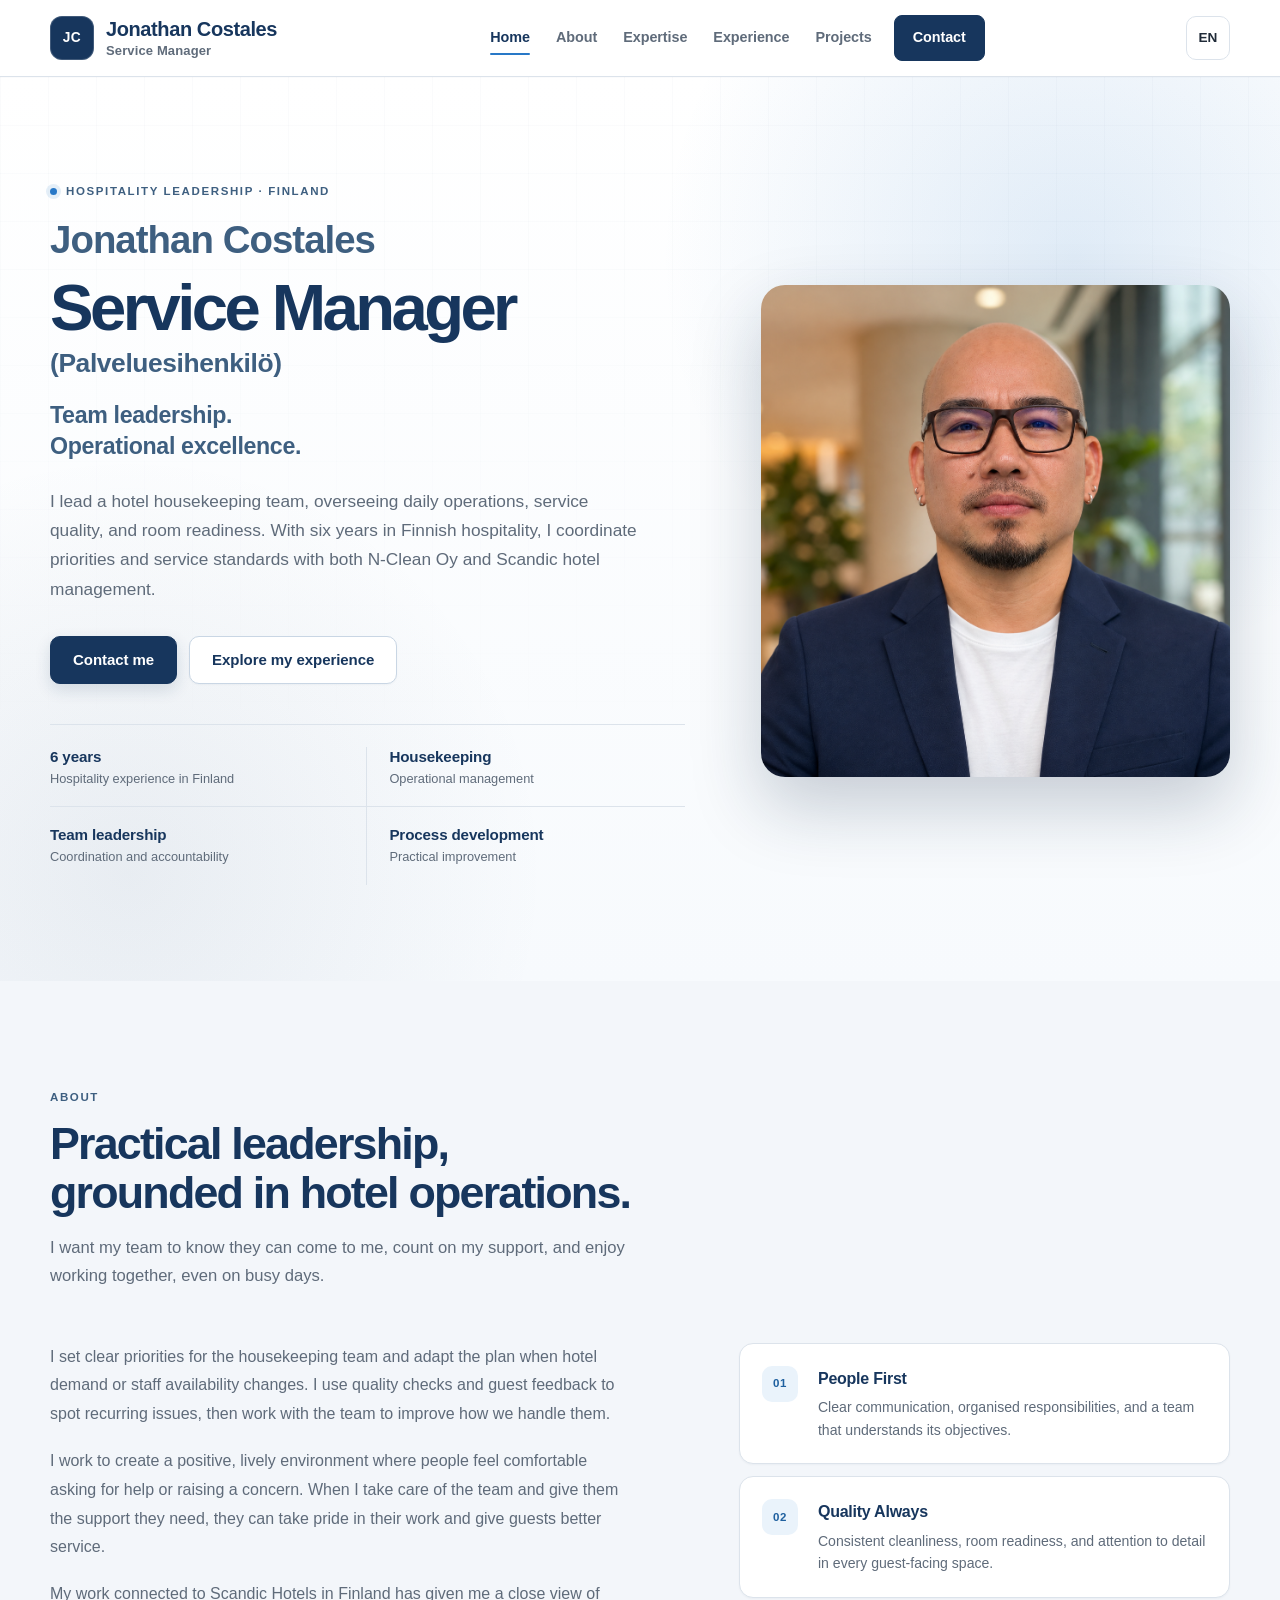
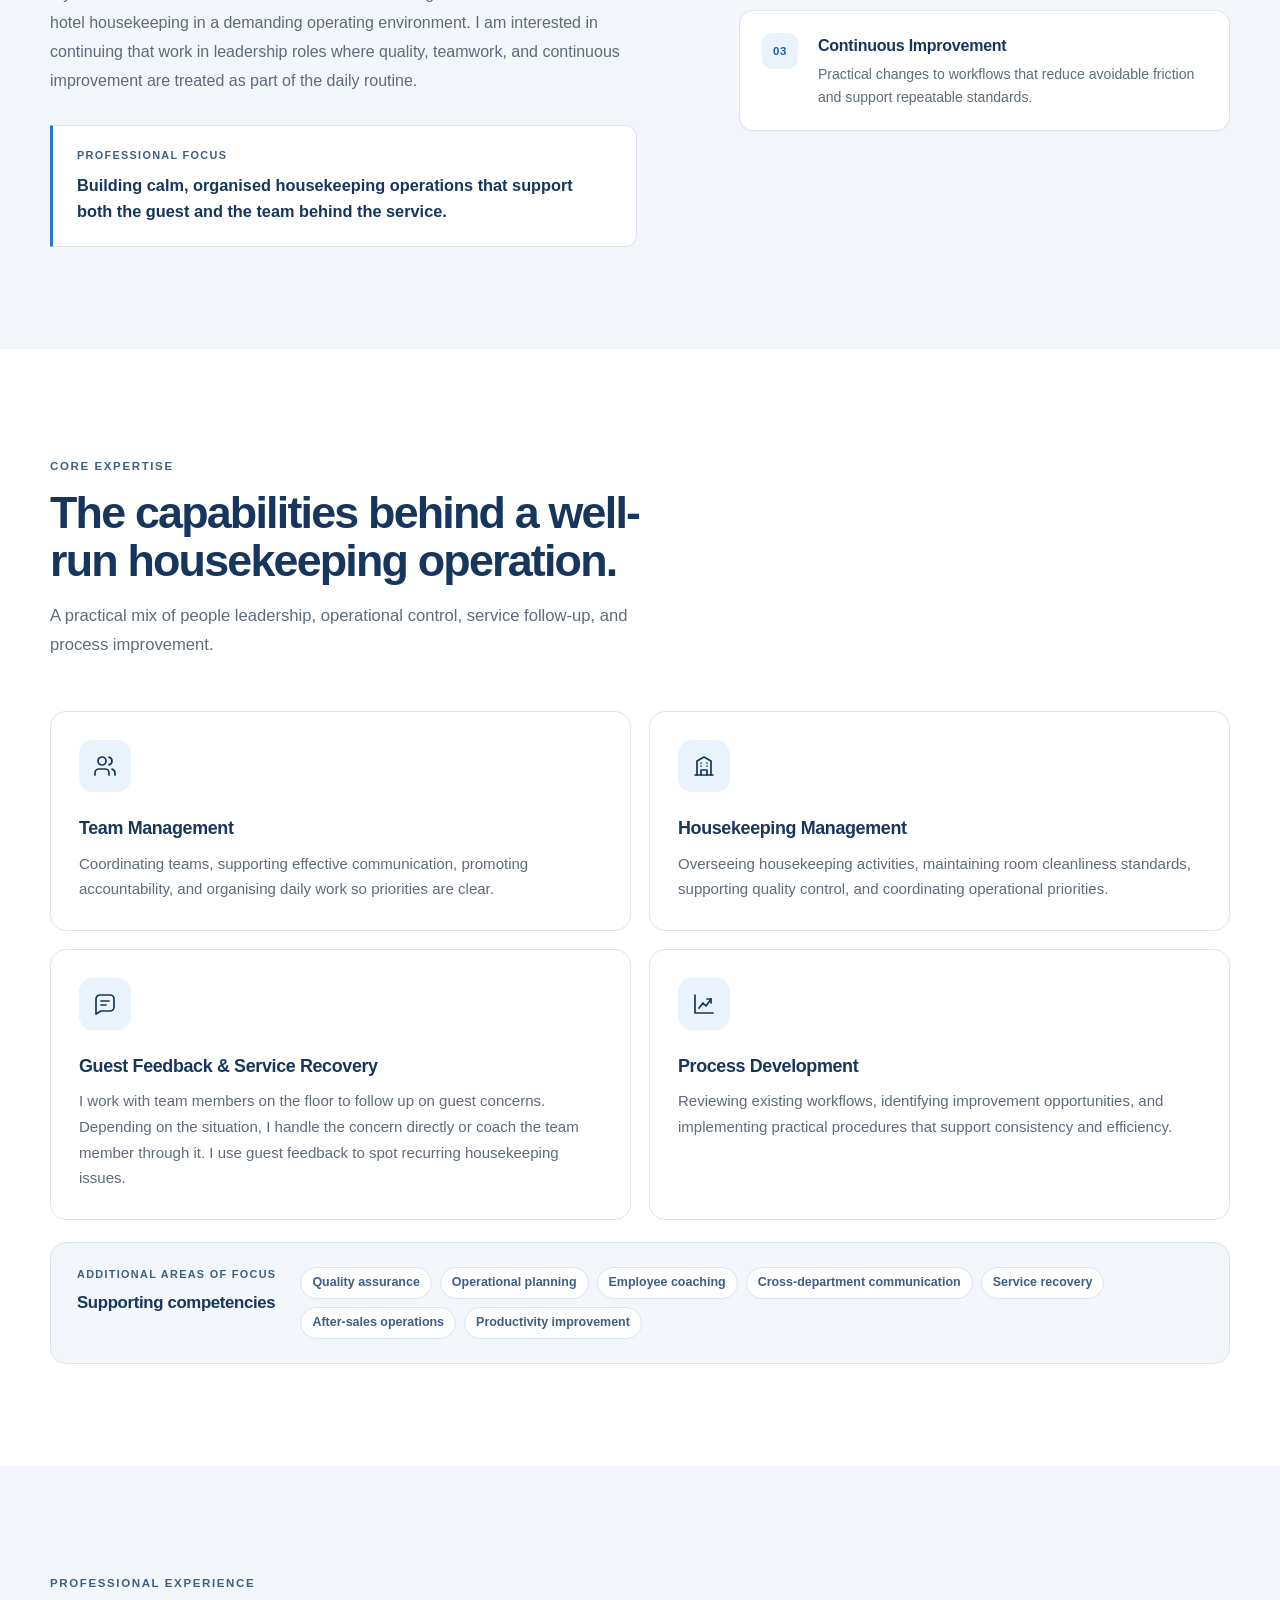
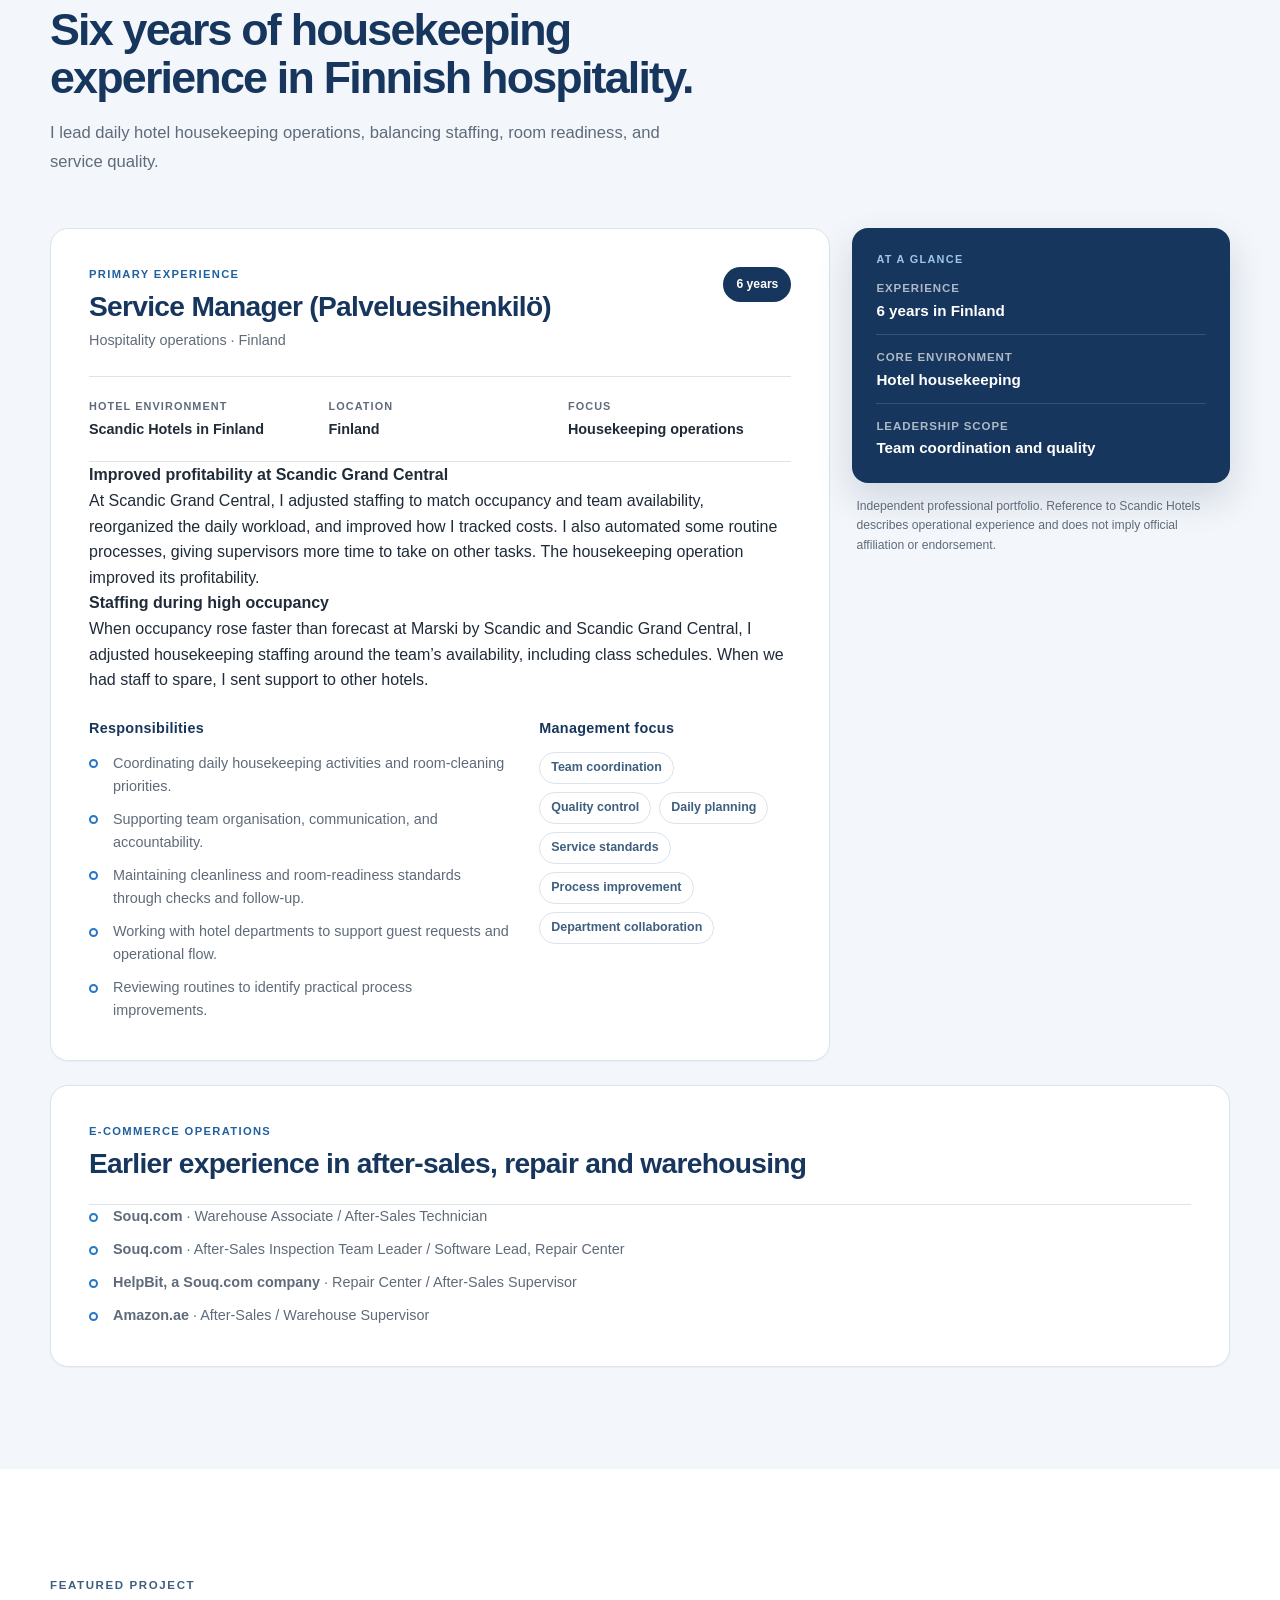
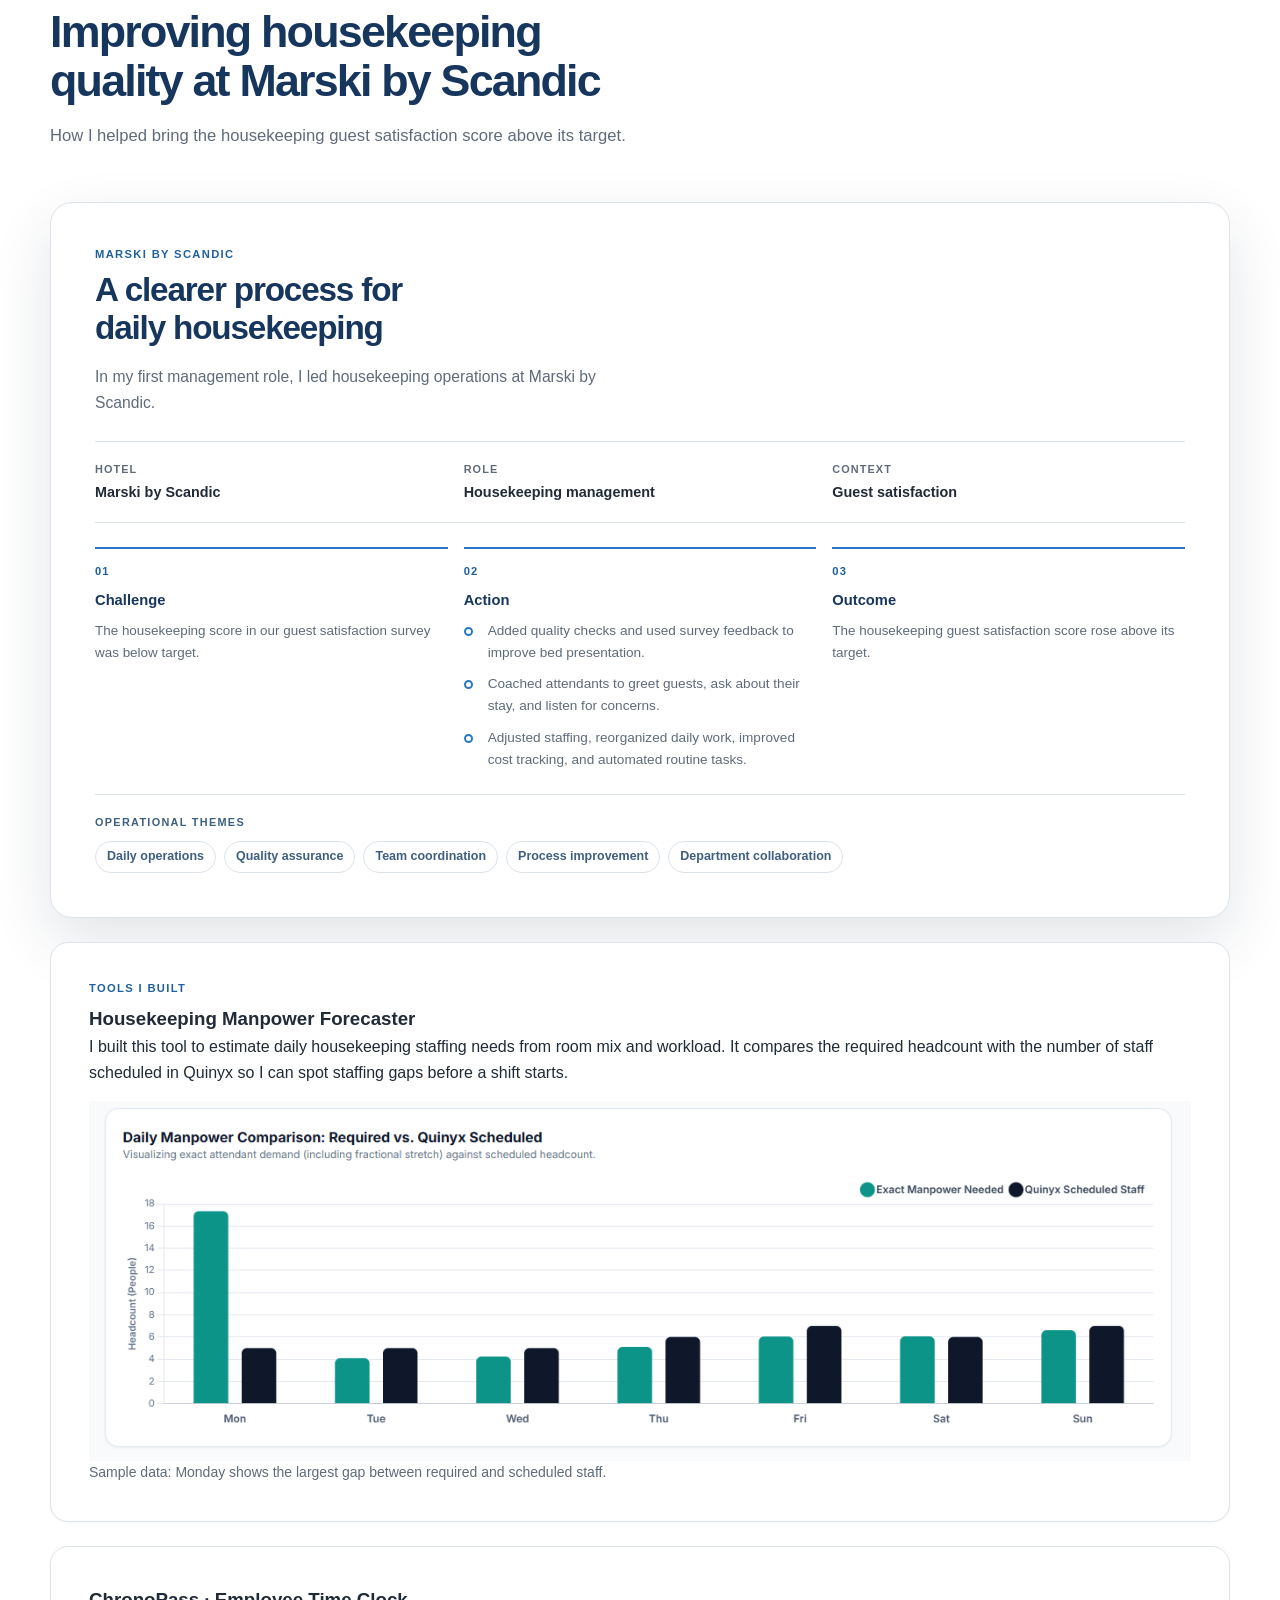
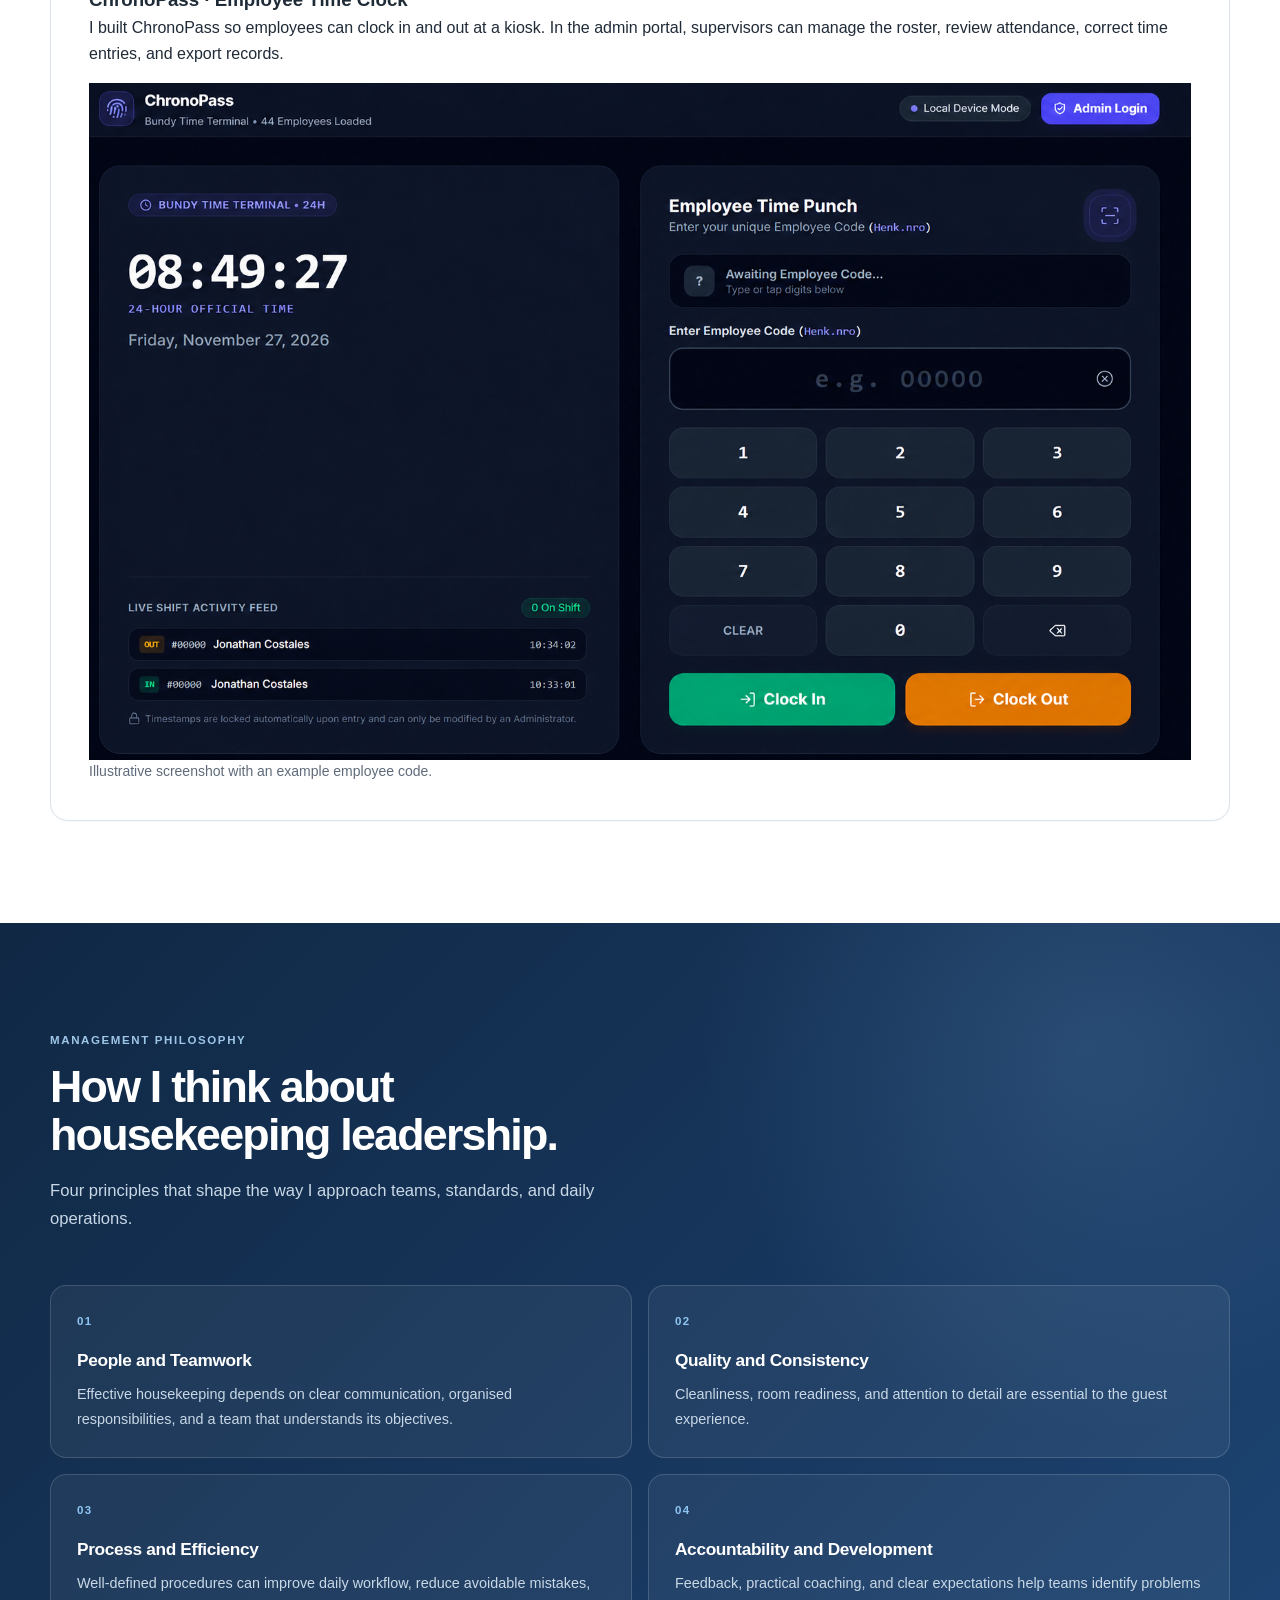
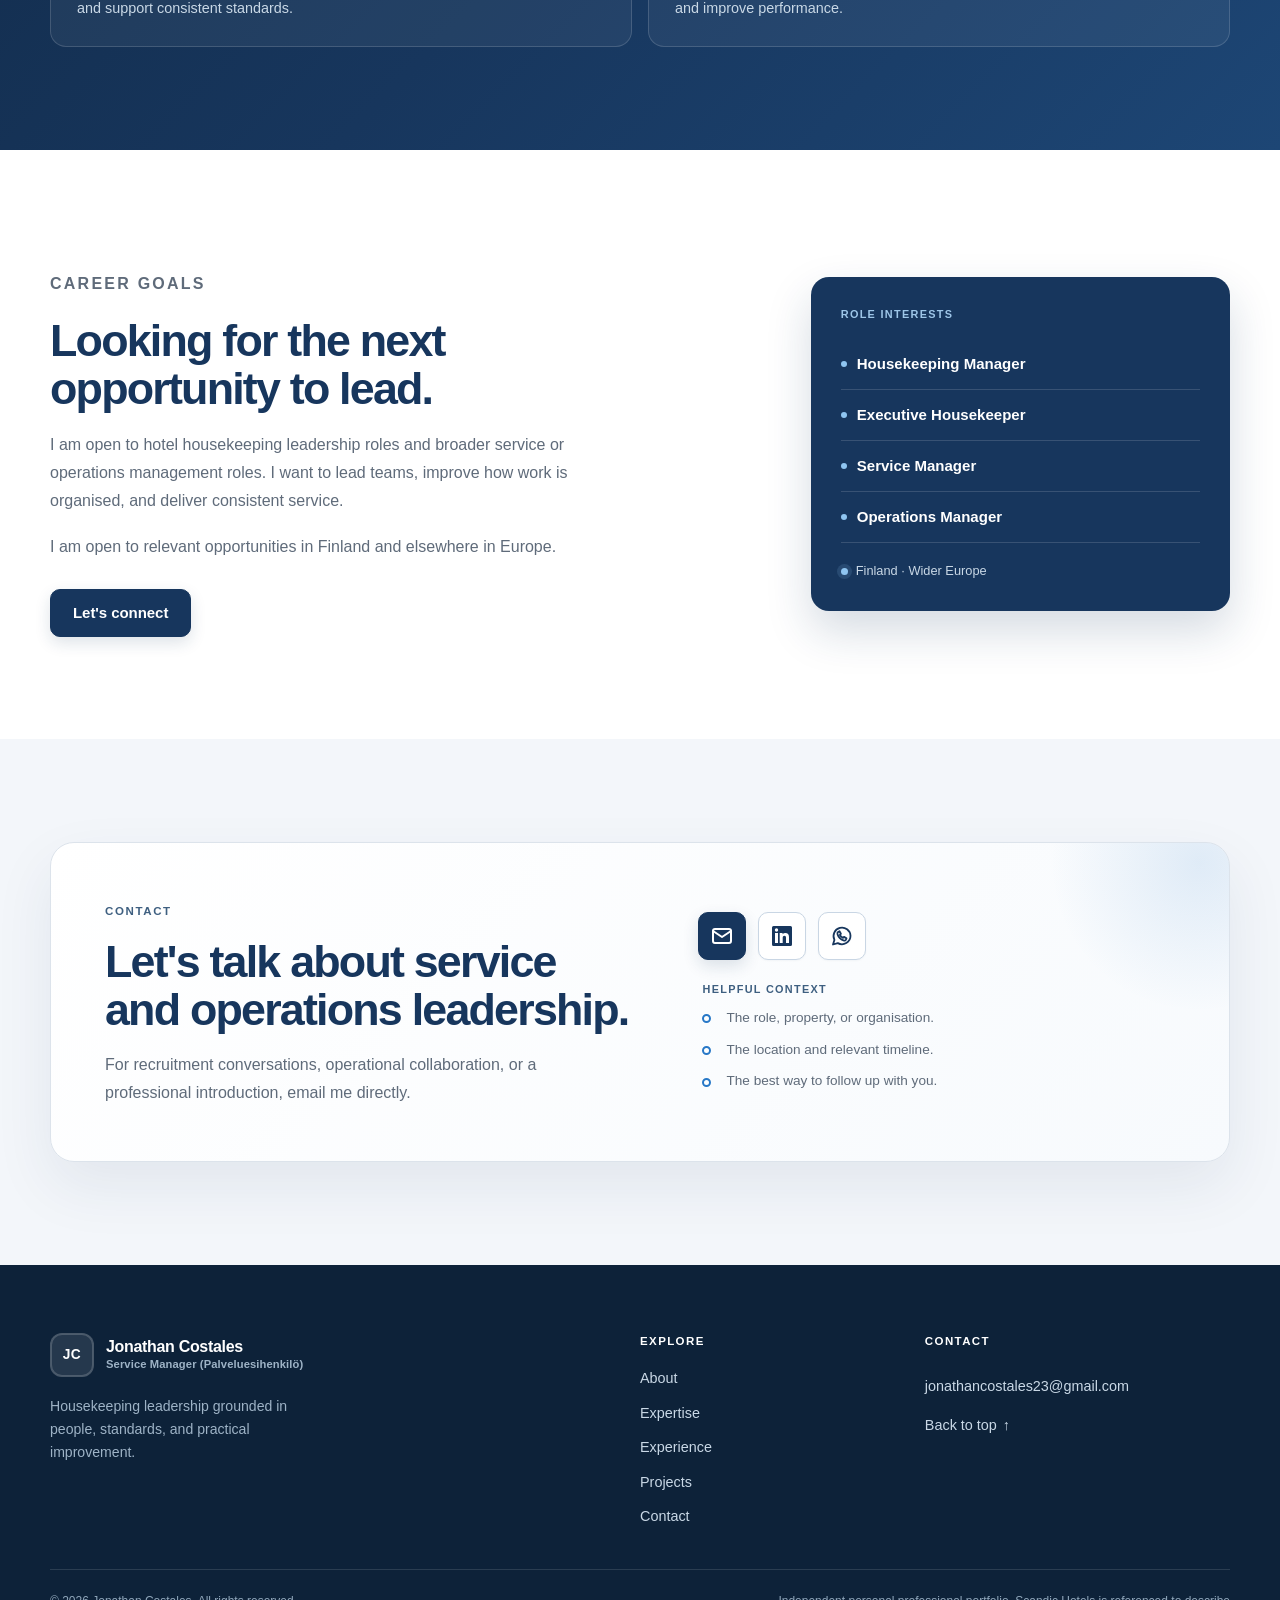
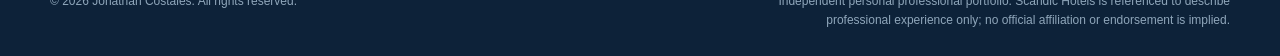
<file: index.html>
<!DOCTYPE html>
<html lang="en">
<head>
    <meta charset="UTF-8">
    <meta name="viewport" content="width=device-width, initial-scale=1.0">
    <meta name="theme-color" content="#17365D">
    <title>Jonathan Costales | Service Manager (Palveluesihenkilö)</title>
    <meta name="description" content="Jonathan Costales is a Service Manager with six years in Finnish hospitality, leading hotel housekeeping teams and improving daily operations, service quality, and team workflows.">
    <meta name="keywords" content="Service Manager (Palveluesihenkilö), Executive Housekeeper, Housekeeping Management, Hotel Operations, Hospitality Management, Team Leadership, Finland Hospitality, European Hospitality Careers">
    <meta name="author" content="Jonathan Costales">
    <meta name="robots" content="index, follow">

    <meta property="og:type" content="profile">
    <meta property="og:title" content="Jonathan Costales | Service Manager (Palveluesihenkilö)">
    <meta property="og:description" content="Jonathan Costales is a Service Manager with six years in Finnish hospitality, leading hotel housekeeping teams and improving daily operations, service quality, and team workflows.">
    <meta property="og:locale" content="en_GB">
    <meta name="twitter:card" content="summary">
    <meta name="twitter:title" content="Jonathan Costales | Service Manager (Palveluesihenkilö)">
    <meta name="twitter:description" content="Jonathan Costales is a Service Manager with six years in Finnish hospitality, leading hotel housekeeping teams and improving daily operations, service quality, and team workflows.">

    <link rel="icon" href="data:image/svg+xml,%3Csvg xmlns='http://www.w3.org/2000/svg' viewBox='0 0 64 64'%3E%3Crect width='64' height='64' rx='14' fill='%2317365D'/%3E%3Ctext x='32' y='42' text-anchor='middle' font-family='Arial,sans-serif' font-size='25' font-weight='700' fill='white'%3EJC%3C/text%3E%3C/svg%3E">
    <link rel="stylesheet" href="styles.css">
    <script src="script.js" defer></script>

    <script type="application/ld+json">
    {
        "@context": "https://schema.org",
        "@type": "Person",
        "name": "Jonathan Costales",
        "jobTitle": "Service Manager (Palveluesihenkilö)",
        "description": "Jonathan Costales is a Service Manager with six years in Finnish hospitality, leading hotel housekeeping teams and improving daily operations, service quality, and team workflows.",
        "email": "mailto:jonathancostales23@gmail.com",
        "address": {
            "@type": "PostalAddress",
            "addressCountry": "FI"
        },
        "knowsAbout": [
            "Housekeeping management",
            "Team management",
            "Process development",
            "Guest feedback and service recovery",
            "After-sales operations",
            "Hotel operations"
        ]
    }
    </script>
    <link rel="alternate" hreflang="en" href="https://jcportfolio.jonathancostales23.workers.dev/">
    <link rel="alternate" hreflang="fi" href="https://jcportfolio.jonathancostales23.workers.dev/index.fi.html">
    <link rel="alternate" hreflang="sv" href="https://jcportfolio.jonathancostales23.workers.dev/index.sv.html">
</head>
<body>
    <a class="skip-link" href="#main">Skip to main content</a>

    <header class="site-header" id="site-header">
        <div class="container header-inner">
            <a class="brand" href="#home">
                <span class="brand-mark" aria-hidden="true">JC</span>
                <span class="brand-copy">
                    <strong>Jonathan Costales</strong>
                    <span>Service Manager</span>
                </span>
            </a>

            <button class="nav-toggle" id="nav-toggle" data-close-label="Close navigation" type="button" aria-expanded="false" aria-controls="primary-navigation" aria-label="Open navigation">
                <span class="nav-toggle-bars" aria-hidden="true">
                    <span></span>
                    <span></span>
                    <span></span>
                </span>
            </button>

            <nav class="primary-nav" id="primary-navigation" aria-label="Primary navigation">
                <ul class="nav-list">
                    <li><a class="nav-link" href="#home" aria-current="location">Home</a></li>
                    <li><a class="nav-link" href="#about">About</a></li>
                    <li><a class="nav-link" href="#expertise">Expertise</a></li>
                    <li><a class="nav-link" href="#experience">Experience</a></li>
                    <li><a class="nav-link" href="#projects">Projects</a></li>
                    <li><a class="nav-link nav-contact" href="#contact">Contact</a></li>
                </ul>
            </nav>

            <details class="language-picker">
                <summary aria-label="Language: English">EN</summary>
                <div class="language-options">
                        <a href="index.html" hreflang="en" lang="en" aria-current="page">English</a>
                        <a href="index.fi.html" hreflang="fi" lang="fi">Suomi</a>
                        <a href="index.sv.html" hreflang="sv" lang="sv">Svenska</a>
                </div>
            </details>
        </div>
    </header>

    <main id="main">
        <section class="hero" id="home" aria-labelledby="hero-title">
            <div class="hero-backdrop" aria-hidden="true"></div>
            <div class="container hero-grid">
                <div class="hero-content">
                    <p class="eyebrow"><span class="status-dot" aria-hidden="true"></span> Hospitality leadership · Finland</p>
                    <h1 id="hero-title">
                        <span class="hero-name">Jonathan Costales</span>
                        <span class="hero-role">Service Manager <span class="hero-role-translation" lang="fi">(Palveluesihenkilö)</span></span>
                        <span class="hero-title-accent">Team leadership. Operational excellence.</span>
                    </h1>
                    <p class="hero-lead">I lead a hotel housekeeping team, overseeing daily operations, service quality, and room readiness. With six years in Finnish hospitality, I coordinate priorities and service standards with both N-Clean Oy and Scandic hotel management.</p>
                    <div class="hero-actions">
                        <a class="button button-primary" href="#contact">Contact me</a>
                        <a class="button button-secondary" href="#experience">Explore my experience</a>
                    </div>
                    <ul class="hero-facts" aria-label="Professional highlights">
                        <li>
                            <strong>6 years</strong>
                            <span>Hospitality experience in Finland</span>
                        </li>
                        <li>
                            <strong>Housekeeping</strong>
                            <span>Operational management</span>
                        </li>
                        <li>
                            <strong>Team leadership</strong>
                            <span>Coordination and accountability</span>
                        </li>
                        <li>
                            <strong>Process development</strong>
                            <span>Practical improvement</span>
                        </li>
                    </ul>
                </div>

                <img class="hero-portrait" src="portfolio-portrait.png" alt="Jonathan Costales wearing a navy blazer in a hotel lobby" width="1371" height="1148" fetchpriority="high">
            </div>
        </section>

        <section class="section section-soft" id="about" aria-labelledby="about-title">
            <div class="container">
                <header class="section-heading">
                    <p class="eyebrow">About</p>
                    <h2 id="about-title">Practical leadership, grounded in hotel operations.</h2>
                    <p class="section-lead">I want my team to know they can come to me, count on my support, and enjoy working together, even on busy days.</p>
                </header>

                <div class="about-grid">
                    <div class="about-copy">
                        <p>I set clear priorities for the housekeeping team and adapt the plan when hotel demand or staff availability changes. I use quality checks and guest feedback to spot recurring issues, then work with the team to improve how we handle them.</p>
                        <p>I work to create a positive, lively environment where people feel comfortable asking for help or raising a concern. When I take care of the team and give them the support they need, they can take pride in their work and give guests better service.</p>
                        <p>My work connected to Scandic Hotels in Finland has given me a close view of hotel housekeeping in a demanding operating environment. I am interested in continuing that work in leadership roles where quality, teamwork, and continuous improvement are treated as part of the daily routine.</p>

                        <div class="about-signature">
                            <span class="signature-label">Professional focus</span>
                            <p>Building calm, organised housekeeping operations that support both the guest and the team behind the service.</p>
                        </div>
                    </div>

                    <div class="principle-stack" aria-label="Professional principles">
                        <article class="principle-card">
                            <span class="principle-number" aria-hidden="true">01</span>
                            <div>
                                <h3>People First</h3>
                                <p>Clear communication, organised responsibilities, and a team that understands its objectives.</p>
                            </div>
                        </article>
                        <article class="principle-card">
                            <span class="principle-number" aria-hidden="true">02</span>
                            <div>
                                <h3>Quality Always</h3>
                                <p>Consistent cleanliness, room readiness, and attention to detail in every guest-facing space.</p>
                            </div>
                        </article>
                        <article class="principle-card">
                            <span class="principle-number" aria-hidden="true">03</span>
                            <div>
                                <h3>Continuous Improvement</h3>
                                <p>Practical changes to workflows that reduce avoidable friction and support repeatable standards.</p>
                            </div>
                        </article>
                    </div>
                </div>
            </div>
        </section>

        <section class="section" id="expertise" aria-labelledby="expertise-title">
            <div class="container">
                <header class="section-heading">
                    <p class="eyebrow">Core expertise</p>
                    <h2 id="expertise-title">The capabilities behind a well-run housekeeping operation.</h2>
                    <p class="section-lead">A practical mix of people leadership, operational control, service follow-up, and process improvement.</p>
                </header>

                <div class="expertise-grid">
                    <article class="expertise-card">
                        <div class="icon-box" aria-hidden="true">
                            <svg viewBox="0 0 24 24" width="24" height="24" fill="none" stroke="currentColor" stroke-width="1.7" stroke-linecap="round" stroke-linejoin="round">
                                <path d="M16 21v-2a4 4 0 0 0-4-4H6a4 4 0 0 0-4 4v2"></path>
                                <circle cx="9" cy="7" r="4"></circle>
                                <path d="M22 21v-2a4 4 0 0 0-3-3.87"></path>
                                <path d="M16 3.13a4 4 0 0 1 0 7.75"></path>
                            </svg>
                        </div>
                        <h3>Team Management</h3>
                        <p>Coordinating teams, supporting effective communication, promoting accountability, and organising daily work so priorities are clear.</p>
                    </article>

                    <article class="expertise-card">
                        <div class="icon-box" aria-hidden="true">
                            <svg viewBox="0 0 24 24" width="24" height="24" fill="none" stroke="currentColor" stroke-width="1.7" stroke-linecap="round" stroke-linejoin="round">
                                <path d="M3 21h18"></path>
                                <path d="M5 21V7l7-4 7 4v14"></path>
                                <path d="M9 21v-5h6v5"></path>
                                <path d="M9 9h.01M15 9h.01M9 12h.01M15 12h.01"></path>
                            </svg>
                        </div>
                        <h3>Housekeeping Management</h3>
                        <p>Overseeing housekeeping activities, maintaining room cleanliness standards, supporting quality control, and coordinating operational priorities.</p>
                    </article>

                    <article class="expertise-card">
                        <div class="icon-box" aria-hidden="true">
                            <svg viewBox="0 0 24 24" width="24" height="24" fill="none" stroke="currentColor" stroke-width="1.7" stroke-linecap="round" stroke-linejoin="round">
                                <path d="M21 15a4 4 0 0 1-4 4H8l-5 3V7a4 4 0 0 1 4-4h10a4 4 0 0 1 4 4z"></path>
                                <path d="M8 9h8M8 13h5"></path>
                            </svg>
                        </div>
                        <h3>Guest Feedback &amp; Service Recovery</h3>
                        <p>I work with team members on the floor to follow up on guest concerns. Depending on the situation, I handle the concern directly or coach the team member through it. I use guest feedback to spot recurring housekeeping issues.</p>
                    </article>

                    <article class="expertise-card">
                        <div class="icon-box" aria-hidden="true">
                            <svg viewBox="0 0 24 24" width="24" height="24" fill="none" stroke="currentColor" stroke-width="1.7" stroke-linecap="round" stroke-linejoin="round">
                                <path d="M3 3v18h18"></path>
                                <path d="M7 16l4-5 3 3 5-7"></path>
                                <path d="M15 7h4v4"></path>
                            </svg>
                        </div>
                        <h3>Process Development</h3>
                        <p>Reviewing existing workflows, identifying improvement opportunities, and implementing practical procedures that support consistency and efficiency.</p>
                    </article>
                </div>

                <div class="competency-strip">
                    <div>
                        <p class="aside-label">Additional areas of focus</p>
                        <h3>Supporting competencies</h3>
                    </div>
                    <ul class="tag-list" aria-label="Supporting competencies">
                        <li>Quality assurance</li>
                        <li>Operational planning</li>
                        <li>Employee coaching</li>
                        <li>Cross-department communication</li>
                        <li>Service recovery</li>
                            <li>After-sales operations</li>
                        <li>Productivity improvement</li>
                    </ul>
                </div>
            </div>
        </section>

        <section class="section section-soft" id="experience" aria-labelledby="experience-title">
            <div class="container">
                <header class="section-heading">
                    <p class="eyebrow">Professional experience</p>
                    <h2 id="experience-title">Six years of housekeeping experience in Finnish hospitality.</h2>
                    <p class="section-lead">I lead daily hotel housekeeping operations, balancing staffing, room readiness, and service quality.</p>
                </header>

                <div class="experience-layout">
                    <article class="experience-card">
                        <div class="experience-head">
                            <div>
                                <p class="card-kicker">Primary experience</p>
                                <h3>Service Manager (Palveluesihenkilö)</h3>
                                <p class="experience-organisation">Hospitality operations · Finland</p>
                            </div>
                            <span class="duration-badge">6 years</span>
                        </div>

                        <dl class="experience-meta">
                            <div>
                                <dt>Hotel environment</dt>
                                <dd>Scandic Hotels in Finland</dd>
                            </div>
                            <div>
                                <dt>Location</dt>
                                <dd>Finland</dd>
                            </div>
                            <div>
                                <dt>Focus</dt>
                                <dd>Housekeeping operations</dd>
                            </div>
                        </dl>

                        <div>
                            <h4>Improved profitability at Scandic Grand Central</h4>
                            <p>At Scandic Grand Central, I adjusted staffing to match occupancy and team availability, reorganized the daily workload, and improved how I tracked costs. I also automated some routine processes, giving supervisors more time to take on other tasks. The housekeeping operation improved its profitability.</p>
                            <h4>Staffing during high occupancy</h4>
                            <p>When occupancy rose faster than forecast at Marski by Scandic and Scandic Grand Central, I adjusted housekeeping staffing around the team’s availability, including class schedules. When we had staff to spare, I sent support to other hotels.</p>
                        </div>

                        <div class="experience-body">
                            <div>
                                <h4>Responsibilities</h4>
                                <ul class="check-list">
                                    <li>Coordinating daily housekeeping activities and room-cleaning priorities.</li>
                                    <li>Supporting team organisation, communication, and accountability.</li>
                                    <li>Maintaining cleanliness and room-readiness standards through checks and follow-up.</li>
                                    <li>Working with hotel departments to support guest requests and operational flow.</li>
                                    <li>Reviewing routines to identify practical process improvements.</li>
                                </ul>
                            </div>
                            <div>
                                <h4>Management focus</h4>
                                <ul class="tag-list" aria-label="Management focus areas">
                                    <li>Team coordination</li>
                                    <li>Quality control</li>
                                    <li>Daily planning</li>
                                    <li>Service standards</li>
                                    <li>Process improvement</li>
                                    <li>Department collaboration</li>
                                </ul>
                            </div>
                        </div>
                    </article>

                    <aside class="experience-aside" aria-label="Experience summary">
                        <div class="aside-card">
                            <p class="aside-label">At a glance</p>
                            <ul class="stat-list">
                                <li>
                                    <span>Experience</span>
                                    <strong>6 years in Finland</strong>
                                </li>
                                <li>
                                    <span>Core environment</span>
                                    <strong>Hotel housekeeping</strong>
                                </li>
                                <li>
                                    <span>Leadership scope</span>
                                    <strong>Team coordination and quality</strong>
                                </li>
                            </ul>
                        </div>
                        <p class="integrity-note">Independent professional portfolio. Reference to Scandic Hotels describes operational experience and does not imply official affiliation or endorsement.</p>
                    </aside>
                </div>

                <article class="experience-card" style="margin-top: 24px;">
                    <div class="experience-head">
                        <div>
                            <p class="card-kicker">E-commerce operations</p>
                            <h3>Earlier experience in after-sales, repair and warehousing</h3>
                        </div>
                    </div>
                    <ul class="check-list">
                        <li><strong>Souq.com</strong> · Warehouse Associate / After-Sales Technician</li>
                        <li><strong>Souq.com</strong> · After-Sales Inspection Team Leader / Software Lead, Repair Center</li>
                        <li><strong>HelpBit, a Souq.com company</strong> · Repair Center / After-Sales Supervisor</li>
                        <li><strong>Amazon.ae</strong> · After-Sales / Warehouse Supervisor</li>
                    </ul>
                </article>
            </div>
        </section>

        <section class="section" id="projects" aria-labelledby="projects-title">
            <div class="container">
                <header class="section-heading">
                    <p class="eyebrow">Featured project</p>
                    <h2 id="projects-title">Improving housekeeping quality at Marski by Scandic</h2>
                    <p class="section-lead">How I helped bring the housekeeping guest satisfaction score above its target.</p>
                </header>

                <article class="project-feature" style="grid-template-columns: minmax(0, 1fr);">
                    <div class="project-content">
                        <p class="card-kicker">Marski by Scandic</p>
                        <h3>A clearer process for daily housekeeping</h3>
                        <p class="project-summary">In my first management role, I led housekeeping operations at Marski by Scandic.</p>

                        <dl class="project-meta">
                            <div>
                                <dt>Hotel</dt>
                                <dd>Marski by Scandic</dd>
                            </div>
                            <div>
                                <dt>Role</dt>
                                <dd>Housekeeping management</dd>
                            </div>
                            <div>
                                <dt>Context</dt>
                                <dd>Guest satisfaction</dd>
                            </div>
                        </dl>

                        <div class="project-story">
                            <div class="story-step">
                                <span class="story-number" aria-hidden="true">01</span>
                                <h4>Challenge</h4>
                                <p>The housekeeping score in our guest satisfaction survey was below target.</p>
                            </div>
                            <div class="story-step">
                                <span class="story-number" aria-hidden="true">02</span>
                                <h4>Action</h4>
                                <ul class="check-list check-list-small">
                                    <li>Added quality checks and used survey feedback to improve bed presentation.</li>
                                    <li>Coached attendants to greet guests, ask about their stay, and listen for concerns.</li>
                                    <li>Adjusted staffing, reorganized daily work, improved cost tracking, and automated routine tasks.</li>
                                </ul>
                            </div>
                            <div class="story-step">
                                <span class="story-number" aria-hidden="true">03</span>
                                <h4>Outcome</h4>
                                <p>The housekeeping guest satisfaction score rose above its target.</p>
                            </div>
                        </div>

                        <div class="project-themes">
                            <p class="aside-label">Operational themes</p>
                            <ul class="tag-list" aria-label="Project operational themes">
                                <li>Daily operations</li>
                                <li>Quality assurance</li>
                                <li>Team coordination</li>
                                <li>Process improvement</li>
                                <li>Department collaboration</li>
                            </ul>
                        </div>
                    </div>
                </article>

                <article class="experience-card" style="margin-top: 24px;">
                    <p class="card-kicker">Tools I built</p>
                    <h3>Housekeeping Manpower Forecaster</h3>
                    <p>I built this tool to estimate daily housekeeping staffing needs from room mix and workload. It compares the required headcount with the number of staff scheduled in Quinyx so I can spot staffing gaps before a shift starts.</p>
                    <img src="forecaster-staffing-comparison.png" width="1256" height="410" loading="lazy" style="display: block; width: 100%; height: auto; margin-top: 16px;" alt="Weekly staffing chart comparing housekeeping headcount needed with staff scheduled in Quinyx. Monday shows the largest staffing gap.">
                    <p style="font-size: 0.875rem; color: var(--muted);">Sample data: Monday shows the largest gap between required and scheduled staff.</p>
                </article>

                <article class="experience-card" style="margin-top: 24px;">
                    <h3>ChronoPass · Employee Time Clock</h3>
                    <p>I built ChronoPass so employees can clock in and out at a kiosk. In the admin portal, supervisors can manage the roster, review attendance, correct time entries, and export records.</p>
                    <img src="chronopass-kiosk-demo.png" width="1600" height="983" loading="lazy" style="display: block; width: 100%; height: auto; margin-top: 16px;" alt="ChronoPass employee time clock kiosk showing a numeric keypad and Clock In and Clock Out controls.">
                    <p style="font-size: 0.875rem; color: var(--muted);">Illustrative screenshot with an example employee code.</p>
                </article>
            </div>
        </section>

        <section class="section section-dark" id="philosophy" aria-labelledby="philosophy-title">
            <div class="container">
                <header class="section-heading">
                    <p class="eyebrow">Management philosophy</p>
                    <h2 id="philosophy-title">How I think about housekeeping leadership.</h2>
                    <p class="section-lead">Four principles that shape the way I approach teams, standards, and daily operations.</p>
                </header>

                <div class="philosophy-grid">
                    <article class="philosophy-card">
                        <span class="philosophy-number" aria-hidden="true">01</span>
                        <h3>People and Teamwork</h3>
                        <p>Effective housekeeping depends on clear communication, organised responsibilities, and a team that understands its objectives.</p>
                    </article>
                    <article class="philosophy-card">
                        <span class="philosophy-number" aria-hidden="true">02</span>
                        <h3>Quality and Consistency</h3>
                        <p>Cleanliness, room readiness, and attention to detail are essential to the guest experience.</p>
                    </article>
                    <article class="philosophy-card">
                        <span class="philosophy-number" aria-hidden="true">03</span>
                        <h3>Process and Efficiency</h3>
                        <p>Well-defined procedures can improve daily workflow, reduce avoidable mistakes, and support consistent standards.</p>
                    </article>
                    <article class="philosophy-card">
                        <span class="philosophy-number" aria-hidden="true">04</span>
                        <h3>Accountability and Development</h3>
                        <p>Feedback, practical coaching, and clear expectations help teams identify problems and improve performance.</p>
                    </article>
                </div>
            </div>
        </section>

        <section class="section" id="goals" aria-labelledby="goals-title">
            <div class="container goals-grid">
                <div class="goals-copy">
                    <p class="eyebrow">Career goals</p>
                    <h2 id="goals-title">Looking for the next opportunity to lead.</h2>
                    <p>I am open to hotel housekeeping leadership roles and broader service or operations management roles. I want to lead teams, improve how work is organised, and deliver consistent service.</p>
                    <p>I am open to relevant opportunities in Finland and elsewhere in Europe.</p>
                    <a class="button button-primary" href="#contact">Let's connect</a>
                </div>

                <aside class="goals-card" aria-label="Role interests">
                    <p class="aside-label">Role interests</p>
                    <ul class="role-list">
                        <li>Housekeeping Manager</li>
                        <li>Executive Housekeeper</li>
                        <li>Service Manager</li>
                        <li>Operations Manager</li>
                    </ul>
                    <div class="goals-location">
                        <span class="status-dot status-dot-light" aria-hidden="true"></span>
                        Finland · Wider Europe
                    </div>
                </aside>
            </div>
        </section>

        <section class="section section-soft" id="contact" aria-labelledby="contact-title">
            <div class="container">
                <div class="contact-panel">
                    <div class="contact-intro">
                        <p class="eyebrow">Contact</p>
                        <h2 id="contact-title">Let's talk about service and operations leadership.</h2>
                        <p>For recruitment conversations, operational collaboration, or a professional introduction, email me directly.</p>
                    </div>

                    <div class="contact-actions">
                        <div class="contact-icon-links">
                            <a class="button button-primary contact-icon-link" href="mailto:jonathancostales23@gmail.com" aria-label="Email me" title="Email me">
                                <svg width="24" height="24" viewBox="0 0 24 24" fill="none" stroke="currentColor" stroke-width="2" stroke-linecap="round" stroke-linejoin="round" aria-hidden="true" focusable="false">
                                    <rect x="3" y="5" width="18" height="14" rx="2"></rect>
                                    <path d="m3 7 9 6 9-6"></path>
                                </svg>
                            </a>
                            <a class="button button-secondary contact-icon-link" href="https://www.linkedin.com/in/jonathan-costales-088277143/" target="_blank" rel="noopener noreferrer" aria-label="LinkedIn profile (opens in a new tab)" title="LinkedIn">
                                <svg width="24" height="24" viewBox="0 0 24 24" fill="currentColor" aria-hidden="true" focusable="false">
                                    <path d="M20.5 2h-17A1.5 1.5 0 0 0 2 3.5v17A1.5 1.5 0 0 0 3.5 22h17a1.5 1.5 0 0 0 1.5-1.5v-17A1.5 1.5 0 0 0 20.5 2ZM8 19H5V9h3v10ZM6.5 7.7a1.7 1.7 0 1 1 0-3.4 1.7 1.7 0 0 1 0 3.4ZM19 19h-3v-5.2c0-1.3-.5-2-1.5-2-1.2 0-1.8.8-1.8 2V19h-3V9h2.9v1.3A3.3 3.3 0 0 1 15.5 9c2.2 0 3.5 1.4 3.5 4v6Z"></path>
                                </svg>
                            </a>
                            <a class="button button-secondary contact-icon-link" href="https://wa.me/358456675100" target="_blank" rel="noopener noreferrer" aria-label="Message me on WhatsApp (opens in a new tab)" title="WhatsApp">
                                <svg width="24" height="24" viewBox="0 0 24 24" fill="none" stroke="currentColor" stroke-width="1.8" stroke-linecap="round" stroke-linejoin="round" aria-hidden="true" focusable="false">
                                    <path d="M20.5 11.7a8.5 8.5 0 0 1-12.7 7.4L3 20.5l1.4-4.6a8.5 8.5 0 1 1 16.1-4.2Z"></path>
                                    <path d="m8 8 1.5-.7 1.4 2.5-1 1c.6 1.4 1.7 2.5 3.1 3.1l1-1 2.5 1.4-.7 1.5c-.4.8-1.4.9-2.3.6-2.8-.9-5-3.1-5.9-5.9-.3-.9-.4-2 .4-2.5Z"></path>
                                </svg>
                            </a>
                        </div>

                        <div class="contact-guidance">
                            <p class="aside-label">Helpful context</p>
                            <ul class="check-list check-list-small">
                                <li>The role, property, or organisation.</li>
                                <li>The location and relevant timeline.</li>
                                <li>The best way to follow up with you.</li>
                            </ul>
                        </div>
                    </div>
                </div>
            </div>
        </section>
    </main>

    <footer class="site-footer">
        <div class="container">
            <div class="footer-grid">
                <div class="footer-brand">
                    <a class="brand brand-footer" href="#home">
                        <span class="brand-mark" aria-hidden="true">JC</span>
                        <span class="brand-copy">
                            <strong>Jonathan Costales</strong>
                            <span>Service Manager (Palveluesihenkilö)</span>
                        </span>
                    </a>
                    <p>Housekeeping leadership grounded in people, standards, and practical improvement.</p>
                </div>

                <nav class="footer-nav" aria-label="Footer navigation">
                    <h2 class="footer-heading">Explore</h2>
                    <ul>
                        <li><a href="#about">About</a></li>
                        <li><a href="#expertise">Expertise</a></li>
                        <li><a href="#experience">Experience</a></li>
                        <li><a href="#projects">Projects</a></li>
                        <li><a href="#contact">Contact</a></li>
                    </ul>
                </nav>

                <div class="footer-contact">
                    <h2 class="footer-heading">Contact</h2>
                    <a href="mailto:jonathancostales23@gmail.com">jonathancostales23@gmail.com</a>
                    <a class="footer-top-link" href="#home">Back to top <span aria-hidden="true">↑</span></a>
                </div>
            </div>

            <div class="footer-bottom">
                <p>&copy; <span id="year">2026</span> Jonathan Costales. All rights reserved.</p>
                <p>Independent personal professional portfolio. Scandic Hotels is referenced to describe professional experience only; no official affiliation or endorsement is implied.</p>
            </div>
        </div>
    </footer>

    <button class="back-to-top" id="back-to-top" type="button">
        <span class="visually-hidden">Back to top</span>
        <svg viewBox="0 0 24 24" width="20" height="20" fill="none" stroke="currentColor" stroke-width="2" stroke-linecap="round" stroke-linejoin="round" aria-hidden="true">
            <path d="M12 19V5"></path>
            <path d="m5 12 7-7 7 7"></path>
        </svg>
    </button>
</body>
</html>
</file>
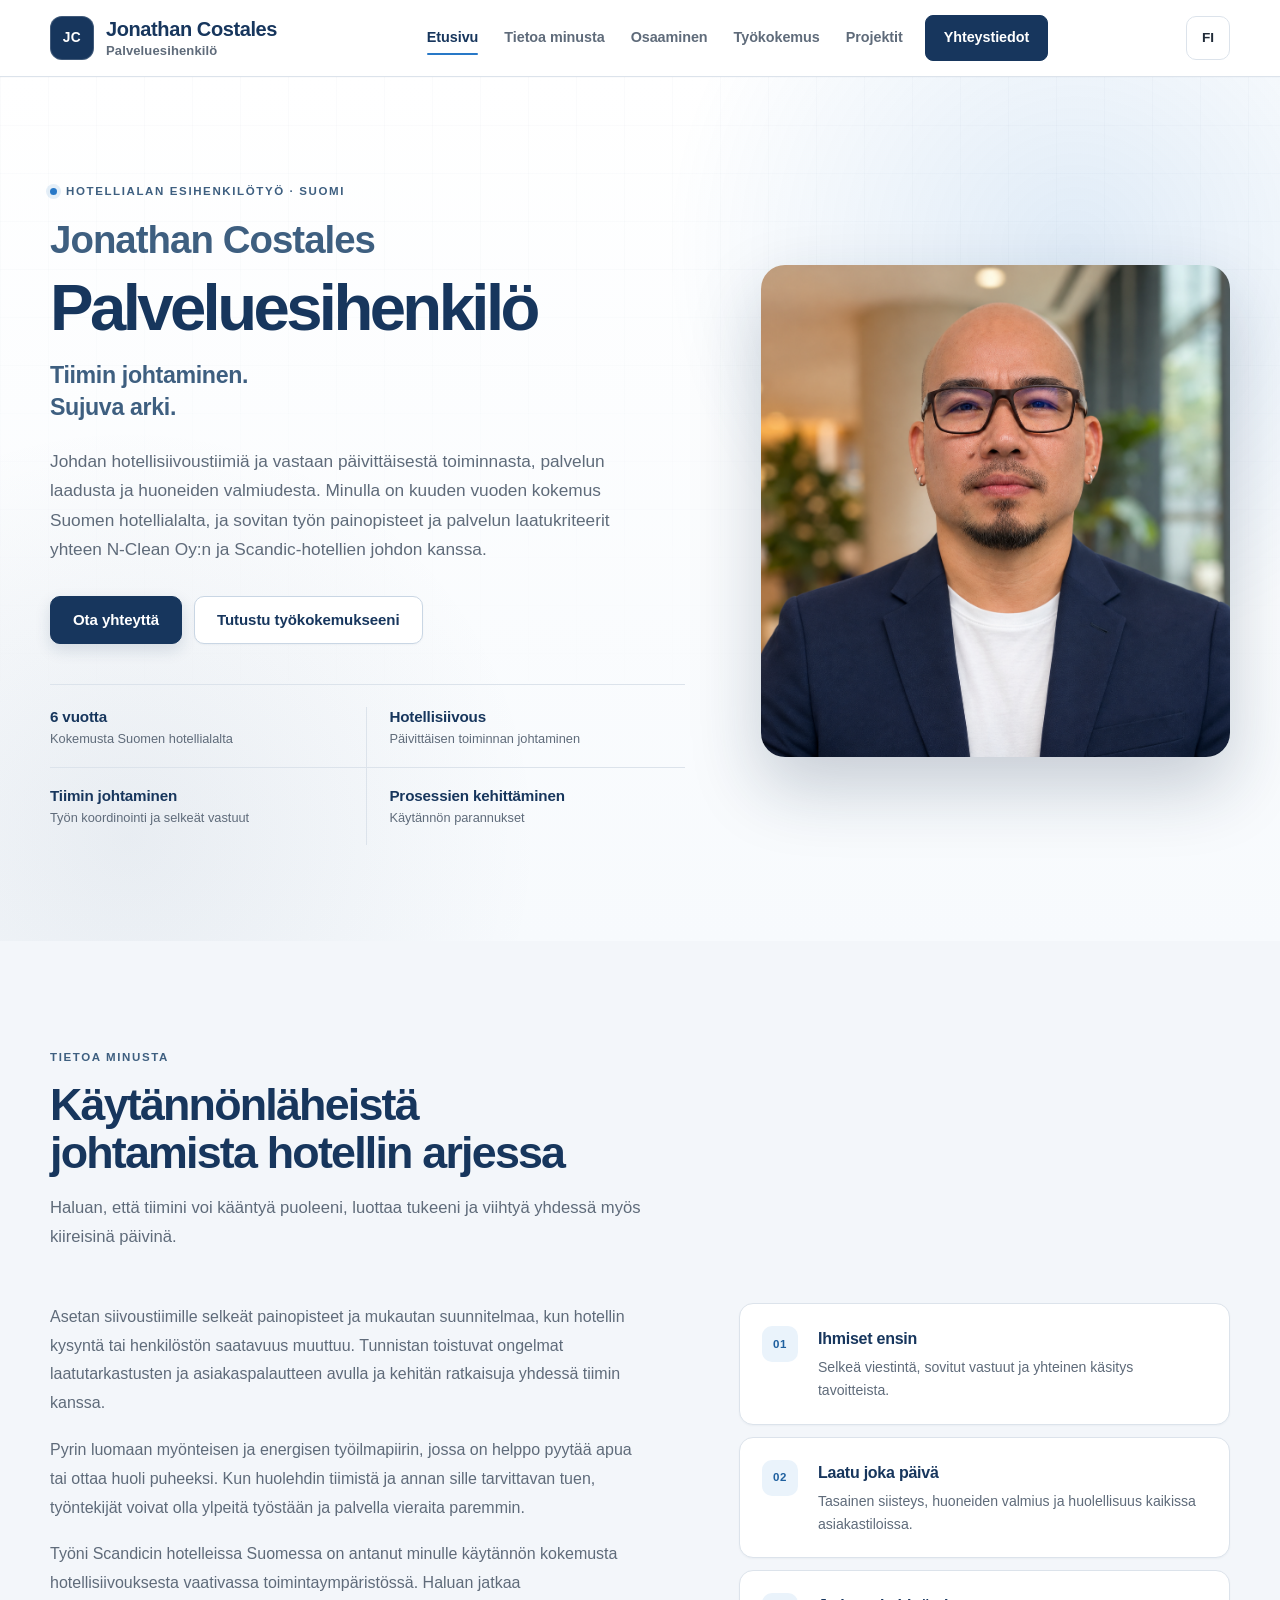
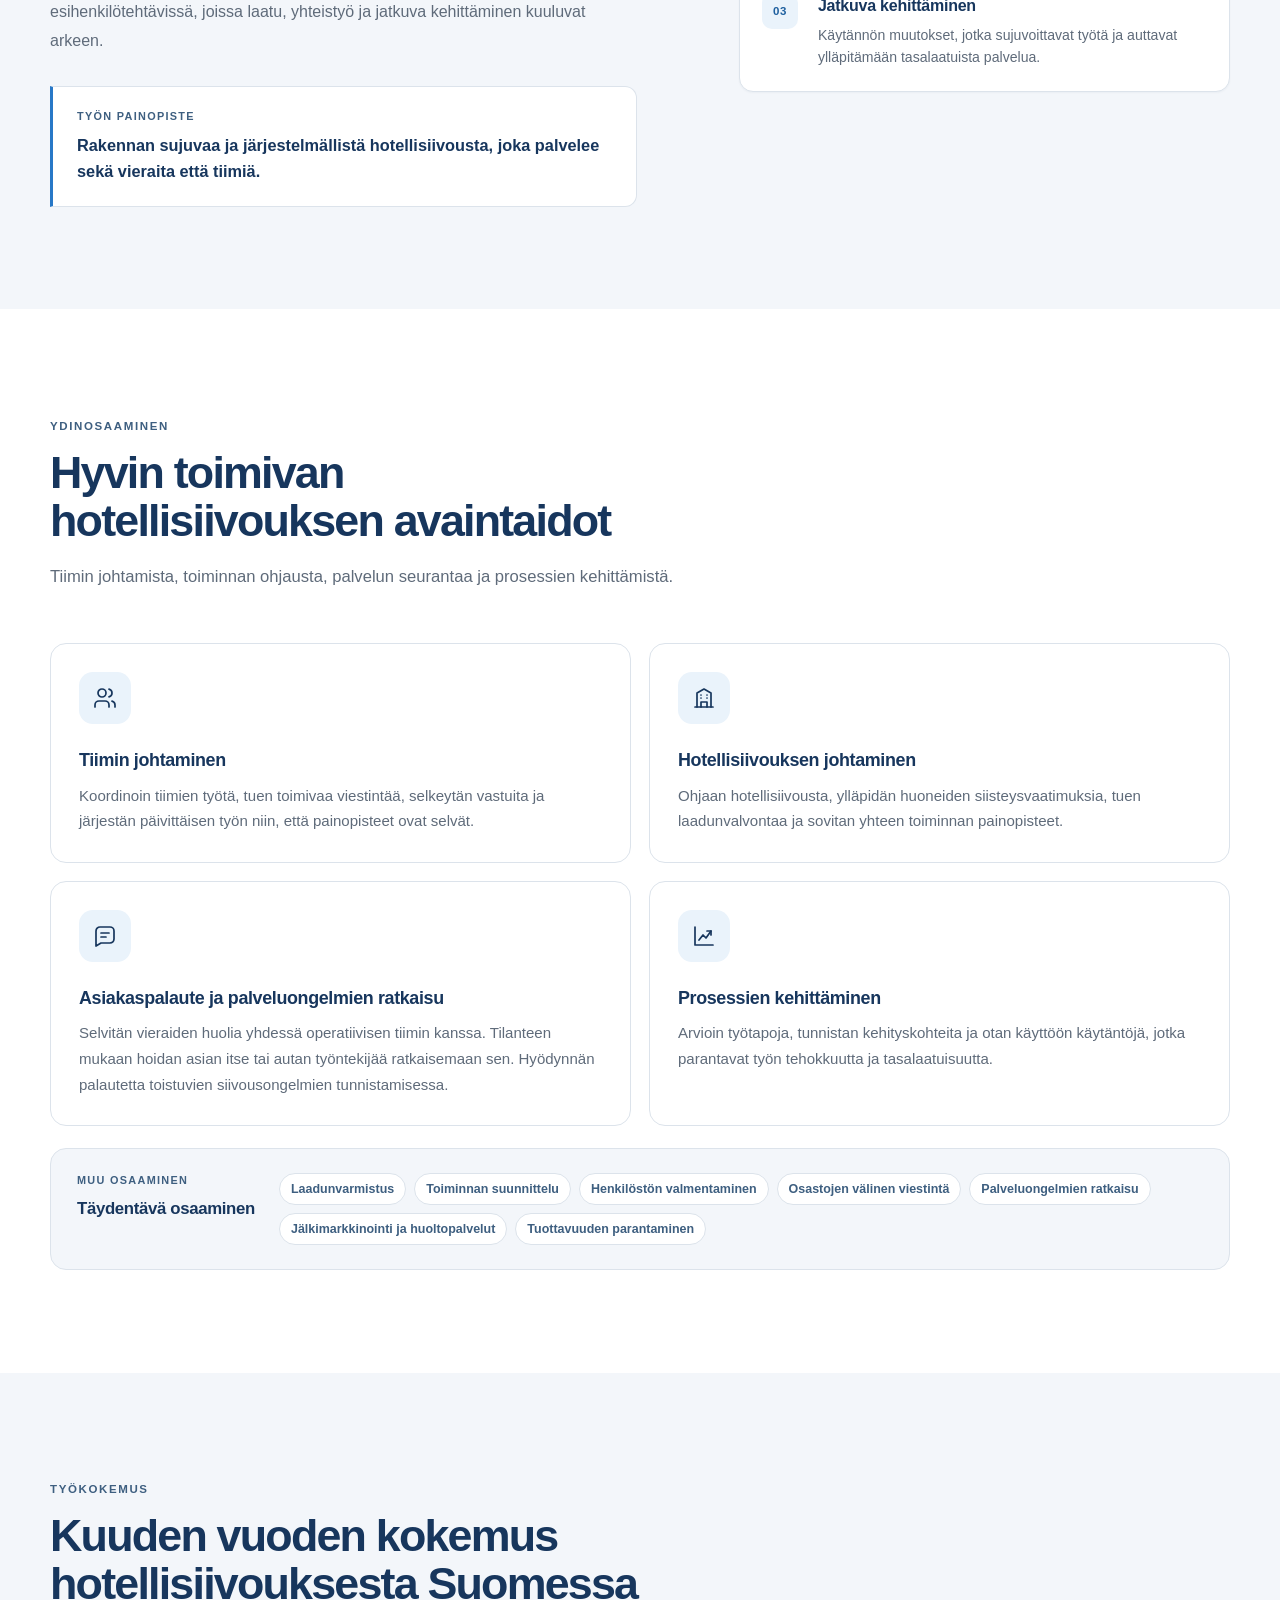
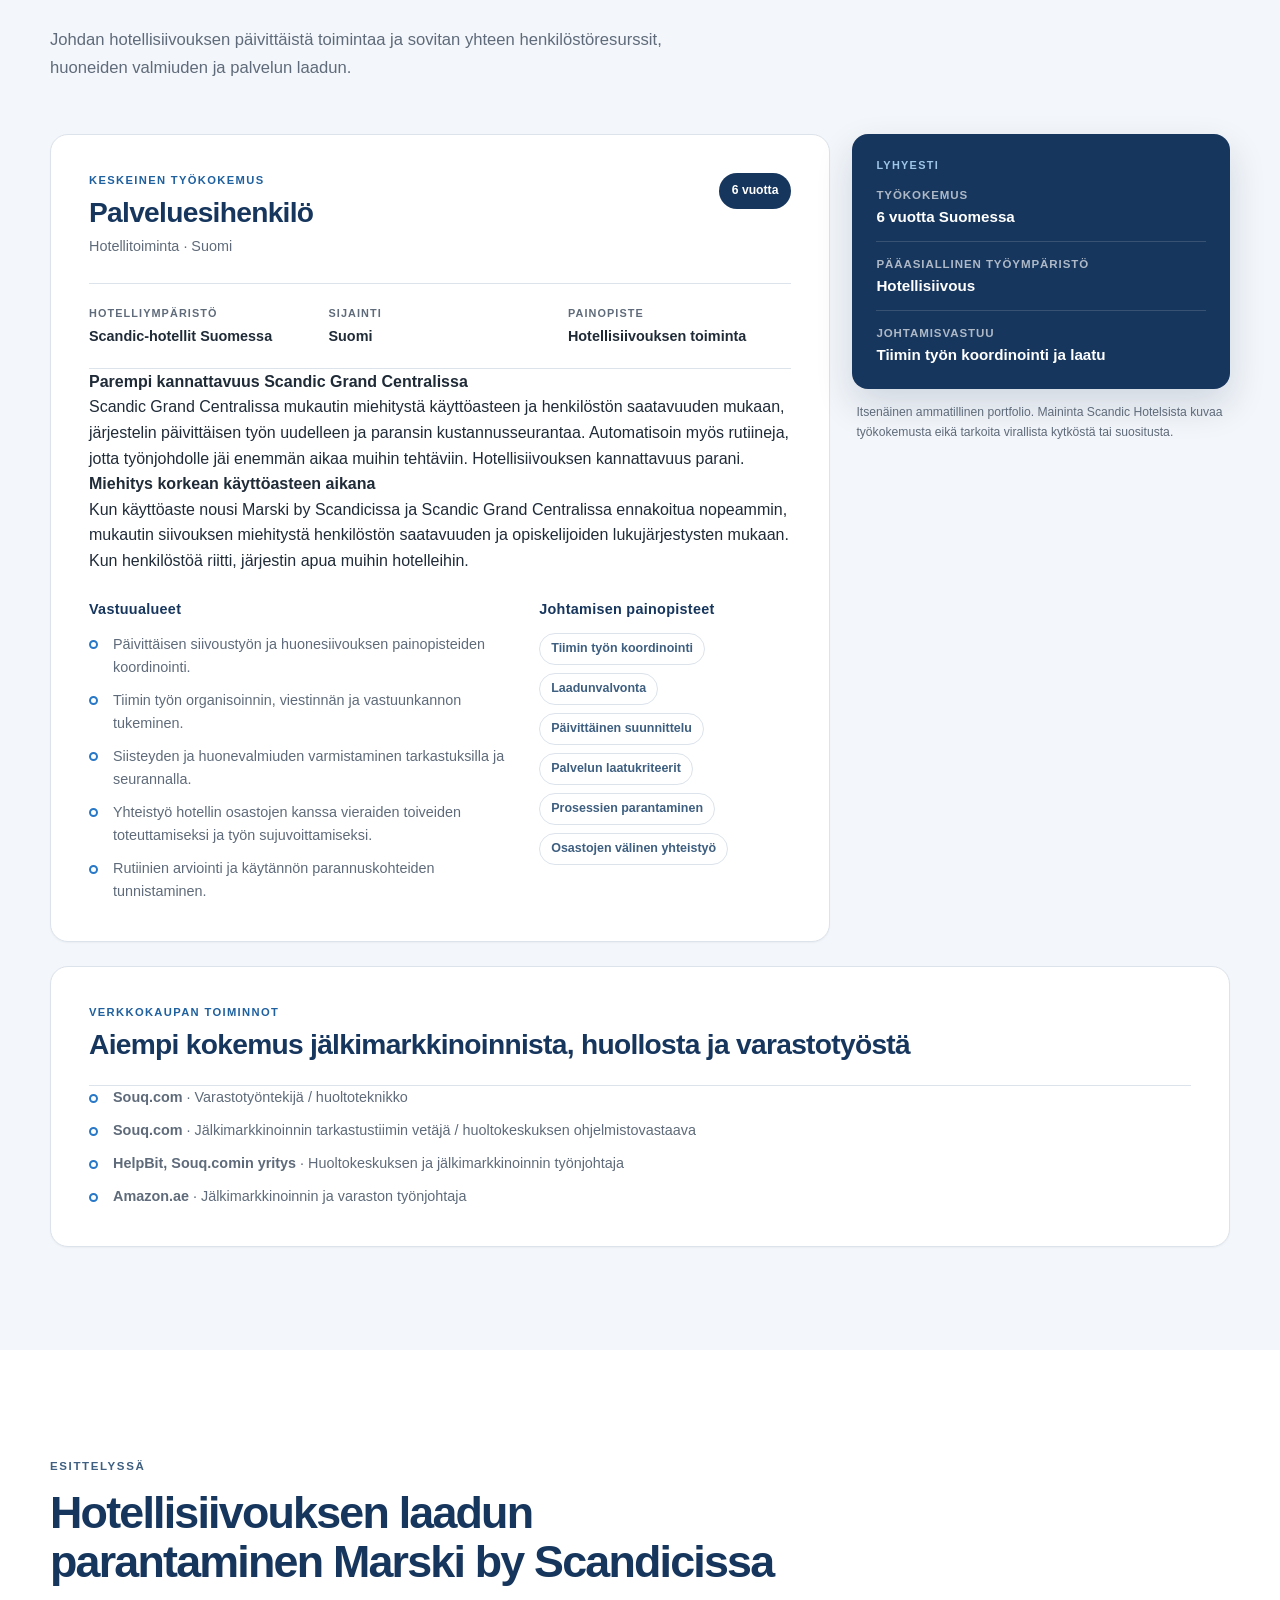
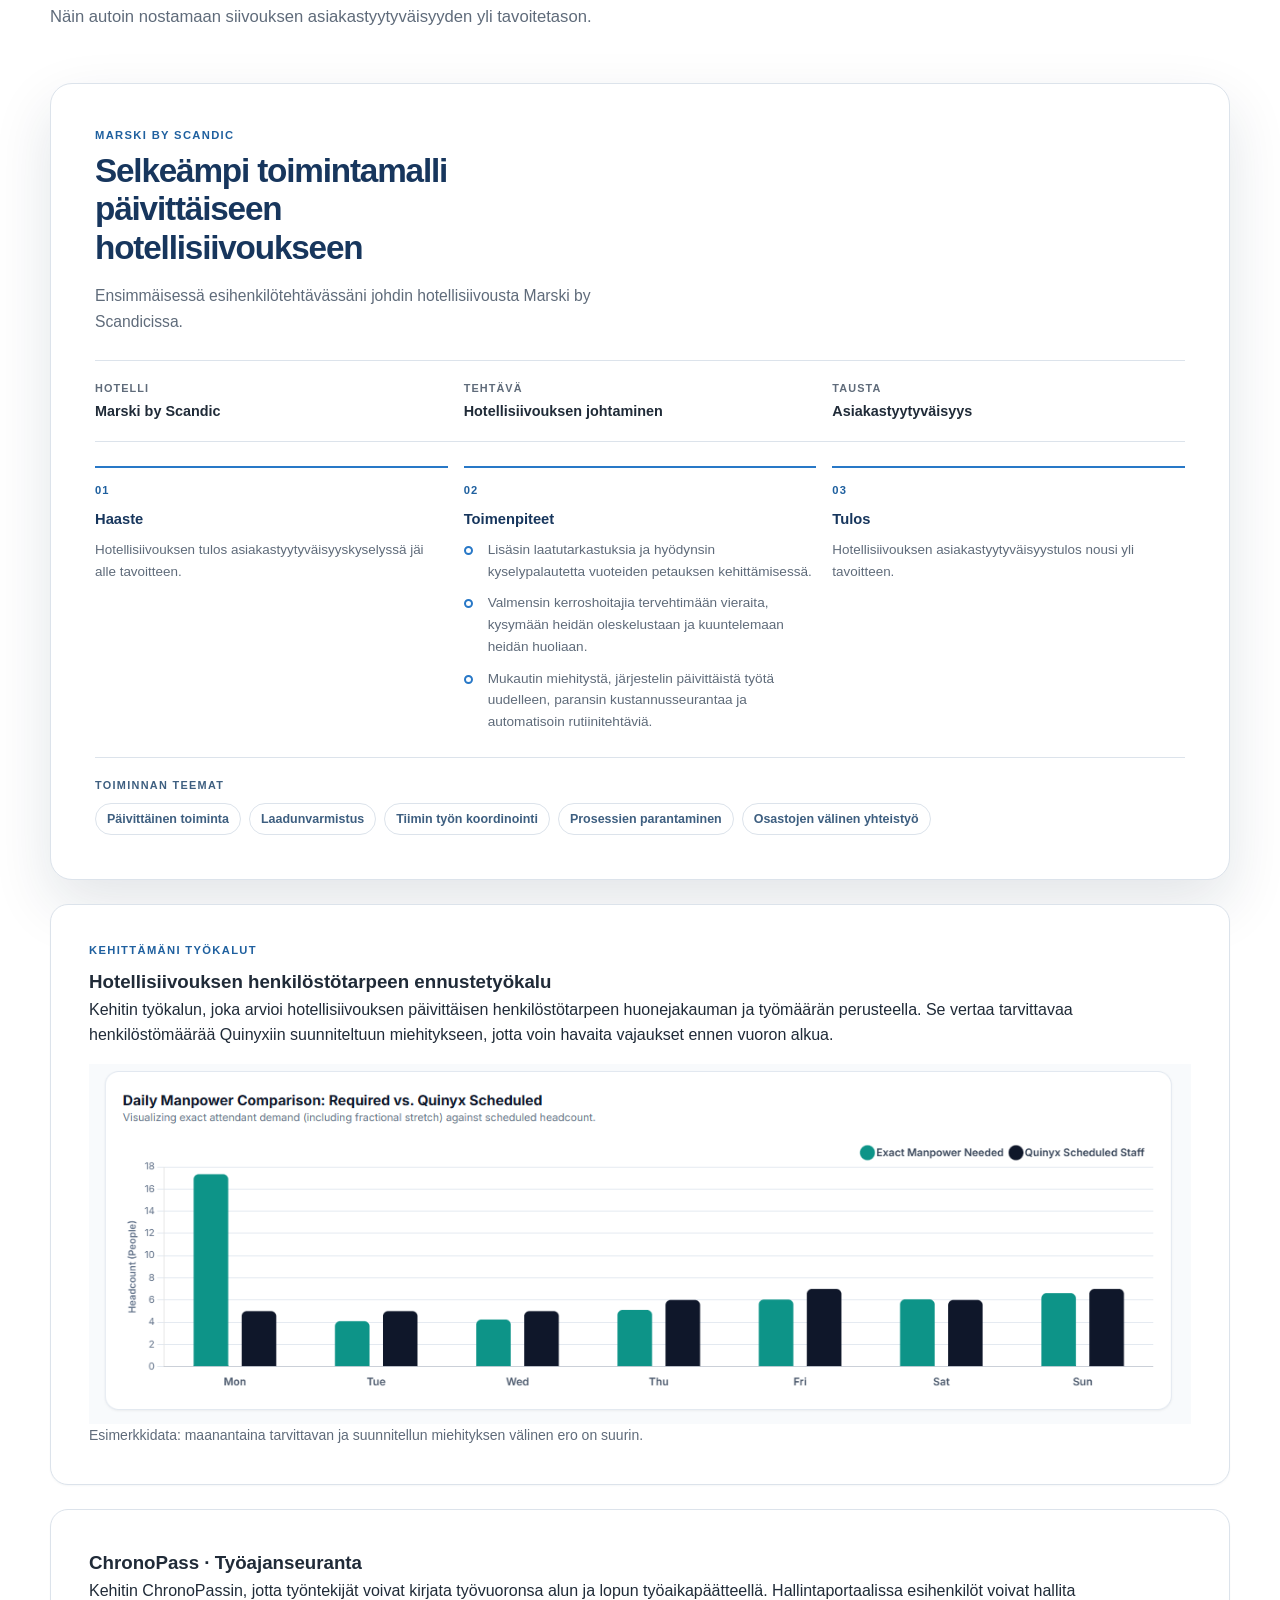
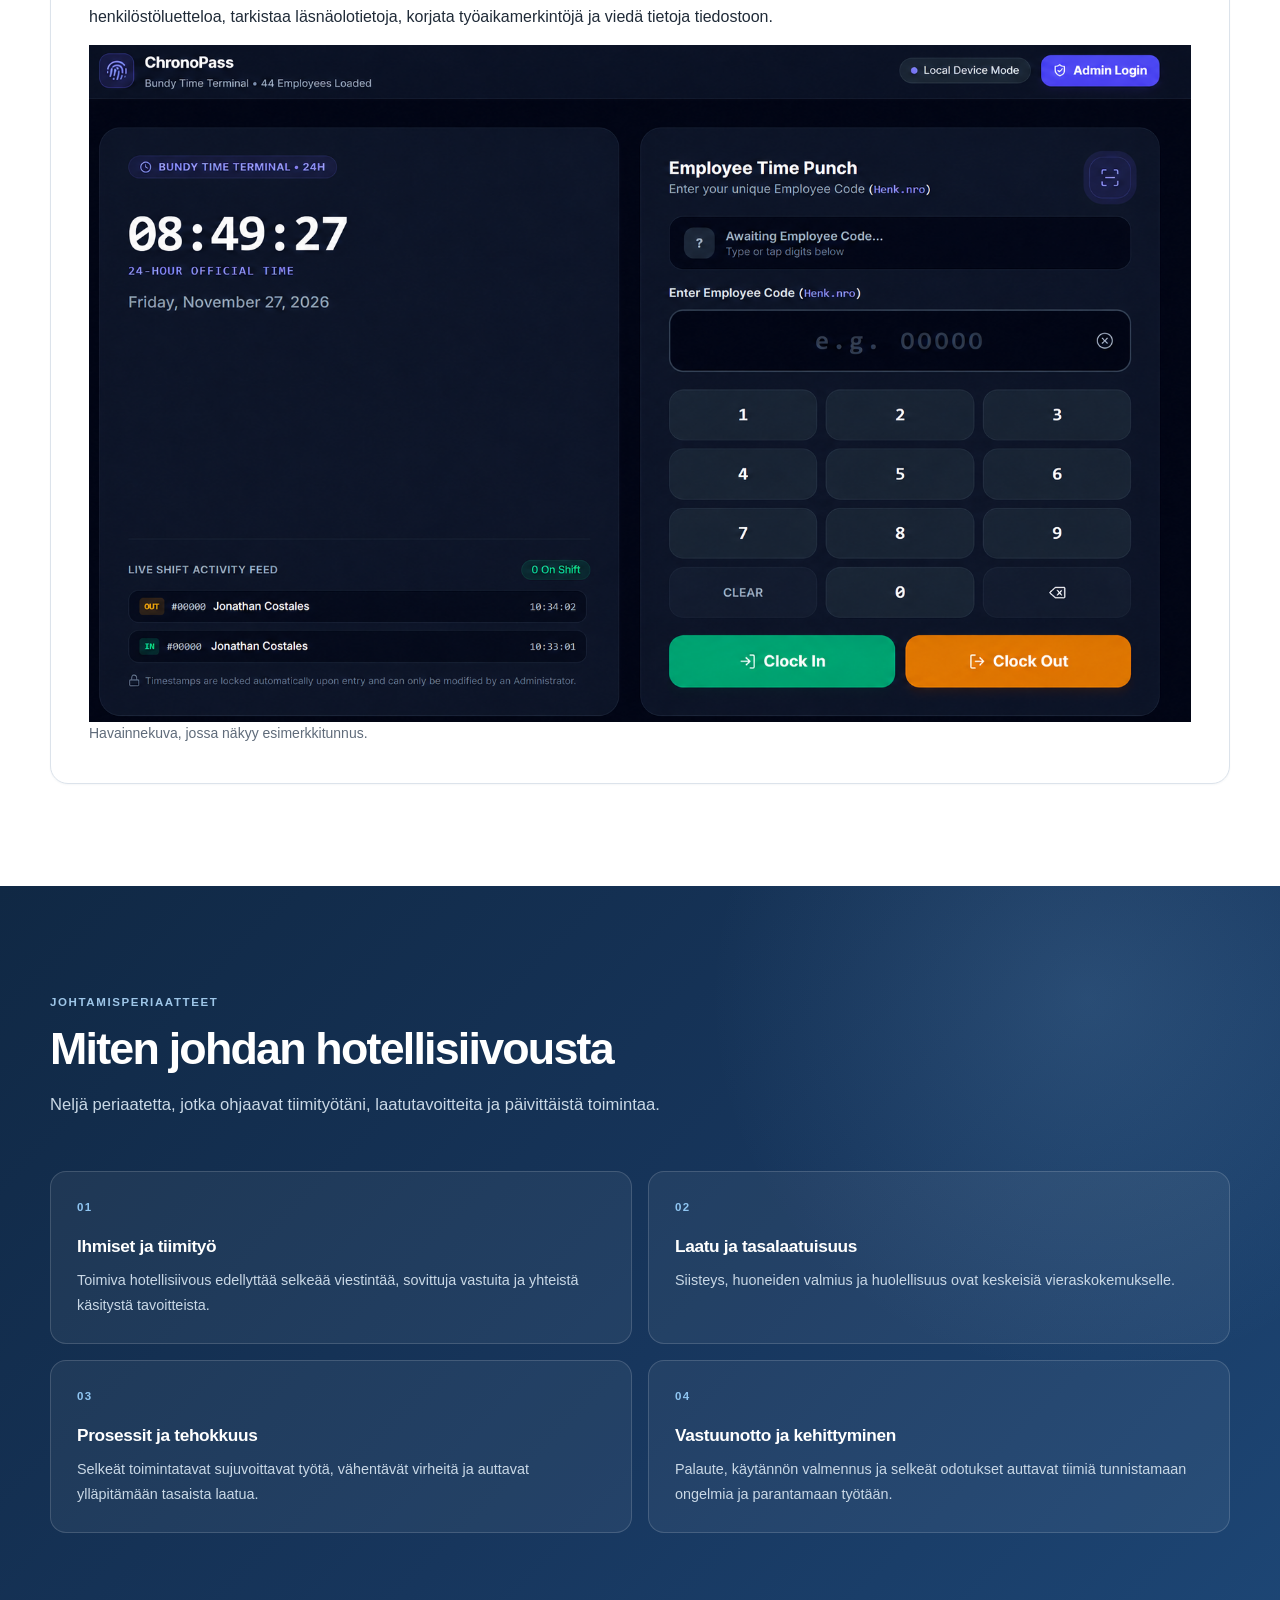
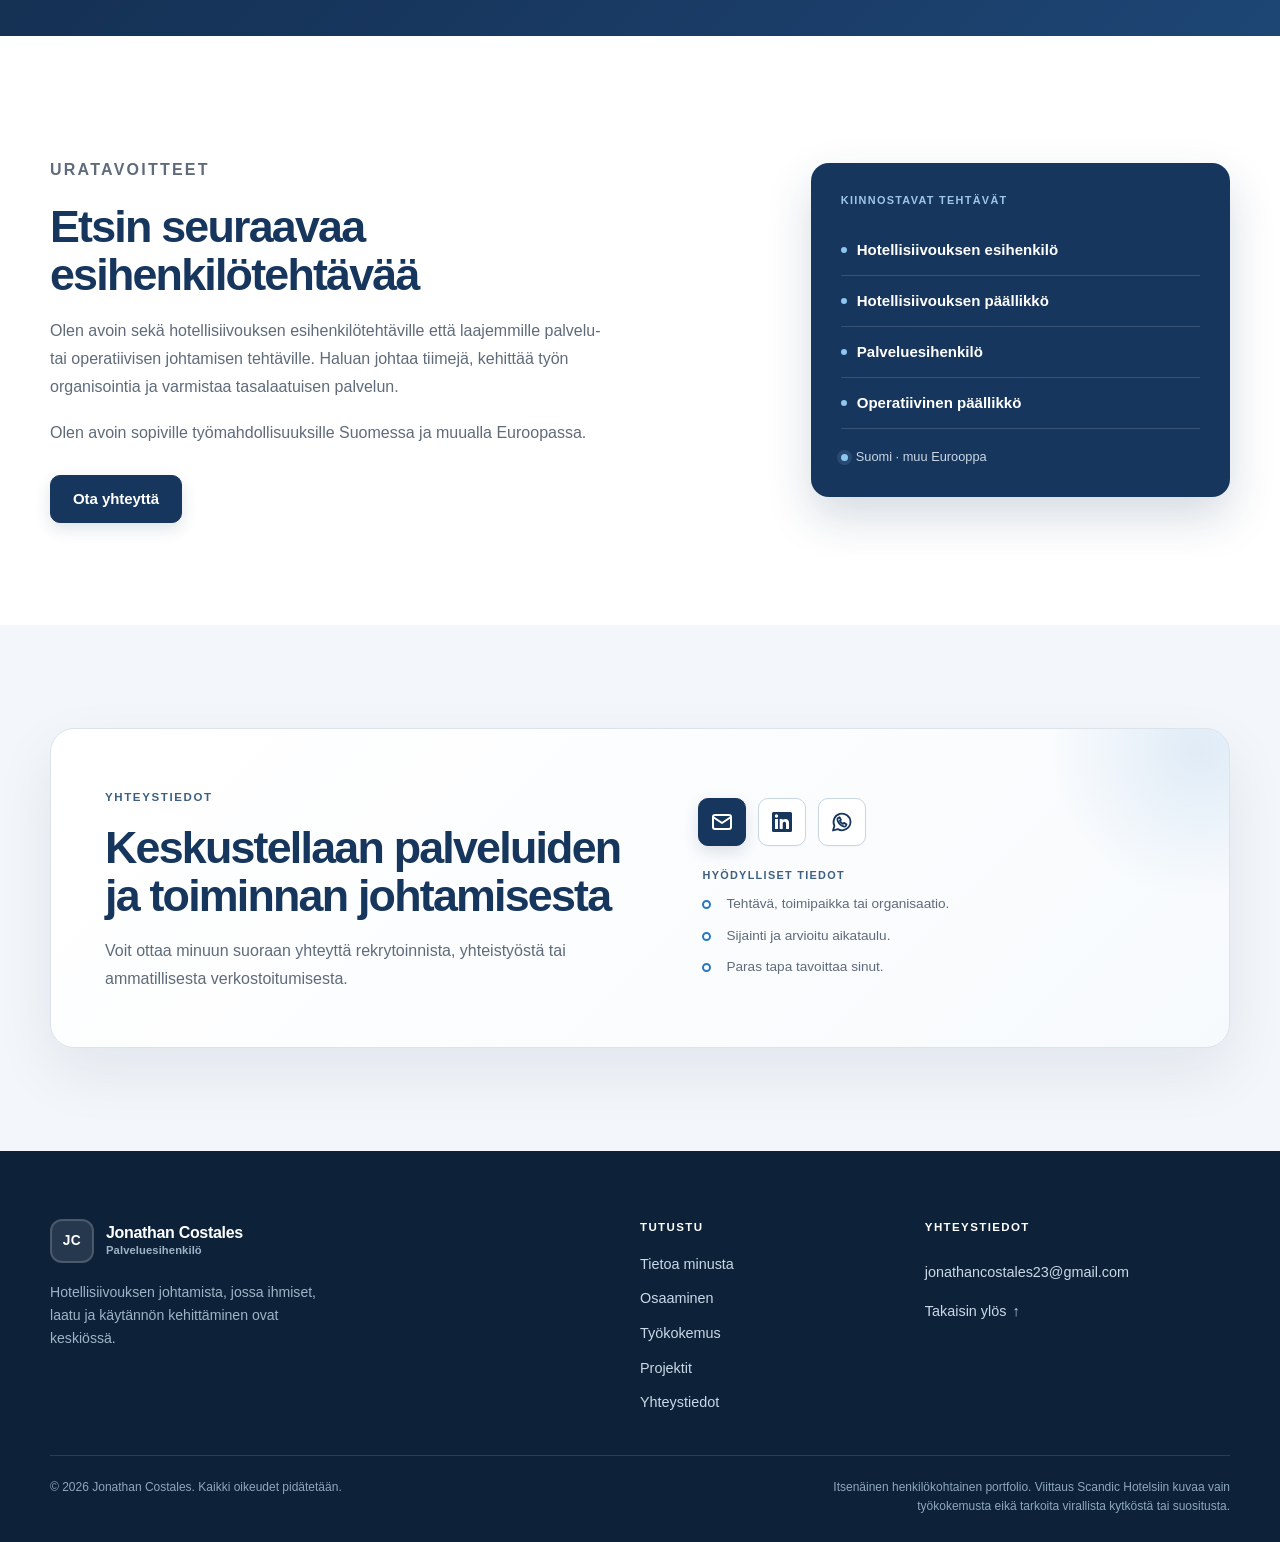
<file: index.fi.html>
<!DOCTYPE html>
<html lang="fi">
<head>
    <meta charset="UTF-8">
    <meta name="viewport" content="width=device-width, initial-scale=1.0">
    <meta name="theme-color" content="#17365D">
    <title>Jonathan Costales · Palveluesihenkilö</title>
    <meta name="description" content="Jonathan Costales on palveluesihenkilö, jolla on kuuden vuoden kokemus Suomen hotellialalta. Hän johtaa hotellisiivoustiimejä ja kehittää päivittäistä toimintaa, palvelun laatua ja työtapoja.">
    <meta name="author" content="Jonathan Costales">
    <meta name="robots" content="index, follow">

    <meta property="og:type" content="profile">
    <meta property="og:title" content="Jonathan Costales · Palveluesihenkilö">
    <meta property="og:description" content="Jonathan Costales on palveluesihenkilö, jolla on kuuden vuoden kokemus Suomen hotellialalta. Hän johtaa hotellisiivoustiimejä ja kehittää päivittäistä toimintaa, palvelun laatua ja työtapoja.">
    <meta property="og:locale" content="fi_FI">
    <meta name="twitter:card" content="summary">
    <meta name="twitter:title" content="Jonathan Costales · Palveluesihenkilö">
    <meta name="twitter:description" content="Jonathan Costales on palveluesihenkilö, jolla on kuuden vuoden kokemus Suomen hotellialalta. Hän johtaa hotellisiivoustiimejä ja kehittää päivittäistä toimintaa, palvelun laatua ja työtapoja.">

    <link rel="icon" href="data:image/svg+xml,%3Csvg xmlns='http://www.w3.org/2000/svg' viewBox='0 0 64 64'%3E%3Crect width='64' height='64' rx='14' fill='%2317365D'/%3E%3Ctext x='32' y='42' text-anchor='middle' font-family='Arial,sans-serif' font-size='25' font-weight='700' fill='white'%3EJC%3C/text%3E%3C/svg%3E">
    <link rel="stylesheet" href="styles.css">
    <script src="script.js" defer></script>

    <script type="application/ld+json">
{
    "@context": "https://schema.org",
    "@type": "Person",
    "name": "Jonathan Costales",
    "jobTitle": "Palveluesihenkilö",
    "description": "Jonathan Costales on palveluesihenkilö, jolla on kuuden vuoden kokemus Suomen hotellialalta. Hän johtaa hotellisiivoustiimejä ja kehittää päivittäistä toimintaa, palvelun laatua ja työtapoja.",
    "email": "mailto:jonathancostales23@gmail.com",
    "address": {
        "@type": "PostalAddress",
        "addressCountry": "FI"
    },
    "knowsAbout": [
        "Hotellisiivouksen johtaminen",
        "Tiimin johtaminen",
        "Prosessien kehittäminen",
        "Asiakaspalaute ja palveluongelmien ratkaisu",
        "Jälkimarkkinointi ja huoltopalvelut",
        "Hotellitoiminta"
    ]
}
    </script>
    <link rel="alternate" hreflang="en" href="https://jcportfolio.jonathancostales23.workers.dev/">
    <link rel="alternate" hreflang="fi" href="https://jcportfolio.jonathancostales23.workers.dev/index.fi.html">
    <link rel="alternate" hreflang="sv" href="https://jcportfolio.jonathancostales23.workers.dev/index.sv.html">
</head>
<body>
    <a class="skip-link" href="#main">Siirry pääsisältöön</a>

    <header class="site-header" id="site-header">
        <div class="container header-inner">
            <a class="brand" href="#home">
                <span class="brand-mark" aria-hidden="true">JC</span>
                <span class="brand-copy">
                    <strong>Jonathan Costales</strong>
                    <span>Palveluesihenkilö</span>
                </span>
            </a>

            <button class="nav-toggle" id="nav-toggle" data-close-label="Sulje valikko" type="button" aria-expanded="false" aria-controls="primary-navigation" aria-label="Avaa valikko">
                <span class="nav-toggle-bars" aria-hidden="true">
                    <span></span>
                    <span></span>
                    <span></span>
                </span>
            </button>

            <nav class="primary-nav" id="primary-navigation" aria-label="Päävalikko">
                <ul class="nav-list">
                    <li><a class="nav-link" href="#home" aria-current="location">Etusivu</a></li>
                    <li><a class="nav-link" href="#about">Tietoa minusta</a></li>
                    <li><a class="nav-link" href="#expertise">Osaaminen</a></li>
                    <li><a class="nav-link" href="#experience">Työkokemus</a></li>
                    <li><a class="nav-link" href="#projects">Projektit</a></li>
                    <li><a class="nav-link nav-contact" href="#contact">Yhteystiedot</a></li>
                </ul>
            </nav>

            <details class="language-picker">
                <summary aria-label="Kieli: Suomi">FI</summary>
                <div class="language-options">
                        <a href="index.html" hreflang="en" lang="en">English</a>
                        <a href="index.fi.html" hreflang="fi" lang="fi" aria-current="page">Suomi</a>
                        <a href="index.sv.html" hreflang="sv" lang="sv">Svenska</a>
                </div>
            </details>
        </div>
    </header>

    <main id="main">
        <section class="hero" id="home" aria-labelledby="hero-title">
            <div class="hero-backdrop" aria-hidden="true"></div>
            <div class="container hero-grid">
                <div class="hero-content">
                    <p class="eyebrow"><span class="status-dot" aria-hidden="true"></span> Hotellialan esihenkilötyö · Suomi</p>
                    <h1 id="hero-title">
                        <span class="hero-name">Jonathan Costales</span>
                        <span class="hero-role">Palveluesihenkilö</span>
                        <span class="hero-title-accent">Tiimin johtaminen. Sujuva arki.</span>
                    </h1>
                    <p class="hero-lead">Johdan hotellisiivoustiimiä ja vastaan päivittäisestä toiminnasta, palvelun laadusta ja huoneiden valmiudesta. Minulla on kuuden vuoden kokemus Suomen hotellialalta, ja sovitan työn painopisteet ja palvelun laatukriteerit yhteen N-Clean Oy:n ja Scandic-hotellien johdon kanssa.</p>
                    <div class="hero-actions">
                        <a class="button button-primary" href="#contact">Ota yhteyttä</a>
                        <a class="button button-secondary" href="#experience">Tutustu työkokemukseeni</a>
                    </div>
                    <ul class="hero-facts" aria-label="Työkokemus lyhyesti">
                        <li>
                            <strong>6 vuotta</strong>
                            <span>Kokemusta Suomen hotellialalta</span>
                        </li>
                        <li>
                            <strong>Hotellisiivous</strong>
                            <span>Päivittäisen toiminnan johtaminen</span>
                        </li>
                        <li>
                            <strong>Tiimin johtaminen</strong>
                            <span>Työn koordinointi ja selkeät vastuut</span>
                        </li>
                        <li>
                            <strong>Prosessien kehittäminen</strong>
                            <span>Käytännön parannukset</span>
                        </li>
                    </ul>
                </div>

                <img class="hero-portrait" src="portfolio-portrait.png" alt="Jonathan Costales tummansinisessä bleiserissä hotellin aulassa" width="1371" height="1148" fetchpriority="high">
            </div>
        </section>

        <section class="section section-soft" id="about" aria-labelledby="about-title">
            <div class="container">
                <header class="section-heading">
                    <p class="eyebrow">Tietoa minusta</p>
                    <h2 id="about-title">Käytännönläheistä johtamista hotellin arjessa</h2>
                    <p class="section-lead">Haluan, että tiimini voi kääntyä puoleeni, luottaa tukeeni ja viihtyä yhdessä myös kiireisinä päivinä.</p>
                </header>

                <div class="about-grid">
                    <div class="about-copy">
                        <p>Asetan siivoustiimille selkeät painopisteet ja mukautan suunnitelmaa, kun hotellin kysyntä tai henkilöstön saatavuus muuttuu. Tunnistan toistuvat ongelmat laatutarkastusten ja asiakaspalautteen avulla ja kehitän ratkaisuja yhdessä tiimin kanssa.</p>
                        <p>Pyrin luomaan myönteisen ja energisen työilmapiirin, jossa on helppo pyytää apua tai ottaa huoli puheeksi. Kun huolehdin tiimistä ja annan sille tarvittavan tuen, työntekijät voivat olla ylpeitä työstään ja palvella vieraita paremmin.</p>
                        <p>Työni Scandicin hotelleissa Suomessa on antanut minulle käytännön kokemusta hotellisiivouksesta vaativassa toimintaympäristössä. Haluan jatkaa esihenkilötehtävissä, joissa laatu, yhteistyö ja jatkuva kehittäminen kuuluvat arkeen.</p>

                        <div class="about-signature">
                            <span class="signature-label">Työn painopiste</span>
                            <p>Rakennan sujuvaa ja järjestelmällistä hotellisiivousta, joka palvelee sekä vieraita että tiimiä.</p>
                        </div>
                    </div>

                    <div class="principle-stack" aria-label="Ammatilliset periaatteet">
                        <article class="principle-card">
                            <span class="principle-number" aria-hidden="true">01</span>
                            <div>
                                <h3>Ihmiset ensin</h3>
                                <p>Selkeä viestintä, sovitut vastuut ja yhteinen käsitys tavoitteista.</p>
                            </div>
                        </article>
                        <article class="principle-card">
                            <span class="principle-number" aria-hidden="true">02</span>
                            <div>
                                <h3>Laatu joka päivä</h3>
                                <p>Tasainen siisteys, huoneiden valmius ja huolellisuus kaikissa asiakastiloissa.</p>
                            </div>
                        </article>
                        <article class="principle-card">
                            <span class="principle-number" aria-hidden="true">03</span>
                            <div>
                                <h3>Jatkuva kehittäminen</h3>
                                <p>Käytännön muutokset, jotka sujuvoittavat työtä ja auttavat ylläpitämään tasalaatuista palvelua.</p>
                            </div>
                        </article>
                    </div>
                </div>
            </div>
        </section>

        <section class="section" id="expertise" aria-labelledby="expertise-title">
            <div class="container">
                <header class="section-heading">
                    <p class="eyebrow">Ydinosaaminen</p>
                    <h2 id="expertise-title">Hyvin toimivan hotellisiivouksen avaintaidot</h2>
                    <p class="section-lead">Tiimin johtamista, toiminnan ohjausta, palvelun seurantaa ja prosessien kehittämistä.</p>
                </header>

                <div class="expertise-grid">
                    <article class="expertise-card">
                        <div class="icon-box" aria-hidden="true">
                            <svg viewBox="0 0 24 24" width="24" height="24" fill="none" stroke="currentColor" stroke-width="1.7" stroke-linecap="round" stroke-linejoin="round">
                                <path d="M16 21v-2a4 4 0 0 0-4-4H6a4 4 0 0 0-4 4v2"></path>
                                <circle cx="9" cy="7" r="4"></circle>
                                <path d="M22 21v-2a4 4 0 0 0-3-3.87"></path>
                                <path d="M16 3.13a4 4 0 0 1 0 7.75"></path>
                            </svg>
                        </div>
                        <h3>Tiimin johtaminen</h3>
                        <p>Koordinoin tiimien työtä, tuen toimivaa viestintää, selkeytän vastuita ja järjestän päivittäisen työn niin, että painopisteet ovat selvät.</p>
                    </article>

                    <article class="expertise-card">
                        <div class="icon-box" aria-hidden="true">
                            <svg viewBox="0 0 24 24" width="24" height="24" fill="none" stroke="currentColor" stroke-width="1.7" stroke-linecap="round" stroke-linejoin="round">
                                <path d="M3 21h18"></path>
                                <path d="M5 21V7l7-4 7 4v14"></path>
                                <path d="M9 21v-5h6v5"></path>
                                <path d="M9 9h.01M15 9h.01M9 12h.01M15 12h.01"></path>
                            </svg>
                        </div>
                        <h3>Hotellisiivouksen johtaminen</h3>
                        <p>Ohjaan hotellisiivousta, ylläpidän huoneiden siisteysvaatimuksia, tuen laadunvalvontaa ja sovitan yhteen toiminnan painopisteet.</p>
                    </article>

                    <article class="expertise-card">
                        <div class="icon-box" aria-hidden="true">
                            <svg viewBox="0 0 24 24" width="24" height="24" fill="none" stroke="currentColor" stroke-width="1.7" stroke-linecap="round" stroke-linejoin="round">
                                <path d="M21 15a4 4 0 0 1-4 4H8l-5 3V7a4 4 0 0 1 4-4h10a4 4 0 0 1 4 4z"></path>
                                <path d="M8 9h8M8 13h5"></path>
                            </svg>
                        </div>
                        <h3>Asiakaspalaute ja palveluongelmien ratkaisu</h3>
                        <p>Selvitän vieraiden huolia yhdessä operatiivisen tiimin kanssa. Tilanteen mukaan hoidan asian itse tai autan työntekijää ratkaisemaan sen. Hyödynnän palautetta toistuvien siivousongelmien tunnistamisessa.</p>
                    </article>

                    <article class="expertise-card">
                        <div class="icon-box" aria-hidden="true">
                            <svg viewBox="0 0 24 24" width="24" height="24" fill="none" stroke="currentColor" stroke-width="1.7" stroke-linecap="round" stroke-linejoin="round">
                                <path d="M3 3v18h18"></path>
                                <path d="M7 16l4-5 3 3 5-7"></path>
                                <path d="M15 7h4v4"></path>
                            </svg>
                        </div>
                        <h3>Prosessien kehittäminen</h3>
                        <p>Arvioin työtapoja, tunnistan kehityskohteita ja otan käyttöön käytäntöjä, jotka parantavat työn tehokkuutta ja tasalaatuisuutta.</p>
                    </article>
                </div>

                <div class="competency-strip">
                    <div>
                        <p class="aside-label">Muu osaaminen</p>
                        <h3>Täydentävä osaaminen</h3>
                    </div>
                    <ul class="tag-list" aria-label="Täydentävä osaaminen">
                        <li>Laadunvarmistus</li>
                        <li>Toiminnan suunnittelu</li>
                        <li>Henkilöstön valmentaminen</li>
                        <li>Osastojen välinen viestintä</li>
                        <li>Palveluongelmien ratkaisu</li>
                            <li>Jälkimarkkinointi ja huoltopalvelut</li>
                        <li>Tuottavuuden parantaminen</li>
                    </ul>
                </div>
            </div>
        </section>

        <section class="section section-soft" id="experience" aria-labelledby="experience-title">
            <div class="container">
                <header class="section-heading">
                    <p class="eyebrow">Työkokemus</p>
                    <h2 id="experience-title">Kuuden vuoden kokemus hotellisiivouksesta Suomessa</h2>
                    <p class="section-lead">Johdan hotellisiivouksen päivittäistä toimintaa ja sovitan yhteen henkilöstöresurssit, huoneiden valmiuden ja palvelun laadun.</p>
                </header>

                <div class="experience-layout">
                    <article class="experience-card">
                        <div class="experience-head">
                            <div>
                                <p class="card-kicker">Keskeinen työkokemus</p>
                                <h3>Palveluesihenkilö</h3>
                                <p class="experience-organisation">Hotellitoiminta · Suomi</p>
                            </div>
                            <span class="duration-badge">6 vuotta</span>
                        </div>

                        <dl class="experience-meta">
                            <div>
                                <dt>Hotelliympäristö</dt>
                                <dd>Scandic-hotellit Suomessa</dd>
                            </div>
                            <div>
                                <dt>Sijainti</dt>
                                <dd>Suomi</dd>
                            </div>
                            <div>
                                <dt>Painopiste</dt>
                                <dd>Hotellisiivouksen toiminta</dd>
                            </div>
                        </dl>

                        <div>
                            <h4>Parempi kannattavuus Scandic Grand Centralissa</h4>
                            <p>Scandic Grand Centralissa mukautin miehitystä käyttöasteen ja henkilöstön saatavuuden mukaan, järjestelin päivittäisen työn uudelleen ja paransin kustannusseurantaa. Automatisoin myös rutiineja, jotta työnjohdolle jäi enemmän aikaa muihin tehtäviin. Hotellisiivouksen kannattavuus parani.</p>
                            <h4>Miehitys korkean käyttöasteen aikana</h4>
                            <p>Kun käyttöaste nousi Marski by Scandicissa ja Scandic Grand Centralissa ennakoitua nopeammin, mukautin siivouksen miehitystä henkilöstön saatavuuden ja opiskelijoiden lukujärjestysten mukaan. Kun henkilöstöä riitti, järjestin apua muihin hotelleihin.</p>
                        </div>

                        <div class="experience-body">
                            <div>
                                <h4>Vastuualueet</h4>
                                <ul class="check-list">
                                    <li>Päivittäisen siivoustyön ja huonesiivouksen painopisteiden koordinointi.</li>
                                    <li>Tiimin työn organisoinnin, viestinnän ja vastuunkannon tukeminen.</li>
                                    <li>Siisteyden ja huonevalmiuden varmistaminen tarkastuksilla ja seurannalla.</li>
                                    <li>Yhteistyö hotellin osastojen kanssa vieraiden toiveiden toteuttamiseksi ja työn sujuvoittamiseksi.</li>
                                    <li>Rutiinien arviointi ja käytännön parannuskohteiden tunnistaminen.</li>
                                </ul>
                            </div>
                            <div>
                                <h4>Johtamisen painopisteet</h4>
                                <ul class="tag-list" aria-label="Johtamisen painopisteet">
                                    <li>Tiimin työn koordinointi</li>
                                    <li>Laadunvalvonta</li>
                                    <li>Päivittäinen suunnittelu</li>
                                    <li>Palvelun laatukriteerit</li>
                                    <li>Prosessien parantaminen</li>
                                    <li>Osastojen välinen yhteistyö</li>
                                </ul>
                            </div>
                        </div>
                    </article>

                    <aside class="experience-aside" aria-label="Työkokemus lyhyesti">
                        <div class="aside-card">
                            <p class="aside-label">Lyhyesti</p>
                            <ul class="stat-list">
                                <li>
                                    <span>Työkokemus</span>
                                    <strong>6 vuotta Suomessa</strong>
                                </li>
                                <li>
                                    <span>Pääasiallinen työympäristö</span>
                                    <strong>Hotellisiivous</strong>
                                </li>
                                <li>
                                    <span>Johtamisvastuu</span>
                                    <strong>Tiimin työn koordinointi ja laatu</strong>
                                </li>
                            </ul>
                        </div>
                        <p class="integrity-note">Itsenäinen ammatillinen portfolio. Maininta Scandic Hotelsista kuvaa työkokemusta eikä tarkoita virallista kytköstä tai suositusta.</p>
                    </aside>
                </div>

                <article class="experience-card" style="margin-top: 24px;">
                    <div class="experience-head">
                        <div>
                            <p class="card-kicker">Verkkokaupan toiminnot</p>
                            <h3>Aiempi kokemus jälkimarkkinoinnista, huollosta ja varastotyöstä</h3>
                        </div>
                    </div>
                    <ul class="check-list">
                        <li><strong>Souq.com</strong> · Varastotyöntekijä / huoltoteknikko</li>
                        <li><strong>Souq.com</strong> · Jälkimarkkinoinnin tarkastustiimin vetäjä / huoltokeskuksen ohjelmistovastaava</li>
                        <li><strong>HelpBit, Souq.comin yritys</strong> · Huoltokeskuksen ja jälkimarkkinoinnin työnjohtaja</li>
                        <li><strong>Amazon.ae</strong> · Jälkimarkkinoinnin ja varaston työnjohtaja</li>
                    </ul>
                </article>
            </div>
        </section>

        <section class="section" id="projects" aria-labelledby="projects-title">
            <div class="container">
                <header class="section-heading">
                    <p class="eyebrow">Esittelyssä</p>
                    <h2 id="projects-title">Hotellisiivouksen laadun parantaminen Marski by Scandicissa</h2>
                    <p class="section-lead">Näin autoin nostamaan siivouksen asiakastyytyväisyyden yli tavoitetason.</p>
                </header>

                <article class="project-feature" style="grid-template-columns: minmax(0, 1fr);">
                    <div class="project-content">
                        <p class="card-kicker">Marski by Scandic</p>
                        <h3>Selkeämpi toimintamalli päivittäiseen hotellisiivoukseen</h3>
                        <p class="project-summary">Ensimmäisessä esihenkilötehtävässäni johdin hotellisiivousta Marski by Scandicissa.</p>

                        <dl class="project-meta">
                            <div>
                                <dt>Hotelli</dt>
                                <dd>Marski by Scandic</dd>
                            </div>
                            <div>
                                <dt>Tehtävä</dt>
                                <dd>Hotellisiivouksen johtaminen</dd>
                            </div>
                            <div>
                                <dt>Tausta</dt>
                                <dd>Asiakastyytyväisyys</dd>
                            </div>
                        </dl>

                        <div class="project-story">
                            <div class="story-step">
                                <span class="story-number" aria-hidden="true">01</span>
                                <h4>Haaste</h4>
                                <p>Hotellisiivouksen tulos asiakastyytyväisyyskyselyssä jäi alle tavoitteen.</p>
                            </div>
                            <div class="story-step">
                                <span class="story-number" aria-hidden="true">02</span>
                                <h4>Toimenpiteet</h4>
                                <ul class="check-list check-list-small">
                                    <li>Lisäsin laatutarkastuksia ja hyödynsin kyselypalautetta vuoteiden petauksen kehittämisessä.</li>
                                    <li>Valmensin kerroshoitajia tervehtimään vieraita, kysymään heidän oleskelustaan ja kuuntelemaan heidän huoliaan.</li>
                                    <li>Mukautin miehitystä, järjestelin päivittäistä työtä uudelleen, paransin kustannusseurantaa ja automatisoin rutiinitehtäviä.</li>
                                </ul>
                            </div>
                            <div class="story-step">
                                <span class="story-number" aria-hidden="true">03</span>
                                <h4>Tulos</h4>
                                <p>Hotellisiivouksen asiakastyytyväisyystulos nousi yli tavoitteen.</p>
                            </div>
                        </div>

                        <div class="project-themes">
                            <p class="aside-label">Toiminnan teemat</p>
                            <ul class="tag-list" aria-label="Projektin toiminnan teemat">
                                <li>Päivittäinen toiminta</li>
                                <li>Laadunvarmistus</li>
                                <li>Tiimin työn koordinointi</li>
                                <li>Prosessien parantaminen</li>
                                <li>Osastojen välinen yhteistyö</li>
                            </ul>
                        </div>
                    </div>
                </article>

                <article class="experience-card" style="margin-top: 24px;">
                    <p class="card-kicker">Kehittämäni työkalut</p>
                    <h3>Hotellisiivouksen henkilöstötarpeen ennustetyökalu</h3>
                    <p>Kehitin työkalun, joka arvioi hotellisiivouksen päivittäisen henkilöstötarpeen huonejakauman ja työmäärän perusteella. Se vertaa tarvittavaa henkilöstömäärää Quinyxiin suunniteltuun miehitykseen, jotta voin havaita vajaukset ennen vuoron alkua.</p>
                    <img src="forecaster-staffing-comparison.png" width="1256" height="410" loading="lazy" style="display: block; width: 100%; height: auto; margin-top: 16px;" alt="Viikkokaavio vertaa tarvittavaa henkilöstömäärää Quinyxin suunniteltuun miehitykseen. Suurin vajaus on maanantaina.">
                    <p style="font-size: 0.875rem; color: var(--muted);">Esimerkkidata: maanantaina tarvittavan ja suunnitellun miehityksen välinen ero on suurin.</p>
                </article>

                <article class="experience-card" style="margin-top: 24px;">
                    <h3>ChronoPass · Työajanseuranta</h3>
                    <p>Kehitin ChronoPassin, jotta työntekijät voivat kirjata työvuoronsa alun ja lopun työaikapäätteellä. Hallintaportaalissa esihenkilöt voivat hallita henkilöstöluetteloa, tarkistaa läsnäolotietoja, korjata työaikamerkintöjä ja viedä tietoja tiedostoon.</p>
                    <img src="chronopass-kiosk-demo.png" width="1600" height="983" loading="lazy" style="display: block; width: 100%; height: auto; margin-top: 16px;" alt="ChronoPass-työaikapääte, jossa näkyvät numeronäppäimistö sekä sisään- ja uloskirjautumispainikkeet.">
                    <p style="font-size: 0.875rem; color: var(--muted);">Havainnekuva, jossa näkyy esimerkkitunnus.</p>
                </article>
            </div>
        </section>

        <section class="section section-dark" id="philosophy" aria-labelledby="philosophy-title">
            <div class="container">
                <header class="section-heading">
                    <p class="eyebrow">Johtamisperiaatteet</p>
                    <h2 id="philosophy-title">Miten johdan hotellisiivousta</h2>
                    <p class="section-lead">Neljä periaatetta, jotka ohjaavat tiimityötäni, laatutavoitteita ja päivittäistä toimintaa.</p>
                </header>

                <div class="philosophy-grid">
                    <article class="philosophy-card">
                        <span class="philosophy-number" aria-hidden="true">01</span>
                        <h3>Ihmiset ja tiimityö</h3>
                        <p>Toimiva hotellisiivous edellyttää selkeää viestintää, sovittuja vastuita ja yhteistä käsitystä tavoitteista.</p>
                    </article>
                    <article class="philosophy-card">
                        <span class="philosophy-number" aria-hidden="true">02</span>
                        <h3>Laatu ja tasalaatuisuus</h3>
                        <p>Siisteys, huoneiden valmius ja huolellisuus ovat keskeisiä vieraskokemukselle.</p>
                    </article>
                    <article class="philosophy-card">
                        <span class="philosophy-number" aria-hidden="true">03</span>
                        <h3>Prosessit ja tehokkuus</h3>
                        <p>Selkeät toimintatavat sujuvoittavat työtä, vähentävät virheitä ja auttavat ylläpitämään tasaista laatua.</p>
                    </article>
                    <article class="philosophy-card">
                        <span class="philosophy-number" aria-hidden="true">04</span>
                        <h3>Vastuunotto ja kehittyminen</h3>
                        <p>Palaute, käytännön valmennus ja selkeät odotukset auttavat tiimiä tunnistamaan ongelmia ja parantamaan työtään.</p>
                    </article>
                </div>
            </div>
        </section>

        <section class="section" id="goals" aria-labelledby="goals-title">
            <div class="container goals-grid">
                <div class="goals-copy">
                    <p class="eyebrow">Uratavoitteet</p>
                    <h2 id="goals-title">Etsin seuraavaa esihenkilötehtävää</h2>
                    <p>Olen avoin sekä hotellisiivouksen esihenkilötehtäville että laajemmille palvelu- tai operatiivisen johtamisen tehtäville. Haluan johtaa tiimejä, kehittää työn organisointia ja varmistaa tasalaatuisen palvelun.</p>
                    <p>Olen avoin sopiville työmahdollisuuksille Suomessa ja muualla Euroopassa.</p>
                    <a class="button button-primary" href="#contact">Ota yhteyttä</a>
                </div>

                <aside class="goals-card" aria-label="Kiinnostavat tehtävät">
                    <p class="aside-label">Kiinnostavat tehtävät</p>
                    <ul class="role-list">
                        <li>Hotellisiivouksen esihenkilö</li>
                        <li>Hotellisiivouksen päällikkö</li>
                        <li>Palveluesihenkilö</li>
                        <li>Operatiivinen päällikkö</li>
                    </ul>
                    <div class="goals-location">
                        <span class="status-dot status-dot-light" aria-hidden="true"></span>
                        Suomi · muu Eurooppa
                    </div>
                </aside>
            </div>
        </section>

        <section class="section section-soft" id="contact" aria-labelledby="contact-title">
            <div class="container">
                <div class="contact-panel">
                    <div class="contact-intro">
                        <p class="eyebrow">Yhteystiedot</p>
                        <h2 id="contact-title">Keskustellaan palveluiden ja toiminnan johtamisesta</h2>
                        <p>Voit ottaa minuun suoraan yhteyttä rekrytoinnista, yhteistyöstä tai ammatillisesta verkostoitumisesta.</p>
                    </div>

                    <div class="contact-actions">
                        <div class="contact-icon-links">
                            <a class="button button-primary contact-icon-link" href="mailto:jonathancostales23@gmail.com" aria-label="Lähetä sähköpostia" title="Lähetä sähköpostia">
                                <svg width="24" height="24" viewBox="0 0 24 24" fill="none" stroke="currentColor" stroke-width="2" stroke-linecap="round" stroke-linejoin="round" aria-hidden="true" focusable="false">
                                    <rect x="3" y="5" width="18" height="14" rx="2"></rect>
                                    <path d="m3 7 9 6 9-6"></path>
                                </svg>
                            </a>
                            <a class="button button-secondary contact-icon-link" href="https://www.linkedin.com/in/jonathan-costales-088277143/" target="_blank" rel="noopener noreferrer" aria-label="LinkedIn-profiili (avautuu uudelle välilehdelle)" title="LinkedIn">
                                <svg width="24" height="24" viewBox="0 0 24 24" fill="currentColor" aria-hidden="true" focusable="false">
                                    <path d="M20.5 2h-17A1.5 1.5 0 0 0 2 3.5v17A1.5 1.5 0 0 0 3.5 22h17a1.5 1.5 0 0 0 1.5-1.5v-17A1.5 1.5 0 0 0 20.5 2ZM8 19H5V9h3v10ZM6.5 7.7a1.7 1.7 0 1 1 0-3.4 1.7 1.7 0 0 1 0 3.4ZM19 19h-3v-5.2c0-1.3-.5-2-1.5-2-1.2 0-1.8.8-1.8 2V19h-3V9h2.9v1.3A3.3 3.3 0 0 1 15.5 9c2.2 0 3.5 1.4 3.5 4v6Z"></path>
                                </svg>
                            </a>
                            <a class="button button-secondary contact-icon-link" href="https://wa.me/358456675100" target="_blank" rel="noopener noreferrer" aria-label="Lähetä WhatsApp-viesti (avautuu uudelle välilehdelle)" title="WhatsApp">
                                <svg width="24" height="24" viewBox="0 0 24 24" fill="none" stroke="currentColor" stroke-width="1.8" stroke-linecap="round" stroke-linejoin="round" aria-hidden="true" focusable="false">
                                    <path d="M20.5 11.7a8.5 8.5 0 0 1-12.7 7.4L3 20.5l1.4-4.6a8.5 8.5 0 1 1 16.1-4.2Z"></path>
                                    <path d="m8 8 1.5-.7 1.4 2.5-1 1c.6 1.4 1.7 2.5 3.1 3.1l1-1 2.5 1.4-.7 1.5c-.4.8-1.4.9-2.3.6-2.8-.9-5-3.1-5.9-5.9-.3-.9-.4-2 .4-2.5Z"></path>
                                </svg>
                            </a>
                        </div>

                        <div class="contact-guidance">
                            <p class="aside-label">Hyödylliset tiedot</p>
                            <ul class="check-list check-list-small">
                                <li>Tehtävä, toimipaikka tai organisaatio.</li>
                                <li>Sijainti ja arvioitu aikataulu.</li>
                                <li>Paras tapa tavoittaa sinut.</li>
                            </ul>
                        </div>
                    </div>
                </div>
            </div>
        </section>
    </main>

    <footer class="site-footer">
        <div class="container">
            <div class="footer-grid">
                <div class="footer-brand">
                    <a class="brand brand-footer" href="#home">
                        <span class="brand-mark" aria-hidden="true">JC</span>
                        <span class="brand-copy">
                            <strong>Jonathan Costales</strong>
                            <span>Palveluesihenkilö</span>
                        </span>
                    </a>
                    <p>Hotellisiivouksen johtamista, jossa ihmiset, laatu ja käytännön kehittäminen ovat keskiössä.</p>
                </div>

                <nav class="footer-nav" aria-label="Alatunnisteen valikko">
                    <h2 class="footer-heading">Tutustu</h2>
                    <ul>
                        <li><a href="#about">Tietoa minusta</a></li>
                        <li><a href="#expertise">Osaaminen</a></li>
                        <li><a href="#experience">Työkokemus</a></li>
                        <li><a href="#projects">Projektit</a></li>
                        <li><a href="#contact">Yhteystiedot</a></li>
                    </ul>
                </nav>

                <div class="footer-contact">
                    <h2 class="footer-heading">Yhteystiedot</h2>
                    <a href="mailto:jonathancostales23@gmail.com">jonathancostales23@gmail.com</a>
                    <a class="footer-top-link" href="#home">Takaisin ylös <span aria-hidden="true">↑</span></a>
                </div>
            </div>

            <div class="footer-bottom">
                <p>&copy; <span id="year">2026</span> Jonathan Costales. Kaikki oikeudet pidätetään.</p>
                <p>Itsenäinen henkilökohtainen portfolio. Viittaus Scandic Hotelsiin kuvaa vain työkokemusta eikä tarkoita virallista kytköstä tai suositusta.</p>
            </div>
        </div>
    </footer>

    <button class="back-to-top" id="back-to-top" type="button">
        <span class="visually-hidden">Takaisin ylös</span>
        <svg viewBox="0 0 24 24" width="20" height="20" fill="none" stroke="currentColor" stroke-width="2" stroke-linecap="round" stroke-linejoin="round" aria-hidden="true">
            <path d="M12 19V5"></path>
            <path d="m5 12 7-7 7 7"></path>
        </svg>
    </button>
</body>
</html>
</file>
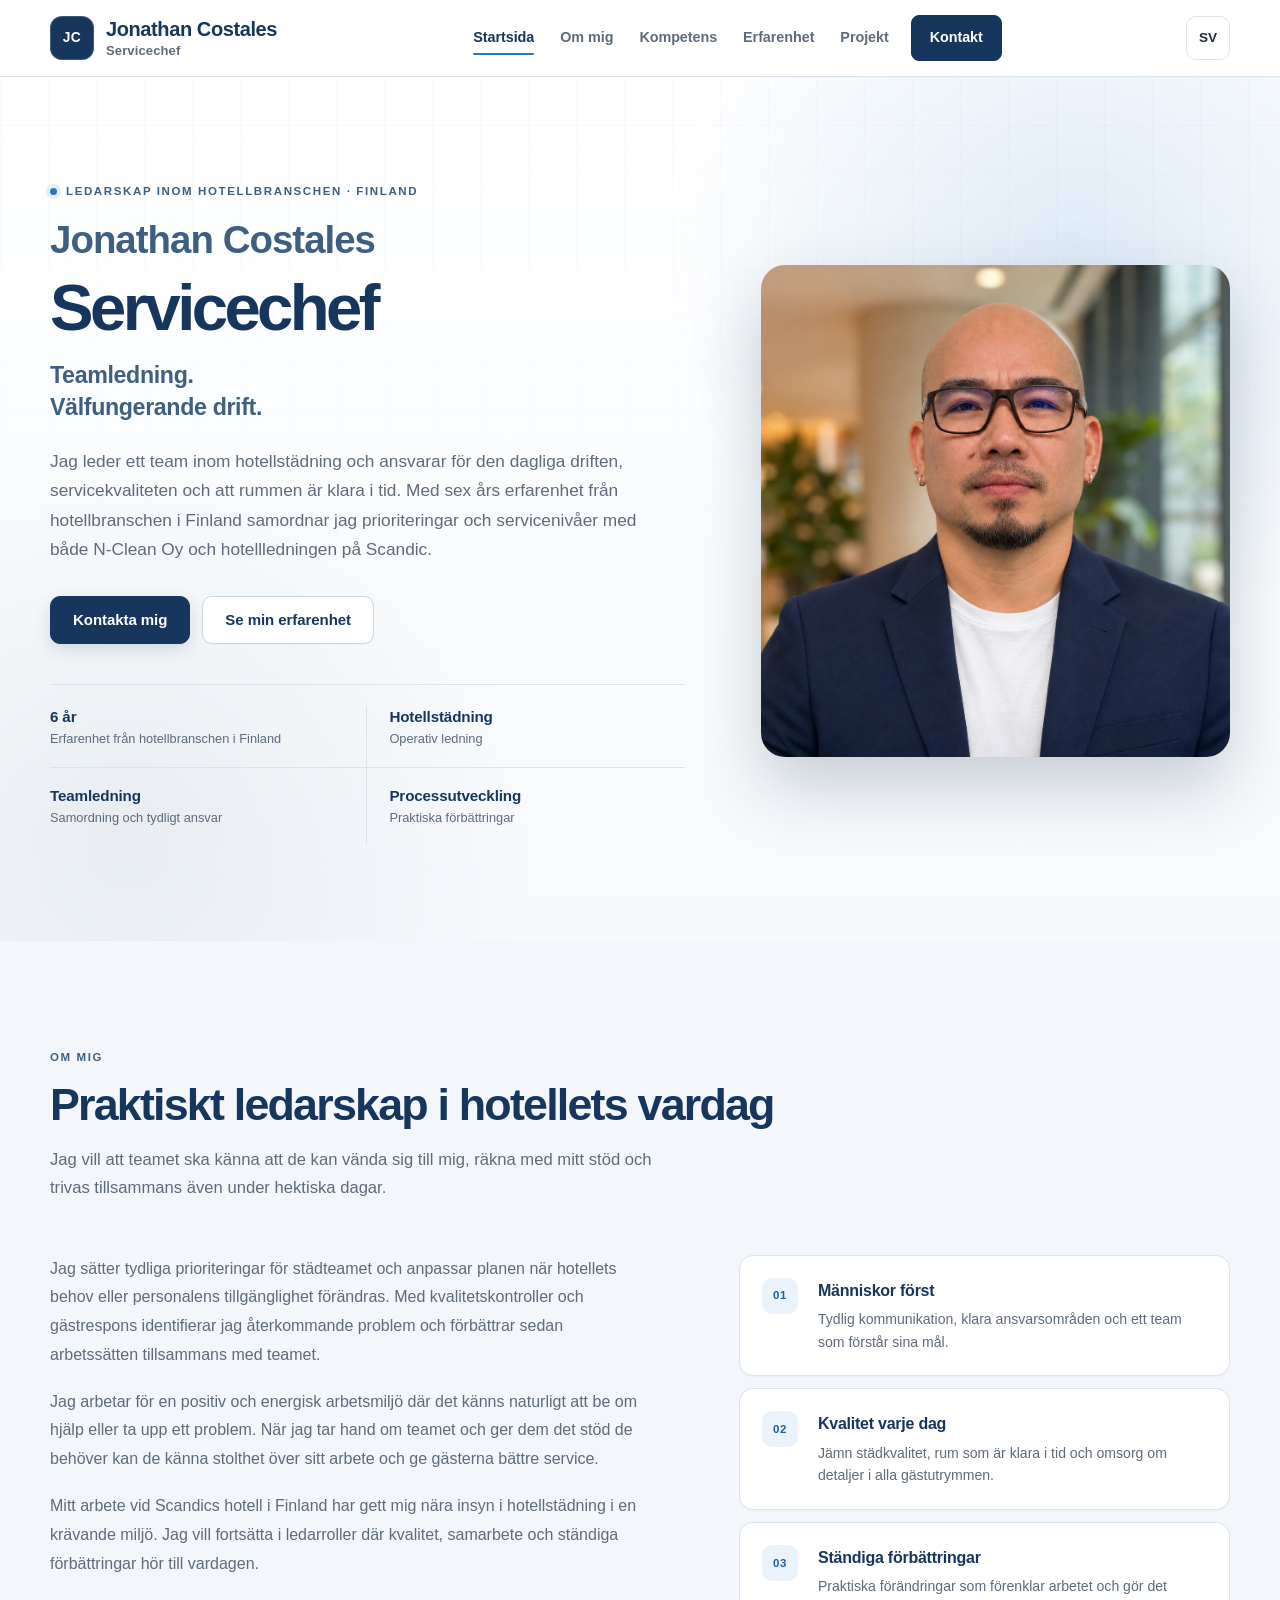
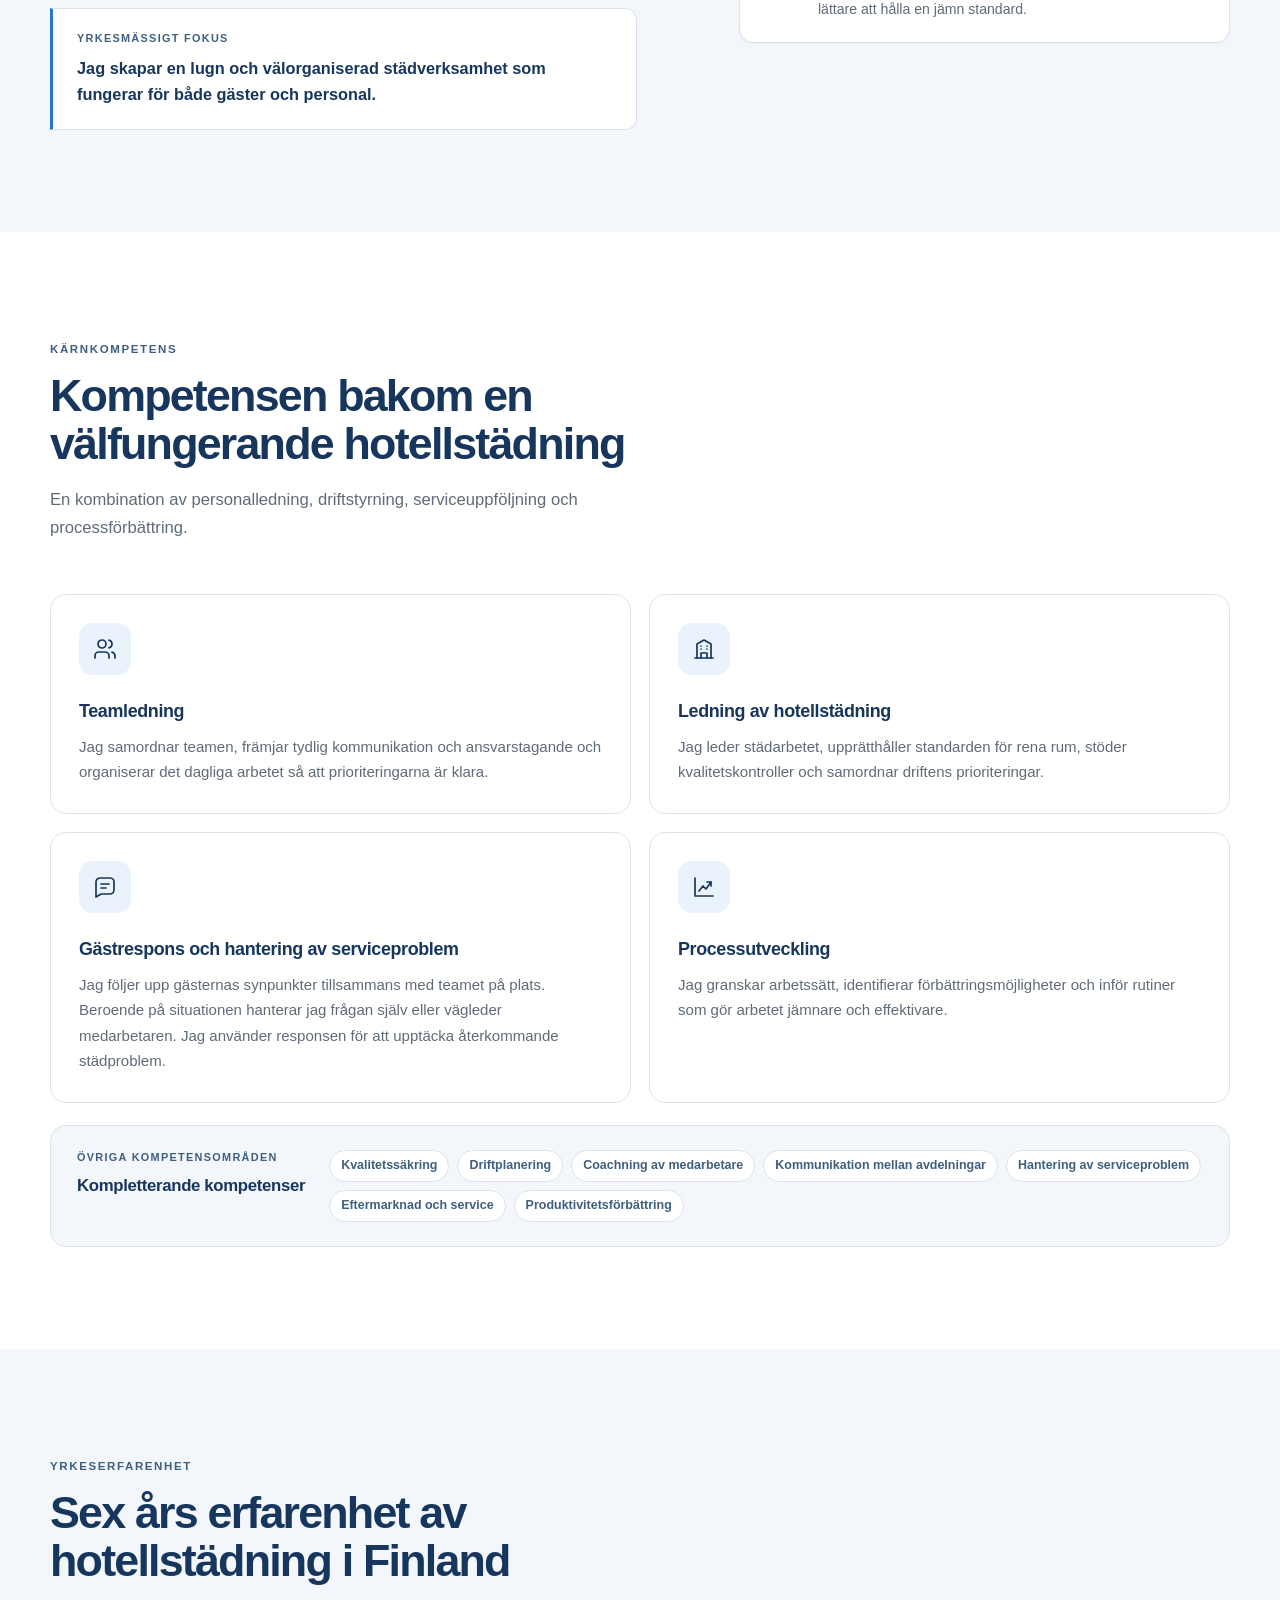
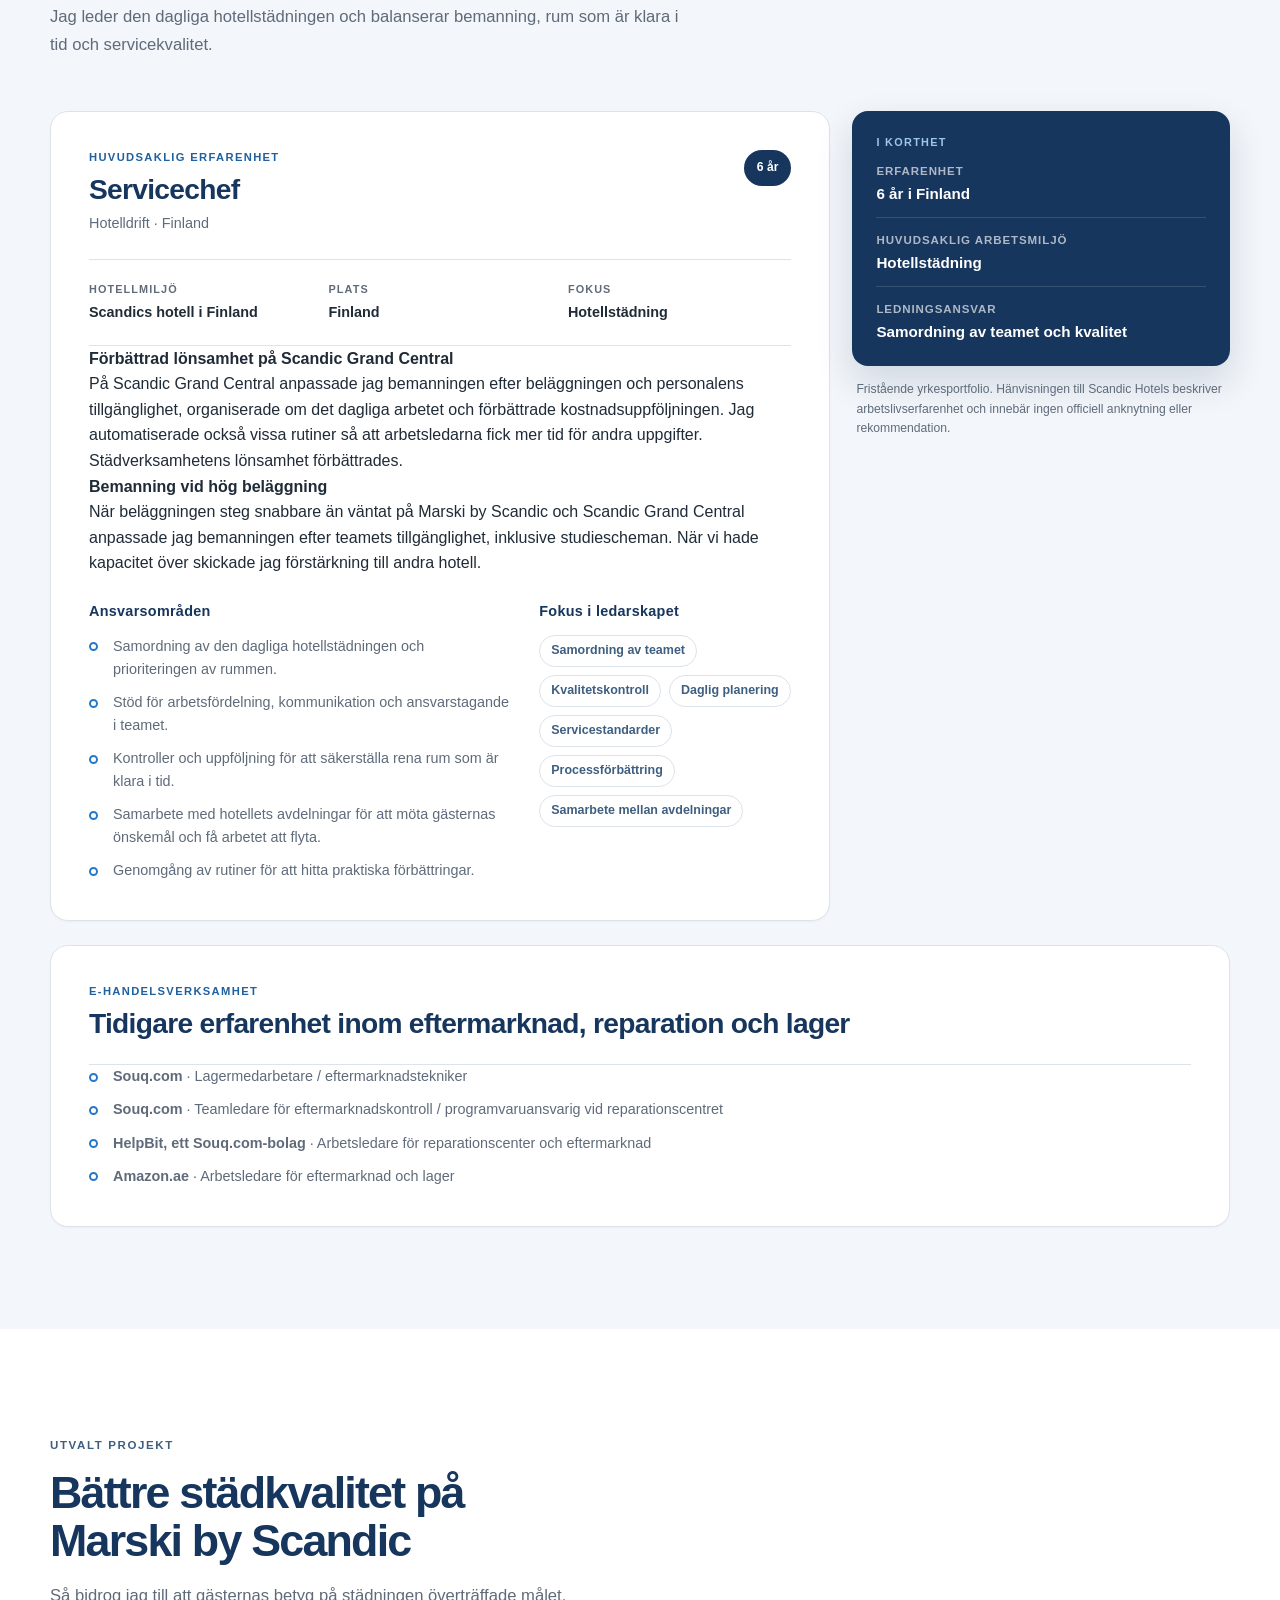
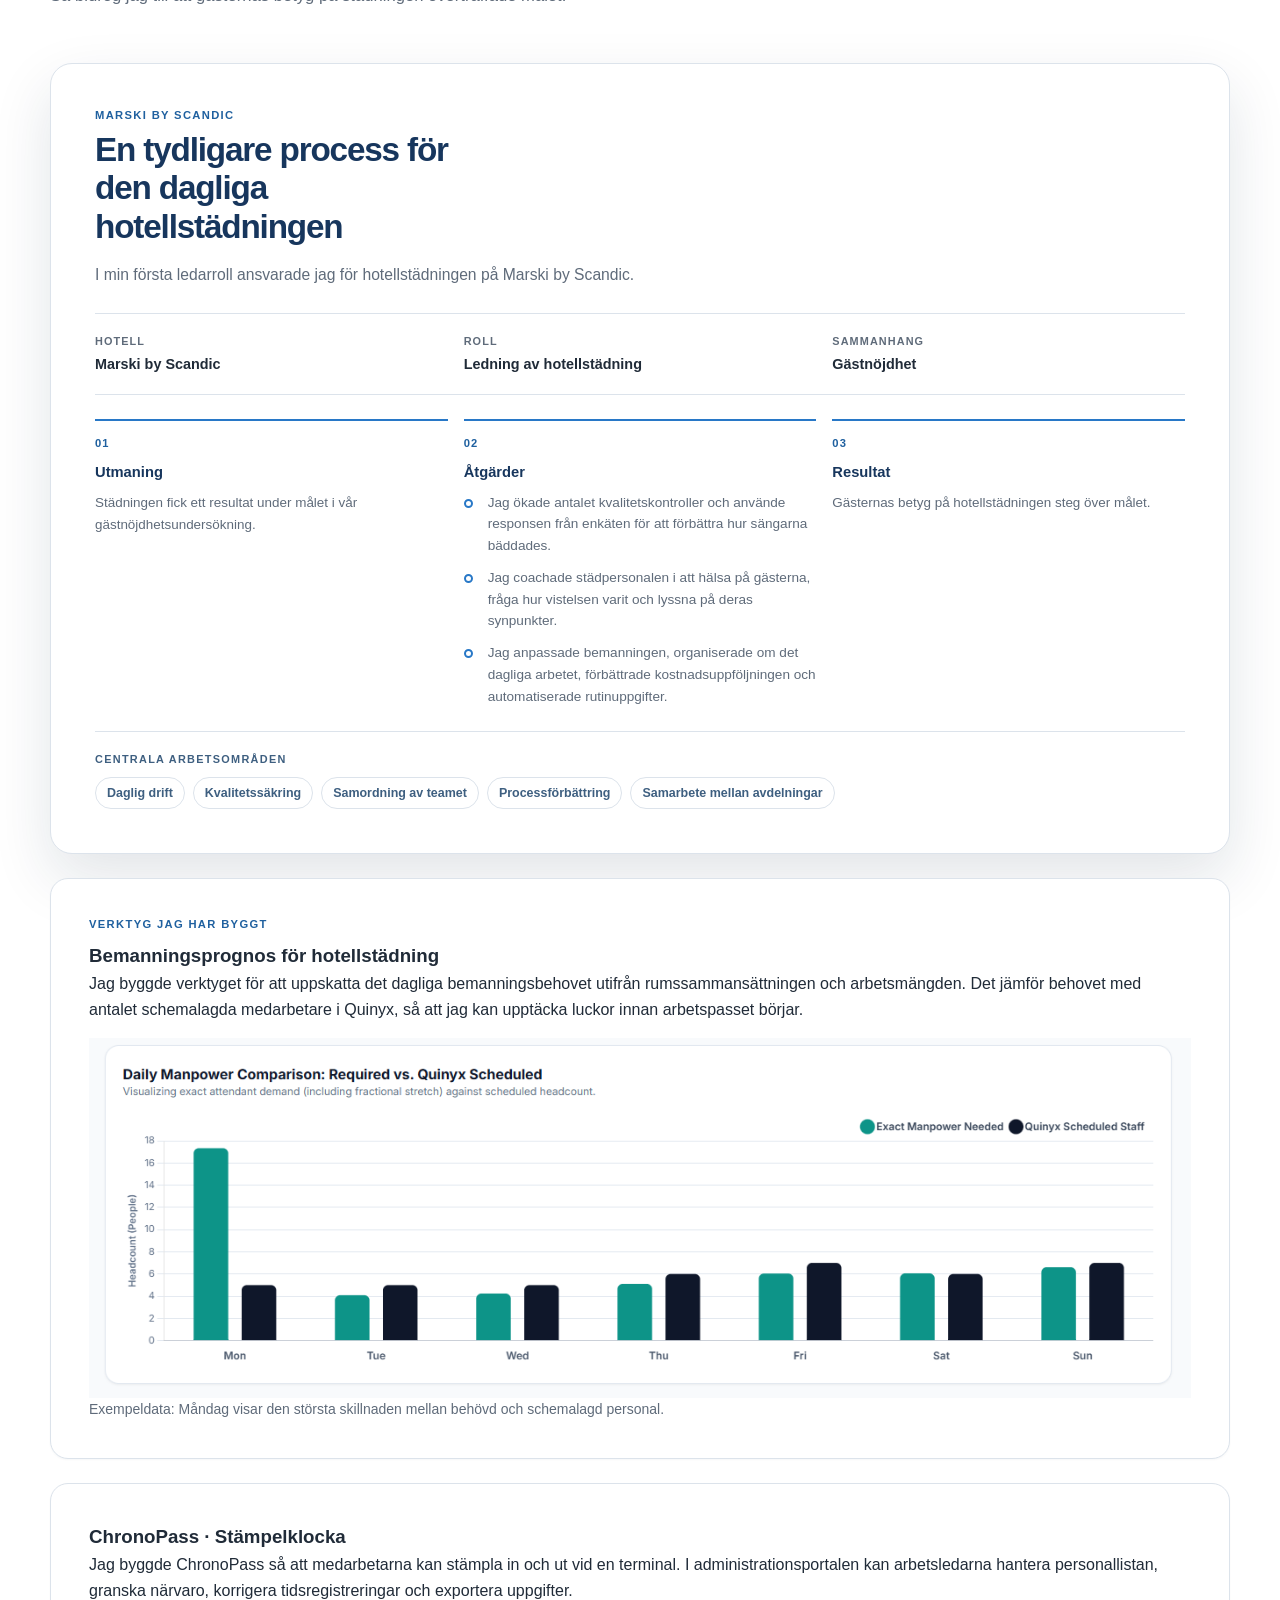
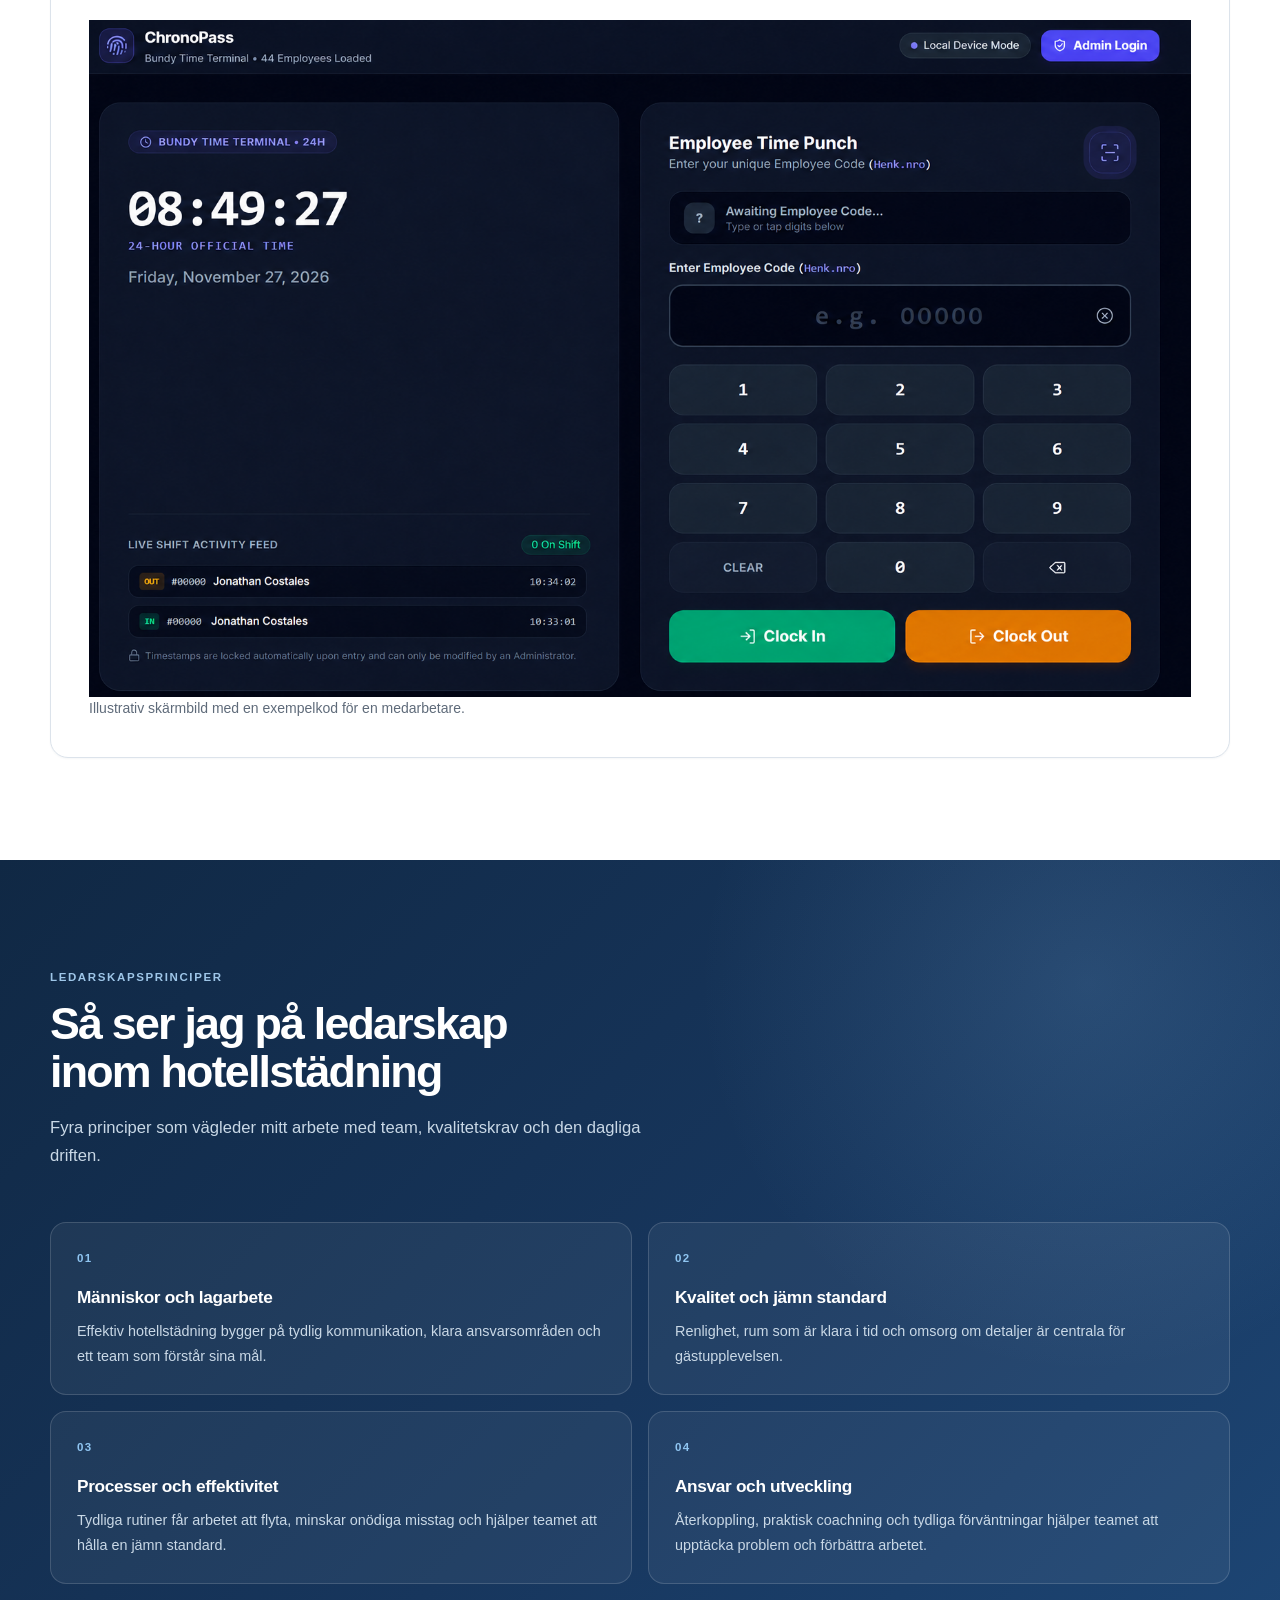
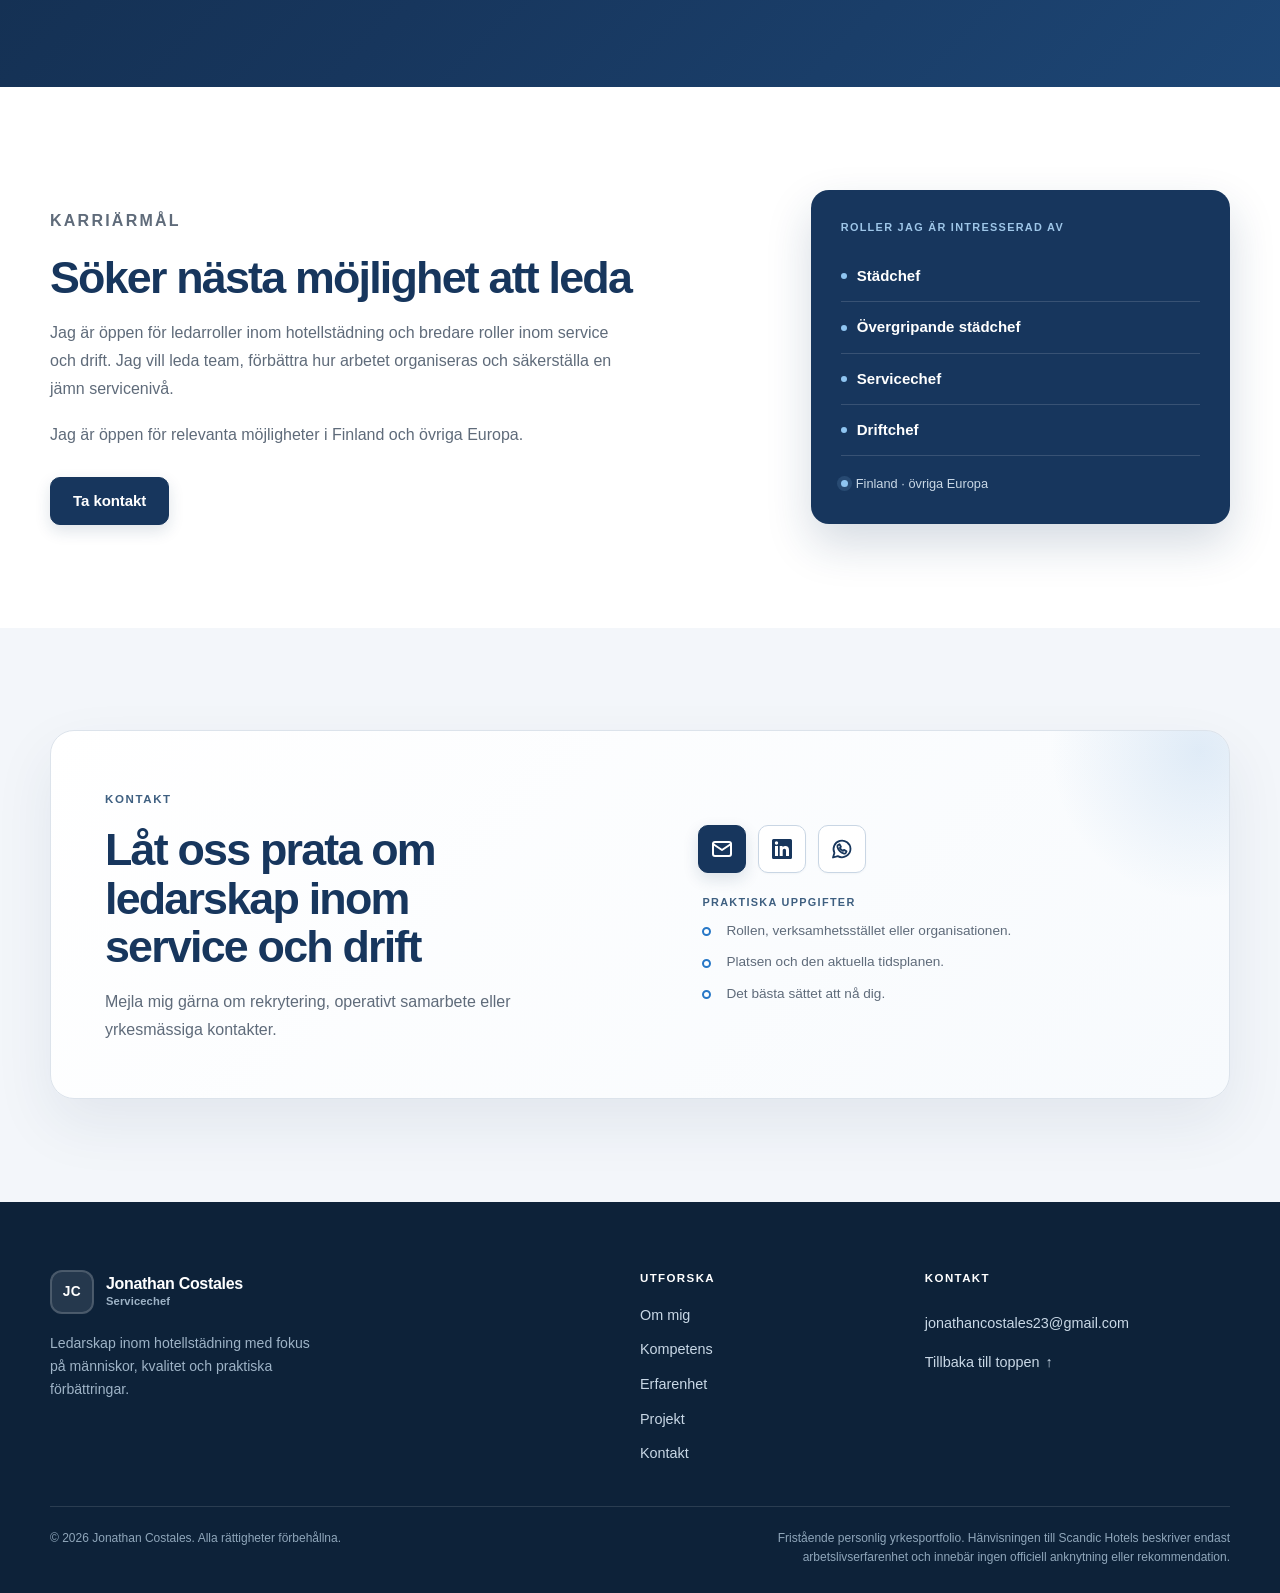
<file: index.sv.html>
<!DOCTYPE html>
<html lang="sv">
<head>
    <meta charset="UTF-8">
    <meta name="viewport" content="width=device-width, initial-scale=1.0">
    <meta name="theme-color" content="#17365D">
    <title>Jonathan Costales · Servicechef</title>
    <meta name="description" content="Jonathan Costales är servicechef med sex års erfarenhet från hotellbranschen i Finland. Han leder hotellstädteam och utvecklar den dagliga driften, servicekvaliteten och teamens arbetssätt.">
    <meta name="author" content="Jonathan Costales">
    <meta name="robots" content="index, follow">

    <meta property="og:type" content="profile">
    <meta property="og:title" content="Jonathan Costales · Servicechef">
    <meta property="og:description" content="Jonathan Costales är servicechef med sex års erfarenhet från hotellbranschen i Finland. Han leder hotellstädteam och utvecklar den dagliga driften, servicekvaliteten och teamens arbetssätt.">
    <meta property="og:locale" content="sv_FI">
    <meta name="twitter:card" content="summary">
    <meta name="twitter:title" content="Jonathan Costales · Servicechef">
    <meta name="twitter:description" content="Jonathan Costales är servicechef med sex års erfarenhet från hotellbranschen i Finland. Han leder hotellstädteam och utvecklar den dagliga driften, servicekvaliteten och teamens arbetssätt.">

    <link rel="icon" href="data:image/svg+xml,%3Csvg xmlns='http://www.w3.org/2000/svg' viewBox='0 0 64 64'%3E%3Crect width='64' height='64' rx='14' fill='%2317365D'/%3E%3Ctext x='32' y='42' text-anchor='middle' font-family='Arial,sans-serif' font-size='25' font-weight='700' fill='white'%3EJC%3C/text%3E%3C/svg%3E">
    <link rel="stylesheet" href="styles.css">
    <script src="script.js" defer></script>

    <script type="application/ld+json">
{
    "@context": "https://schema.org",
    "@type": "Person",
    "name": "Jonathan Costales",
    "jobTitle": "Servicechef",
    "description": "Jonathan Costales är servicechef med sex års erfarenhet från hotellbranschen i Finland. Han leder hotellstädteam och utvecklar den dagliga driften, servicekvaliteten och teamens arbetssätt.",
    "email": "mailto:jonathancostales23@gmail.com",
    "address": {
        "@type": "PostalAddress",
        "addressCountry": "FI"
    },
    "knowsAbout": [
        "Ledning av hotellstädning",
        "Teamledning",
        "Processutveckling",
        "Gästrespons och hantering av serviceproblem",
        "Eftermarknad och service",
        "Hotelldrift"
    ]
}
    </script>
    <link rel="alternate" hreflang="en" href="https://jcportfolio.jonathancostales23.workers.dev/">
    <link rel="alternate" hreflang="fi" href="https://jcportfolio.jonathancostales23.workers.dev/index.fi.html">
    <link rel="alternate" hreflang="sv" href="https://jcportfolio.jonathancostales23.workers.dev/index.sv.html">
</head>
<body>
    <a class="skip-link" href="#main">Hoppa till huvudinnehållet</a>

    <header class="site-header" id="site-header">
        <div class="container header-inner">
            <a class="brand" href="#home">
                <span class="brand-mark" aria-hidden="true">JC</span>
                <span class="brand-copy">
                    <strong>Jonathan Costales</strong>
                    <span>Servicechef</span>
                </span>
            </a>

            <button class="nav-toggle" id="nav-toggle" data-close-label="Stäng menyn" type="button" aria-expanded="false" aria-controls="primary-navigation" aria-label="Öppna menyn">
                <span class="nav-toggle-bars" aria-hidden="true">
                    <span></span>
                    <span></span>
                    <span></span>
                </span>
            </button>

            <nav class="primary-nav" id="primary-navigation" aria-label="Huvudmeny">
                <ul class="nav-list">
                    <li><a class="nav-link" href="#home" aria-current="location">Startsida</a></li>
                    <li><a class="nav-link" href="#about">Om mig</a></li>
                    <li><a class="nav-link" href="#expertise">Kompetens</a></li>
                    <li><a class="nav-link" href="#experience">Erfarenhet</a></li>
                    <li><a class="nav-link" href="#projects">Projekt</a></li>
                    <li><a class="nav-link nav-contact" href="#contact">Kontakt</a></li>
                </ul>
            </nav>

            <details class="language-picker">
                <summary aria-label="Språk: Svenska">SV</summary>
                <div class="language-options">
                        <a href="index.html" hreflang="en" lang="en">English</a>
                        <a href="index.fi.html" hreflang="fi" lang="fi">Suomi</a>
                        <a href="index.sv.html" hreflang="sv" lang="sv" aria-current="page">Svenska</a>
                </div>
            </details>
        </div>
    </header>

    <main id="main">
        <section class="hero" id="home" aria-labelledby="hero-title">
            <div class="hero-backdrop" aria-hidden="true"></div>
            <div class="container hero-grid">
                <div class="hero-content">
                    <p class="eyebrow"><span class="status-dot" aria-hidden="true"></span> Ledarskap inom hotellbranschen · Finland</p>
                    <h1 id="hero-title">
                        <span class="hero-name">Jonathan Costales</span>
                        <span class="hero-role">Servicechef</span>
                        <span class="hero-title-accent">Teamledning. Välfungerande drift.</span>
                    </h1>
                    <p class="hero-lead">Jag leder ett team inom hotellstädning och ansvarar för den dagliga driften, servicekvaliteten och att rummen är klara i tid. Med sex års erfarenhet från hotellbranschen i Finland samordnar jag prioriteringar och servicenivåer med både N-Clean Oy och hotellledningen på Scandic.</p>
                    <div class="hero-actions">
                        <a class="button button-primary" href="#contact">Kontakta mig</a>
                        <a class="button button-secondary" href="#experience">Se min erfarenhet</a>
                    </div>
                    <ul class="hero-facts" aria-label="Yrkesmeriter i korthet">
                        <li>
                            <strong>6 år</strong>
                            <span>Erfarenhet från hotellbranschen i Finland</span>
                        </li>
                        <li>
                            <strong>Hotellstädning</strong>
                            <span>Operativ ledning</span>
                        </li>
                        <li>
                            <strong>Teamledning</strong>
                            <span>Samordning och tydligt ansvar</span>
                        </li>
                        <li>
                            <strong>Processutveckling</strong>
                            <span>Praktiska förbättringar</span>
                        </li>
                    </ul>
                </div>

                <img class="hero-portrait" src="portfolio-portrait.png" alt="Jonathan Costales i marinblå kavaj i en hotellobby" width="1371" height="1148" fetchpriority="high">
            </div>
        </section>

        <section class="section section-soft" id="about" aria-labelledby="about-title">
            <div class="container">
                <header class="section-heading">
                    <p class="eyebrow">Om mig</p>
                    <h2 id="about-title">Praktiskt ledarskap i hotellets vardag</h2>
                    <p class="section-lead">Jag vill att teamet ska känna att de kan vända sig till mig, räkna med mitt stöd och trivas tillsammans även under hektiska dagar.</p>
                </header>

                <div class="about-grid">
                    <div class="about-copy">
                        <p>Jag sätter tydliga prioriteringar för städteamet och anpassar planen när hotellets behov eller personalens tillgänglighet förändras. Med kvalitetskontroller och gästrespons identifierar jag återkommande problem och förbättrar sedan arbetssätten tillsammans med teamet.</p>
                        <p>Jag arbetar för en positiv och energisk arbetsmiljö där det känns naturligt att be om hjälp eller ta upp ett problem. När jag tar hand om teamet och ger dem det stöd de behöver kan de känna stolthet över sitt arbete och ge gästerna bättre service.</p>
                        <p>Mitt arbete vid Scandics hotell i Finland har gett mig nära insyn i hotellstädning i en krävande miljö. Jag vill fortsätta i ledarroller där kvalitet, samarbete och ständiga förbättringar hör till vardagen.</p>

                        <div class="about-signature">
                            <span class="signature-label">Yrkesmässigt fokus</span>
                            <p>Jag skapar en lugn och välorganiserad städverksamhet som fungerar för både gäster och personal.</p>
                        </div>
                    </div>

                    <div class="principle-stack" aria-label="Yrkesprinciper">
                        <article class="principle-card">
                            <span class="principle-number" aria-hidden="true">01</span>
                            <div>
                                <h3>Människor först</h3>
                                <p>Tydlig kommunikation, klara ansvarsområden och ett team som förstår sina mål.</p>
                            </div>
                        </article>
                        <article class="principle-card">
                            <span class="principle-number" aria-hidden="true">02</span>
                            <div>
                                <h3>Kvalitet varje dag</h3>
                                <p>Jämn städkvalitet, rum som är klara i tid och omsorg om detaljer i alla gästutrymmen.</p>
                            </div>
                        </article>
                        <article class="principle-card">
                            <span class="principle-number" aria-hidden="true">03</span>
                            <div>
                                <h3>Ständiga förbättringar</h3>
                                <p>Praktiska förändringar som förenklar arbetet och gör det lättare att hålla en jämn standard.</p>
                            </div>
                        </article>
                    </div>
                </div>
            </div>
        </section>

        <section class="section" id="expertise" aria-labelledby="expertise-title">
            <div class="container">
                <header class="section-heading">
                    <p class="eyebrow">Kärnkompetens</p>
                    <h2 id="expertise-title">Kompetensen bakom en välfungerande hotellstädning</h2>
                    <p class="section-lead">En kombination av personalledning, driftstyrning, serviceuppföljning och processförbättring.</p>
                </header>

                <div class="expertise-grid">
                    <article class="expertise-card">
                        <div class="icon-box" aria-hidden="true">
                            <svg viewBox="0 0 24 24" width="24" height="24" fill="none" stroke="currentColor" stroke-width="1.7" stroke-linecap="round" stroke-linejoin="round">
                                <path d="M16 21v-2a4 4 0 0 0-4-4H6a4 4 0 0 0-4 4v2"></path>
                                <circle cx="9" cy="7" r="4"></circle>
                                <path d="M22 21v-2a4 4 0 0 0-3-3.87"></path>
                                <path d="M16 3.13a4 4 0 0 1 0 7.75"></path>
                            </svg>
                        </div>
                        <h3>Teamledning</h3>
                        <p>Jag samordnar teamen, främjar tydlig kommunikation och ansvarstagande och organiserar det dagliga arbetet så att prioriteringarna är klara.</p>
                    </article>

                    <article class="expertise-card">
                        <div class="icon-box" aria-hidden="true">
                            <svg viewBox="0 0 24 24" width="24" height="24" fill="none" stroke="currentColor" stroke-width="1.7" stroke-linecap="round" stroke-linejoin="round">
                                <path d="M3 21h18"></path>
                                <path d="M5 21V7l7-4 7 4v14"></path>
                                <path d="M9 21v-5h6v5"></path>
                                <path d="M9 9h.01M15 9h.01M9 12h.01M15 12h.01"></path>
                            </svg>
                        </div>
                        <h3>Ledning av hotellstädning</h3>
                        <p>Jag leder städarbetet, upprätthåller standarden för rena rum, stöder kvalitetskontroller och samordnar driftens prioriteringar.</p>
                    </article>

                    <article class="expertise-card">
                        <div class="icon-box" aria-hidden="true">
                            <svg viewBox="0 0 24 24" width="24" height="24" fill="none" stroke="currentColor" stroke-width="1.7" stroke-linecap="round" stroke-linejoin="round">
                                <path d="M21 15a4 4 0 0 1-4 4H8l-5 3V7a4 4 0 0 1 4-4h10a4 4 0 0 1 4 4z"></path>
                                <path d="M8 9h8M8 13h5"></path>
                            </svg>
                        </div>
                        <h3>Gästrespons och hantering av serviceproblem</h3>
                        <p>Jag följer upp gästernas synpunkter tillsammans med teamet på plats. Beroende på situationen hanterar jag frågan själv eller vägleder medarbetaren. Jag använder responsen för att upptäcka återkommande städproblem.</p>
                    </article>

                    <article class="expertise-card">
                        <div class="icon-box" aria-hidden="true">
                            <svg viewBox="0 0 24 24" width="24" height="24" fill="none" stroke="currentColor" stroke-width="1.7" stroke-linecap="round" stroke-linejoin="round">
                                <path d="M3 3v18h18"></path>
                                <path d="M7 16l4-5 3 3 5-7"></path>
                                <path d="M15 7h4v4"></path>
                            </svg>
                        </div>
                        <h3>Processutveckling</h3>
                        <p>Jag granskar arbetssätt, identifierar förbättringsmöjligheter och inför rutiner som gör arbetet jämnare och effektivare.</p>
                    </article>
                </div>

                <div class="competency-strip">
                    <div>
                        <p class="aside-label">Övriga kompetensområden</p>
                        <h3>Kompletterande kompetenser</h3>
                    </div>
                    <ul class="tag-list" aria-label="Kompletterande kompetenser">
                        <li>Kvalitetssäkring</li>
                        <li>Driftplanering</li>
                        <li>Coachning av medarbetare</li>
                        <li>Kommunikation mellan avdelningar</li>
                        <li>Hantering av serviceproblem</li>
                            <li>Eftermarknad och service</li>
                        <li>Produktivitetsförbättring</li>
                    </ul>
                </div>
            </div>
        </section>

        <section class="section section-soft" id="experience" aria-labelledby="experience-title">
            <div class="container">
                <header class="section-heading">
                    <p class="eyebrow">Yrkeserfarenhet</p>
                    <h2 id="experience-title">Sex års erfarenhet av hotellstädning i Finland</h2>
                    <p class="section-lead">Jag leder den dagliga hotellstädningen och balanserar bemanning, rum som är klara i tid och servicekvalitet.</p>
                </header>

                <div class="experience-layout">
                    <article class="experience-card">
                        <div class="experience-head">
                            <div>
                                <p class="card-kicker">Huvudsaklig erfarenhet</p>
                                <h3>Servicechef</h3>
                                <p class="experience-organisation">Hotelldrift · Finland</p>
                            </div>
                            <span class="duration-badge">6 år</span>
                        </div>

                        <dl class="experience-meta">
                            <div>
                                <dt>Hotellmiljö</dt>
                                <dd>Scandics hotell i Finland</dd>
                            </div>
                            <div>
                                <dt>Plats</dt>
                                <dd>Finland</dd>
                            </div>
                            <div>
                                <dt>Fokus</dt>
                                <dd>Hotellstädning</dd>
                            </div>
                        </dl>

                        <div>
                            <h4>Förbättrad lönsamhet på Scandic Grand Central</h4>
                            <p>På Scandic Grand Central anpassade jag bemanningen efter beläggningen och personalens tillgänglighet, organiserade om det dagliga arbetet och förbättrade kostnadsuppföljningen. Jag automatiserade också vissa rutiner så att arbetsledarna fick mer tid för andra uppgifter. Städverksamhetens lönsamhet förbättrades.</p>
                            <h4>Bemanning vid hög beläggning</h4>
                            <p>När beläggningen steg snabbare än väntat på Marski by Scandic och Scandic Grand Central anpassade jag bemanningen efter teamets tillgänglighet, inklusive studiescheman. När vi hade kapacitet över skickade jag förstärkning till andra hotell.</p>
                        </div>

                        <div class="experience-body">
                            <div>
                                <h4>Ansvarsområden</h4>
                                <ul class="check-list">
                                    <li>Samordning av den dagliga hotellstädningen och prioriteringen av rummen.</li>
                                    <li>Stöd för arbetsfördelning, kommunikation och ansvarstagande i teamet.</li>
                                    <li>Kontroller och uppföljning för att säkerställa rena rum som är klara i tid.</li>
                                    <li>Samarbete med hotellets avdelningar för att möta gästernas önskemål och få arbetet att flyta.</li>
                                    <li>Genomgång av rutiner för att hitta praktiska förbättringar.</li>
                                </ul>
                            </div>
                            <div>
                                <h4>Fokus i ledarskapet</h4>
                                <ul class="tag-list" aria-label="Fokusområden inom ledarskap">
                                    <li>Samordning av teamet</li>
                                    <li>Kvalitetskontroll</li>
                                    <li>Daglig planering</li>
                                    <li>Servicestandarder</li>
                                    <li>Processförbättring</li>
                                    <li>Samarbete mellan avdelningar</li>
                                </ul>
                            </div>
                        </div>
                    </article>

                    <aside class="experience-aside" aria-label="Sammanfattning av erfarenheten">
                        <div class="aside-card">
                            <p class="aside-label">I korthet</p>
                            <ul class="stat-list">
                                <li>
                                    <span>Erfarenhet</span>
                                    <strong>6 år i Finland</strong>
                                </li>
                                <li>
                                    <span>Huvudsaklig arbetsmiljö</span>
                                    <strong>Hotellstädning</strong>
                                </li>
                                <li>
                                    <span>Ledningsansvar</span>
                                    <strong>Samordning av teamet och kvalitet</strong>
                                </li>
                            </ul>
                        </div>
                        <p class="integrity-note">Fristående yrkesportfolio. Hänvisningen till Scandic Hotels beskriver arbetslivserfarenhet och innebär ingen officiell anknytning eller rekommendation.</p>
                    </aside>
                </div>

                <article class="experience-card" style="margin-top: 24px;">
                    <div class="experience-head">
                        <div>
                            <p class="card-kicker">E-handelsverksamhet</p>
                            <h3>Tidigare erfarenhet inom eftermarknad, reparation och lager</h3>
                        </div>
                    </div>
                    <ul class="check-list">
                        <li><strong>Souq.com</strong> · Lagermedarbetare / eftermarknadstekniker</li>
                        <li><strong>Souq.com</strong> · Teamledare för eftermarknadskontroll / programvaruansvarig vid reparationscentret</li>
                        <li><strong>HelpBit, ett Souq.com-bolag</strong> · Arbetsledare för reparationscenter och eftermarknad</li>
                        <li><strong>Amazon.ae</strong> · Arbetsledare för eftermarknad och lager</li>
                    </ul>
                </article>
            </div>
        </section>

        <section class="section" id="projects" aria-labelledby="projects-title">
            <div class="container">
                <header class="section-heading">
                    <p class="eyebrow">Utvalt projekt</p>
                    <h2 id="projects-title">Bättre städkvalitet på Marski by Scandic</h2>
                    <p class="section-lead">Så bidrog jag till att gästernas betyg på städningen överträffade målet.</p>
                </header>

                <article class="project-feature" style="grid-template-columns: minmax(0, 1fr);">
                    <div class="project-content">
                        <p class="card-kicker">Marski by Scandic</p>
                        <h3>En tydligare process för den dagliga hotellstädningen</h3>
                        <p class="project-summary">I min första ledarroll ansvarade jag för hotellstädningen på Marski by Scandic.</p>

                        <dl class="project-meta">
                            <div>
                                <dt>Hotell</dt>
                                <dd>Marski by Scandic</dd>
                            </div>
                            <div>
                                <dt>Roll</dt>
                                <dd>Ledning av hotellstädning</dd>
                            </div>
                            <div>
                                <dt>Sammanhang</dt>
                                <dd>Gästnöjdhet</dd>
                            </div>
                        </dl>

                        <div class="project-story">
                            <div class="story-step">
                                <span class="story-number" aria-hidden="true">01</span>
                                <h4>Utmaning</h4>
                                <p>Städningen fick ett resultat under målet i vår gästnöjdhetsundersökning.</p>
                            </div>
                            <div class="story-step">
                                <span class="story-number" aria-hidden="true">02</span>
                                <h4>Åtgärder</h4>
                                <ul class="check-list check-list-small">
                                    <li>Jag ökade antalet kvalitetskontroller och använde responsen från enkäten för att förbättra hur sängarna bäddades.</li>
                                    <li>Jag coachade städpersonalen i att hälsa på gästerna, fråga hur vistelsen varit och lyssna på deras synpunkter.</li>
                                    <li>Jag anpassade bemanningen, organiserade om det dagliga arbetet, förbättrade kostnadsuppföljningen och automatiserade rutinuppgifter.</li>
                                </ul>
                            </div>
                            <div class="story-step">
                                <span class="story-number" aria-hidden="true">03</span>
                                <h4>Resultat</h4>
                                <p>Gästernas betyg på hotellstädningen steg över målet.</p>
                            </div>
                        </div>

                        <div class="project-themes">
                            <p class="aside-label">Centrala arbetsområden</p>
                            <ul class="tag-list" aria-label="Projektets arbetsområden">
                                <li>Daglig drift</li>
                                <li>Kvalitetssäkring</li>
                                <li>Samordning av teamet</li>
                                <li>Processförbättring</li>
                                <li>Samarbete mellan avdelningar</li>
                            </ul>
                        </div>
                    </div>
                </article>

                <article class="experience-card" style="margin-top: 24px;">
                    <p class="card-kicker">Verktyg jag har byggt</p>
                    <h3>Bemanningsprognos för hotellstädning</h3>
                    <p>Jag byggde verktyget för att uppskatta det dagliga bemanningsbehovet utifrån rumssammansättningen och arbetsmängden. Det jämför behovet med antalet schemalagda medarbetare i Quinyx, så att jag kan upptäcka luckor innan arbetspasset börjar.</p>
                    <img src="forecaster-staffing-comparison.png" width="1256" height="410" loading="lazy" style="display: block; width: 100%; height: auto; margin-top: 16px;" alt="Veckodiagram som jämför bemanningsbehovet med schemat i Quinyx. Måndag visar den största bemanningsluckan.">
                    <p style="font-size: 0.875rem; color: var(--muted);">Exempeldata: Måndag visar den största skillnaden mellan behövd och schemalagd personal.</p>
                </article>

                <article class="experience-card" style="margin-top: 24px;">
                    <h3>ChronoPass · Stämpelklocka</h3>
                    <p>Jag byggde ChronoPass så att medarbetarna kan stämpla in och ut vid en terminal. I administrationsportalen kan arbetsledarna hantera personallistan, granska närvaro, korrigera tidsregistreringar och exportera uppgifter.</p>
                    <img src="chronopass-kiosk-demo.png" width="1600" height="983" loading="lazy" style="display: block; width: 100%; height: auto; margin-top: 16px;" alt="ChronoPass-terminal med sifferknappar och knappar för in- och utstämpling.">
                    <p style="font-size: 0.875rem; color: var(--muted);">Illustrativ skärmbild med en exempelkod för en medarbetare.</p>
                </article>
            </div>
        </section>

        <section class="section section-dark" id="philosophy" aria-labelledby="philosophy-title">
            <div class="container">
                <header class="section-heading">
                    <p class="eyebrow">Ledarskapsprinciper</p>
                    <h2 id="philosophy-title">Så ser jag på ledarskap inom hotellstädning</h2>
                    <p class="section-lead">Fyra principer som vägleder mitt arbete med team, kvalitetskrav och den dagliga driften.</p>
                </header>

                <div class="philosophy-grid">
                    <article class="philosophy-card">
                        <span class="philosophy-number" aria-hidden="true">01</span>
                        <h3>Människor och lagarbete</h3>
                        <p>Effektiv hotellstädning bygger på tydlig kommunikation, klara ansvarsområden och ett team som förstår sina mål.</p>
                    </article>
                    <article class="philosophy-card">
                        <span class="philosophy-number" aria-hidden="true">02</span>
                        <h3>Kvalitet och jämn standard</h3>
                        <p>Renlighet, rum som är klara i tid och omsorg om detaljer är centrala för gästupplevelsen.</p>
                    </article>
                    <article class="philosophy-card">
                        <span class="philosophy-number" aria-hidden="true">03</span>
                        <h3>Processer och effektivitet</h3>
                        <p>Tydliga rutiner får arbetet att flyta, minskar onödiga misstag och hjälper teamet att hålla en jämn standard.</p>
                    </article>
                    <article class="philosophy-card">
                        <span class="philosophy-number" aria-hidden="true">04</span>
                        <h3>Ansvar och utveckling</h3>
                        <p>Återkoppling, praktisk coachning och tydliga förväntningar hjälper teamet att upptäcka problem och förbättra arbetet.</p>
                    </article>
                </div>
            </div>
        </section>

        <section class="section" id="goals" aria-labelledby="goals-title">
            <div class="container goals-grid">
                <div class="goals-copy">
                    <p class="eyebrow">Karriärmål</p>
                    <h2 id="goals-title">Söker nästa möjlighet att leda</h2>
                    <p>Jag är öppen för ledarroller inom hotellstädning och bredare roller inom service och drift. Jag vill leda team, förbättra hur arbetet organiseras och säkerställa en jämn servicenivå.</p>
                    <p>Jag är öppen för relevanta möjligheter i Finland och övriga Europa.</p>
                    <a class="button button-primary" href="#contact">Ta kontakt</a>
                </div>

                <aside class="goals-card" aria-label="Roller jag är intresserad av">
                    <p class="aside-label">Roller jag är intresserad av</p>
                    <ul class="role-list">
                        <li>Städchef</li>
                        <li>Övergripande städchef</li>
                        <li>Servicechef</li>
                        <li>Driftchef</li>
                    </ul>
                    <div class="goals-location">
                        <span class="status-dot status-dot-light" aria-hidden="true"></span>
                        Finland · övriga Europa
                    </div>
                </aside>
            </div>
        </section>

        <section class="section section-soft" id="contact" aria-labelledby="contact-title">
            <div class="container">
                <div class="contact-panel">
                    <div class="contact-intro">
                        <p class="eyebrow">Kontakt</p>
                        <h2 id="contact-title">Låt oss prata om ledarskap inom service och drift</h2>
                        <p>Mejla mig gärna om rekrytering, operativt samarbete eller yrkesmässiga kontakter.</p>
                    </div>

                    <div class="contact-actions">
                        <div class="contact-icon-links">
                            <a class="button button-primary contact-icon-link" href="mailto:jonathancostales23@gmail.com" aria-label="Mejla mig" title="Mejla mig">
                                <svg width="24" height="24" viewBox="0 0 24 24" fill="none" stroke="currentColor" stroke-width="2" stroke-linecap="round" stroke-linejoin="round" aria-hidden="true" focusable="false">
                                    <rect x="3" y="5" width="18" height="14" rx="2"></rect>
                                    <path d="m3 7 9 6 9-6"></path>
                                </svg>
                            </a>
                            <a class="button button-secondary contact-icon-link" href="https://www.linkedin.com/in/jonathan-costales-088277143/" target="_blank" rel="noopener noreferrer" aria-label="LinkedIn-profil (öppnas i ny flik)" title="LinkedIn">
                                <svg width="24" height="24" viewBox="0 0 24 24" fill="currentColor" aria-hidden="true" focusable="false">
                                    <path d="M20.5 2h-17A1.5 1.5 0 0 0 2 3.5v17A1.5 1.5 0 0 0 3.5 22h17a1.5 1.5 0 0 0 1.5-1.5v-17A1.5 1.5 0 0 0 20.5 2ZM8 19H5V9h3v10ZM6.5 7.7a1.7 1.7 0 1 1 0-3.4 1.7 1.7 0 0 1 0 3.4ZM19 19h-3v-5.2c0-1.3-.5-2-1.5-2-1.2 0-1.8.8-1.8 2V19h-3V9h2.9v1.3A3.3 3.3 0 0 1 15.5 9c2.2 0 3.5 1.4 3.5 4v6Z"></path>
                                </svg>
                            </a>
                            <a class="button button-secondary contact-icon-link" href="https://wa.me/358456675100" target="_blank" rel="noopener noreferrer" aria-label="Skicka ett meddelande på WhatsApp (öppnas i ny flik)" title="WhatsApp">
                                <svg width="24" height="24" viewBox="0 0 24 24" fill="none" stroke="currentColor" stroke-width="1.8" stroke-linecap="round" stroke-linejoin="round" aria-hidden="true" focusable="false">
                                    <path d="M20.5 11.7a8.5 8.5 0 0 1-12.7 7.4L3 20.5l1.4-4.6a8.5 8.5 0 1 1 16.1-4.2Z"></path>
                                    <path d="m8 8 1.5-.7 1.4 2.5-1 1c.6 1.4 1.7 2.5 3.1 3.1l1-1 2.5 1.4-.7 1.5c-.4.8-1.4.9-2.3.6-2.8-.9-5-3.1-5.9-5.9-.3-.9-.4-2 .4-2.5Z"></path>
                                </svg>
                            </a>
                        </div>

                        <div class="contact-guidance">
                            <p class="aside-label">Praktiska uppgifter</p>
                            <ul class="check-list check-list-small">
                                <li>Rollen, verksamhetsstället eller organisationen.</li>
                                <li>Platsen och den aktuella tidsplanen.</li>
                                <li>Det bästa sättet att nå dig.</li>
                            </ul>
                        </div>
                    </div>
                </div>
            </div>
        </section>
    </main>

    <footer class="site-footer">
        <div class="container">
            <div class="footer-grid">
                <div class="footer-brand">
                    <a class="brand brand-footer" href="#home">
                        <span class="brand-mark" aria-hidden="true">JC</span>
                        <span class="brand-copy">
                            <strong>Jonathan Costales</strong>
                            <span>Servicechef</span>
                        </span>
                    </a>
                    <p>Ledarskap inom hotellstädning med fokus på människor, kvalitet och praktiska förbättringar.</p>
                </div>

                <nav class="footer-nav" aria-label="Navigering i sidfoten">
                    <h2 class="footer-heading">Utforska</h2>
                    <ul>
                        <li><a href="#about">Om mig</a></li>
                        <li><a href="#expertise">Kompetens</a></li>
                        <li><a href="#experience">Erfarenhet</a></li>
                        <li><a href="#projects">Projekt</a></li>
                        <li><a href="#contact">Kontakt</a></li>
                    </ul>
                </nav>

                <div class="footer-contact">
                    <h2 class="footer-heading">Kontakt</h2>
                    <a href="mailto:jonathancostales23@gmail.com">jonathancostales23@gmail.com</a>
                    <a class="footer-top-link" href="#home">Tillbaka till toppen <span aria-hidden="true">↑</span></a>
                </div>
            </div>

            <div class="footer-bottom">
                <p>&copy; <span id="year">2026</span> Jonathan Costales. Alla rättigheter förbehållna.</p>
                <p>Fristående personlig yrkesportfolio. Hänvisningen till Scandic Hotels beskriver endast arbetslivserfarenhet och innebär ingen officiell anknytning eller rekommendation.</p>
            </div>
        </div>
    </footer>

    <button class="back-to-top" id="back-to-top" type="button">
        <span class="visually-hidden">Tillbaka till toppen</span>
        <svg viewBox="0 0 24 24" width="20" height="20" fill="none" stroke="currentColor" stroke-width="2" stroke-linecap="round" stroke-linejoin="round" aria-hidden="true">
            <path d="M12 19V5"></path>
            <path d="m5 12 7-7 7 7"></path>
        </svg>
    </button>
</body>
</html>
</file>
<file: styles.css>
/* =========================================================
   Jonathan Costales — Personal Portfolio
   Design tokens
   ========================================================= */
:root {
    --navy: #17365D;
    --navy-deep: #102844;
    --navy-mid: #1D4675;
    --slate: #3E5F80;
    --white: #FFFFFF;
    --surface: #F3F6FA;
    --surface-strong: #EAF1F8;
    --text: #202B38;
    --muted: #5F6B7A;
    --border: #DCE3EB;
    --accent: #2878C7;
    --accent-dark: #1F609F;
    --accent-soft: #EAF3FB;
    --focus: #0B5FA5;
    --focus-light: #9EC6E8;
    --font-sans: -apple-system, BlinkMacSystemFont, "Segoe UI", Roboto, "Helvetica Neue", Arial, sans-serif;
    --container: 1180px;
    --header-height: 76px;
    --radius-sm: 10px;
    --radius-md: 16px;
    --radius-lg: 24px;
    --shadow-sm: 0 1px 2px rgba(16, 40, 68, 0.04);
    --shadow-md: 0 12px 30px rgba(16, 40, 68, 0.09);
    --shadow-lg: 0 24px 60px rgba(16, 40, 68, 0.12);
    --transition: 180ms ease;
}

/* =========================================================
   Reset and base
   ========================================================= */
*,
*::before,
*::after {
    box-sizing: border-box;
}

html {
    scroll-behavior: smooth;
    scroll-padding-top: calc(var(--header-height) + 24px);
    -webkit-text-size-adjust: 100%;
}

body {
    margin: 0;
    background: var(--white);
    color: var(--text);
    font-family: var(--font-sans);
    font-size: 16px;
    line-height: 1.6;
    overflow-x: hidden;
    text-rendering: optimizeLegibility;
    -webkit-font-smoothing: antialiased;
    -moz-osx-font-smoothing: grayscale;
}

h1,
h2,
h3,
h4,
p,
dl,
dd,
figure {
    margin: 0;
}

ul,
ol {
    margin: 0;
    padding: 0;
    list-style: none;
}

a {
    color: inherit;
    text-decoration: none;
}

button,
input,
select,
textarea {
    font: inherit;
}

img,
svg {
    display: block;
    max-width: 100%;
}

button {
    color: inherit;
}

::selection {
    background: var(--accent);
    color: var(--white);
}

:where(a, button, input, select, textarea):focus-visible {
    outline: 3px solid var(--focus);
    outline-offset: 3px;
    border-radius: 4px;
}

.site-footer :focus-visible,
.section-dark :focus-visible,
.email-card:focus-visible,
.back-to-top:focus-visible {
    outline-color: var(--focus-light);
}

.container {
    width: min(calc(100% - 40px), var(--container));
    margin-inline: auto;
}

.visually-hidden {
    position: absolute;
    width: 1px;
    height: 1px;
    padding: 0;
    margin: -1px;
    overflow: hidden;
    clip: rect(0 0 0 0);
    white-space: nowrap;
    border: 0;
}

.skip-link {
    position: fixed;
    top: 12px;
    left: 12px;
    z-index: 1000;
    padding: 10px 16px;
    border-radius: 8px;
    background: var(--navy);
    color: var(--white);
    font-size: 0.9rem;
    font-weight: 700;
    transform: translateY(-160%);
    transition: transform var(--transition);
}

.skip-link:focus {
    transform: translateY(0);
}

/* =========================================================
   Shared typography and buttons
   ========================================================= */
.eyebrow {
    display: inline-flex;
    align-items: center;
    gap: 9px;
    margin: 0 0 18px;
    color: var(--slate);
    font-size: 0.72rem;
    font-weight: 800;
    letter-spacing: 0.14em;
    line-height: 1.4;
    text-transform: uppercase;
}

.status-dot {
    display: inline-block;
    width: 7px;
    height: 7px;
    flex-shrink: 0;
    border-radius: 50%;
    background: var(--accent);
    box-shadow: 0 0 0 4px rgba(40, 120, 199, 0.12);
}

.status-dot-light {
    background: #8FC5F1;
    box-shadow: 0 0 0 4px rgba(143, 197, 241, 0.14);
}

.aside-label {
    display: block;
    margin: 0 0 8px;
    color: var(--slate);
    font-size: 0.68rem;
    font-weight: 800;
    letter-spacing: 0.12em;
    line-height: 1.4;
    text-transform: uppercase;
}

.card-kicker {
    margin: 0 0 8px;
    color: var(--accent-dark);
    font-size: 0.7rem;
    font-weight: 800;
    letter-spacing: 0.12em;
    line-height: 1.4;
    text-transform: uppercase;
}

.button {
    display: inline-flex;
    align-items: center;
    justify-content: center;
    min-height: 48px;
    padding: 12px 22px;
    border: 1px solid transparent;
    border-radius: 10px;
    font-size: 0.94rem;
    font-weight: 700;
    letter-spacing: -0.005em;
    line-height: 1.2;
    text-align: center;
    cursor: pointer;
    transition: background-color var(--transition), border-color var(--transition), color var(--transition), box-shadow var(--transition), transform var(--transition);
}

.button-primary {
    border-color: var(--navy);
    background: var(--navy);
    color: var(--white);
    box-shadow: 0 6px 16px rgba(23, 54, 93, 0.14);
}

.button-primary:hover {
    border-color: var(--accent);
    background: var(--accent);
    transform: translateY(-1px);
    box-shadow: 0 10px 22px rgba(40, 120, 199, 0.2);
}

.button-secondary {
    border-color: #C9D6E4;
    background: var(--white);
    color: var(--navy);
    box-shadow: var(--shadow-sm);
}

.button-secondary:hover {
    border-color: var(--navy);
    background: var(--surface);
    transform: translateY(-1px);
}

/* =========================================================
   Header and navigation
   ========================================================= */
.site-header {
    position: sticky;
    top: 0;
    z-index: 100;
    border-bottom: 1px solid var(--border);
    background: rgba(255, 255, 255, 0.94);
    -webkit-backdrop-filter: blur(16px);
    backdrop-filter: blur(16px);
    transition: background-color var(--transition), box-shadow var(--transition);
}

.site-header.is-scrolled {
    background: rgba(255, 255, 255, 0.98);
    box-shadow: 0 8px 24px rgba(16, 40, 68, 0.08);
}

.header-inner {
    display: flex;
    align-items: center;
    justify-content: space-between;
    gap: 24px;
    min-height: var(--header-height);
}

.brand {
    display: inline-flex;
    align-items: center;
    gap: 12px;
    min-width: 0;
    color: var(--navy);
}

.brand-mark {
    display: grid;
    width: 44px;
    height: 44px;
    flex-shrink: 0;
    place-items: center;
    border-radius: 12px;
    background: var(--navy);
    color: var(--white);
    font-size: 0.86rem;
    font-weight: 800;
    letter-spacing: 0.04em;
    box-shadow: inset 0 0 0 1px rgba(255, 255, 255, 0.18);
}

.brand-copy {
    display: flex;
    min-width: 0;
    flex-direction: column;
    gap: 1px;
    line-height: 1.18;
}

.brand-copy strong {
    color: var(--navy);
    font-size: 1rem;
    font-weight: 800;
    letter-spacing: -0.02em;
    white-space: nowrap;
}

.brand-copy span {
    color: var(--muted);
    font-size: 0.7rem;
    font-weight: 600;
    letter-spacing: 0.01em;
    white-space: nowrap;
}

.site-header .brand-copy strong {
    font-size: clamp(1.125rem, 1.7vw, 1.25rem);
}

.site-header .brand-copy span {
    font-size: 0.8125rem;
}

.primary-nav {
    min-width: 0;
}

.nav-list {
    display: flex;
    align-items: center;
    gap: 2px;
}

.nav-link {
    position: relative;
    display: inline-flex;
    align-items: center;
    min-height: 40px;
    padding: 8px 12px;
    border-radius: 8px;
    color: var(--muted);
    font-size: 0.9rem;
    font-weight: 600;
    letter-spacing: -0.005em;
    transition: background-color var(--transition), color var(--transition);
}

.nav-link:hover {
    background: var(--surface);
    color: var(--navy);
}

.nav-link[aria-current="location"] {
    color: var(--navy);
}

.nav-link[aria-current="location"]::after {
    content: "";
    position: absolute;
    right: 12px;
    bottom: 3px;
    left: 12px;
    height: 2px;
    border-radius: 2px;
    background: var(--accent);
}

.nav-link.nav-contact {
    margin-left: 8px;
    padding: 10px 18px;
    border: 1px solid var(--navy);
    background: var(--navy);
    color: var(--white);
    transition: background-color var(--transition), border-color var(--transition), transform var(--transition);
}

.nav-link.nav-contact:hover {
    border-color: var(--accent);
    background: var(--accent);
    color: var(--white);
    transform: translateY(-1px);
}

.nav-link.nav-contact[aria-current="location"]::after {
    display: none;
}

.nav-toggle {
    display: none;
    width: 46px;
    height: 46px;
    align-items: center;
    justify-content: center;
    border: 1px solid var(--border);
    border-radius: 10px;
    background: var(--white);
    color: var(--navy);
    cursor: pointer;
}

.nav-toggle-bars {
    display: flex;
    width: 20px;
    flex-direction: column;
    gap: 5px;
}

.nav-toggle-bars span {
    display: block;
    width: 100%;
    height: 2px;
    border-radius: 2px;
    background: currentColor;
    transition: transform var(--transition), opacity var(--transition);
}

.nav-toggle[aria-expanded="true"] .nav-toggle-bars span:nth-child(1) {
    transform: translateY(7px) rotate(45deg);
}

.nav-toggle[aria-expanded="true"] .nav-toggle-bars span:nth-child(2) {
    opacity: 0;
}

.nav-toggle[aria-expanded="true"] .nav-toggle-bars span:nth-child(3) {
    transform: translateY(-7px) rotate(-45deg);
}

/* =========================================================
   Hero
   ========================================================= */
.hero {
    position: relative;
    overflow: hidden;
    padding: clamp(56px, 8vw, 100px) 0 clamp(64px, 8vw, 96px);
    background: linear-gradient(180deg, #FFFFFF 0%, #F7FAFD 100%);
}

.hero-backdrop {
    position: absolute;
    inset: 0;
    pointer-events: none;
    background:
        radial-gradient(circle at 84% 20%, rgba(40, 120, 199, 0.14), transparent 32%),
        radial-gradient(circle at 10% 88%, rgba(23, 54, 93, 0.07), transparent 30%);
}

.hero-backdrop::after {
    content: "";
    position: absolute;
    inset: 0;
    background-image:
        linear-gradient(rgba(23, 54, 93, 0.035) 1px, transparent 1px),
        linear-gradient(90deg, rgba(23, 54, 93, 0.035) 1px, transparent 1px);
    background-size: 48px 48px;
    -webkit-mask-image: linear-gradient(to bottom, rgba(0, 0, 0, 0.55), transparent 78%);
    mask-image: linear-gradient(to bottom, rgba(0, 0, 0, 0.55), transparent 78%);
}

.hero-grid {
    position: relative;
    display: grid;
    grid-template-columns: minmax(0, 1.15fr) minmax(320px, 0.85fr);
    gap: clamp(36px, 6vw, 76px);
    align-items: center;
}

.hero-portrait {
    display: block;
    width: 100%;
    max-width: 480px;
    height: auto;
    aspect-ratio: 1 / 1.05;
    object-fit: cover;
    object-position: center 32%;
    justify-self: center;
    border-radius: var(--radius-lg);
    box-shadow: 0 30px 70px rgba(16, 40, 68, 0.22);
}

.hero-content {
    min-width: 0;
}

.hero h1 {
    max-width: 13ch;
    color: var(--navy);
    font-size: clamp(2.55rem, 5.1vw, 4.65rem);
    font-weight: 800;
    letter-spacing: -0.055em;
    line-height: 0.99;
    text-wrap: balance;
}

.hero-name {
    display: block;
    margin-bottom: 14px;
    color: var(--slate);
    font-size: clamp(1.65rem, 3vw, 2.5rem);
    font-weight: 800;
    letter-spacing: -0.025em;
    line-height: 1.15;
}

.hero-role {
    display: block;
}

.hero-role-translation {
    display: block;
    margin-top: 8px;
    color: var(--slate);
    font-size: clamp(1rem, 2.2vw, 1.65rem);
    font-weight: 600;
    letter-spacing: -0.015em;
    line-height: 1.2;
}

.hero-title-accent {
    display: block;
    max-width: 20ch;
    margin-top: 20px;
    color: var(--slate);
    font-size: clamp(1.05rem, 2vw, 1.45rem);
    font-weight: 600;
    letter-spacing: -0.015em;
    line-height: 1.35;
}

.hero-lead {
    max-width: 62ch;
    margin-top: 24px;
    color: var(--muted);
    font-size: clamp(1rem, 1.35vw, 1.13rem);
    line-height: 1.7;
}

.hero-actions {
    display: flex;
    flex-wrap: wrap;
    gap: 12px;
    margin-top: 32px;
}

.hero-facts {
    display: grid;
    max-width: 680px;
    grid-template-columns: repeat(2, minmax(0, 1fr));
    margin-top: 40px;
    padding-top: 22px;
    border-top: 1px solid var(--border);
}

.hero-facts li {
    padding: 0 22px 18px 0;
}

.hero-facts li:nth-child(odd) {
    border-right: 1px solid var(--border);
}

.hero-facts li:nth-child(even) {
    padding-right: 0;
    padding-left: 22px;
}

.hero-facts li:nth-child(n + 3) {
    padding-top: 18px;
    border-top: 1px solid var(--border);
}

.hero-facts strong {
    display: block;
    color: var(--navy);
    font-size: 0.95rem;
    font-weight: 800;
    letter-spacing: -0.01em;
    line-height: 1.3;
}

.hero-facts span {
    display: block;
    margin-top: 3px;
    color: var(--muted);
    font-size: 0.8rem;
    line-height: 1.45;
}

.profile-card {
    position: relative;
    display: flex;
    min-height: 520px;
    flex-direction: column;
    justify-content: space-between;
    overflow: hidden;
    padding: 28px;
    border-radius: var(--radius-lg);
    background: linear-gradient(145deg, var(--navy) 0%, var(--navy-mid) 58%, var(--navy-deep) 100%);
    color: var(--white);
    box-shadow: 0 30px 70px rgba(16, 40, 68, 0.22);
    isolation: isolate;
}

.profile-card::before {
    content: "";
    position: absolute;
    top: -140px;
    right: -170px;
    z-index: -1;
    width: 420px;
    height: 420px;
    border: 1px solid rgba(255, 255, 255, 0.12);
    border-radius: 50%;
}

.profile-card::after {
    content: "";
    position: absolute;
    inset: 0;
    z-index: -1;
    background-image:
        linear-gradient(rgba(255, 255, 255, 0.05) 1px, transparent 1px),
        linear-gradient(90deg, rgba(255, 255, 255, 0.05) 1px, transparent 1px);
    background-size: 36px 36px;
    -webkit-mask-image: linear-gradient(to bottom, rgba(0, 0, 0, 0.75), transparent 85%);
    mask-image: linear-gradient(to bottom, rgba(0, 0, 0, 0.75), transparent 85%);
}

.profile-card-top {
    display: flex;
    align-items: center;
    justify-content: space-between;
    gap: 16px;
    color: rgba(255, 255, 255, 0.72);
    font-size: 0.68rem;
    font-weight: 800;
    letter-spacing: 0.12em;
    line-height: 1.4;
    text-transform: uppercase;
}

.profile-location {
    padding: 6px 10px;
    border: 1px solid rgba(255, 255, 255, 0.2);
    border-radius: 999px;
    color: var(--white);
    letter-spacing: 0.08em;
}

.profile-center {
    padding: 32px 0;
}

.profile-monogram {
    display: block;
    color: var(--white);
    font-size: clamp(6rem, 10vw, 8.5rem);
    font-weight: 800;
    letter-spacing: -0.09em;
    line-height: 0.8;
}

.profile-rule {
    display: block;
    width: 56px;
    height: 3px;
    margin: 26px 0 18px;
    border-radius: 2px;
    background: #8FC5F1;
}

.profile-statement {
    max-width: 14ch;
    color: var(--white);
    font-size: clamp(1.35rem, 2.3vw, 1.8rem);
    font-weight: 600;
    letter-spacing: -0.025em;
    line-height: 1.3;
}

.profile-card-bottom {
    display: flex;
    align-items: center;
    justify-content: space-between;
    gap: 16px;
    padding-top: 20px;
    border-top: 1px solid rgba(255, 255, 255, 0.16);
    color: rgba(255, 255, 255, 0.72);
    font-size: 0.78rem;
    line-height: 1.4;
}

.profile-tag {
    padding: 6px 10px;
    border-radius: 999px;
    background: rgba(255, 255, 255, 0.1);
    color: var(--white);
    white-space: nowrap;
}

/* =========================================================
   Section framework
   ========================================================= */
.section {
    position: relative;
    padding: clamp(72px, 8vw, 108px) 0;
}

.section-soft {
    background: var(--surface);
}

.section-heading {
    max-width: 760px;
    margin-bottom: clamp(34px, 4.5vw, 52px);
}

.section-heading .eyebrow {
    margin-bottom: 14px;
}

.section-heading h2,
.goals-copy h2,
.contact-intro h2 {
    color: var(--navy);
    font-size: clamp(1.95rem, 3.5vw, 2.9rem);
    font-weight: 800;
    letter-spacing: -0.04em;
    line-height: 1.08;
    text-wrap: balance;
}

.section-lead {
    max-width: 68ch;
    margin-top: 18px;
    color: var(--muted);
    font-size: clamp(1rem, 1.3vw, 1.08rem);
    line-height: 1.7;
}

/* =========================================================
   About
   ========================================================= */
.about-grid {
    display: grid;
    grid-template-columns: minmax(0, 1.12fr) minmax(300px, 0.88fr);
    gap: clamp(32px, 5vw, 64px);
    align-items: start;
}

.about-copy {
    max-width: 66ch;
}

.about-copy p {
    color: var(--muted);
    font-size: 1rem;
    line-height: 1.8;
}

.about-copy p + p {
    margin-top: 18px;
}

.about-signature {
    margin-top: 30px;
    padding: 22px 24px;
    border: 1px solid var(--border);
    border-left: 3px solid var(--accent);
    border-radius: 0 12px 12px 0;
    background: var(--white);
}

.signature-label {
    display: block;
    margin-bottom: 8px;
    color: var(--slate);
    font-size: 0.68rem;
    font-weight: 800;
    letter-spacing: 0.12em;
    line-height: 1.4;
    text-transform: uppercase;
}

.about-signature p {
    color: var(--navy);
    font-size: 1.02rem;
    font-weight: 600;
    line-height: 1.6;
}

.principle-stack {
    display: flex;
    flex-direction: column;
    gap: 12px;
}

.principle-card {
    display: grid;
    grid-template-columns: 40px minmax(0, 1fr);
    gap: 16px;
    padding: 22px;
    border: 1px solid var(--border);
    border-radius: 14px;
    background: var(--white);
    box-shadow: var(--shadow-sm);
    transition: border-color var(--transition), box-shadow var(--transition), transform var(--transition);
}

.principle-card:hover {
    border-color: #C5D7E7;
    box-shadow: var(--shadow-md);
    transform: translateY(-2px);
}

.principle-number {
    display: inline-flex;
    width: 36px;
    height: 36px;
    align-items: center;
    justify-content: center;
    border-radius: 10px;
    background: var(--accent-soft);
    color: var(--accent-dark);
    font-size: 0.72rem;
    font-weight: 800;
    letter-spacing: 0.05em;
}

.principle-card h3 {
    margin-bottom: 5px;
    color: var(--navy);
    font-size: 1rem;
    letter-spacing: -0.015em;
}

.principle-card p {
    color: var(--muted);
    font-size: 0.88rem;
    line-height: 1.6;
}

/* =========================================================
   Expertise
   ========================================================= */
.expertise-grid {
    display: grid;
    grid-template-columns: repeat(2, minmax(0, 1fr));
    gap: 18px;
}

.expertise-card {
    position: relative;
    overflow: hidden;
    padding: 28px;
    border: 1px solid var(--border);
    border-radius: var(--radius-md);
    background: var(--white);
    transition: border-color var(--transition), box-shadow var(--transition), transform var(--transition);
}

.expertise-card::before {
    content: "";
    position: absolute;
    inset: 0 0 auto;
    height: 3px;
    background: linear-gradient(90deg, var(--accent), #8FC5F1);
    transform: scaleX(0);
    transform-origin: left;
    transition: transform 260ms ease;
}

.expertise-card:hover {
    border-color: #BFD3E5;
    box-shadow: var(--shadow-md);
    transform: translateY(-3px);
}

.expertise-card:hover::before {
    transform: scaleX(1);
}

.icon-box {
    display: grid;
    width: 52px;
    height: 52px;
    margin-bottom: 22px;
    place-items: center;
    border-radius: 14px;
    background: var(--accent-soft);
    color: var(--navy);
}

.expertise-card h3 {
    margin-bottom: 8px;
    color: var(--navy);
    font-size: 1.12rem;
    letter-spacing: -0.02em;
}

.expertise-card p {
    color: var(--muted);
    font-size: 0.94rem;
    line-height: 1.7;
}

.competency-strip {
    display: flex;
    align-items: flex-start;
    justify-content: space-between;
    gap: 24px;
    margin-top: 22px;
    padding: 24px 26px;
    border: 1px solid var(--border);
    border-radius: var(--radius-md);
    background: var(--surface);
}

.competency-strip h3 {
    color: var(--navy);
    font-size: 1.05rem;
    letter-spacing: -0.02em;
}

.competency-strip > div {
    flex-shrink: 0;
}

.tag-list {
    display: flex;
    flex-wrap: wrap;
    gap: 8px;
}

.tag-list li {
    display: inline-flex;
    min-height: 32px;
    align-items: center;
    padding: 6px 11px;
    border: 1px solid var(--border);
    border-radius: 999px;
    background: var(--white);
    color: var(--slate);
    font-size: 0.78rem;
    font-weight: 600;
    line-height: 1.2;
}

/* =========================================================
   Experience
   ========================================================= */
.experience-layout {
    display: grid;
    grid-template-columns: minmax(0, 1.55fr) minmax(260px, 0.75fr);
    gap: 22px;
    align-items: start;
}

.experience-card {
    padding: clamp(24px, 4vw, 38px);
    border: 1px solid var(--border);
    border-radius: 18px;
    background: var(--white);
    box-shadow: var(--shadow-sm);
}

.experience-head {
    display: flex;
    align-items: flex-start;
    justify-content: space-between;
    gap: 18px;
    padding-bottom: 24px;
    border-bottom: 1px solid var(--border);
}

.experience-head h3 {
    color: var(--navy);
    font-size: clamp(1.35rem, 2.2vw, 1.8rem);
    letter-spacing: -0.025em;
    line-height: 1.15;
}

.experience-organisation {
    margin-top: 6px;
    color: var(--muted);
    font-size: 0.9rem;
}

.duration-badge {
    flex-shrink: 0;
    padding: 8px 13px;
    border-radius: 999px;
    background: var(--navy);
    color: var(--white);
    font-size: 0.76rem;
    font-weight: 700;
    white-space: nowrap;
}

.experience-meta {
    display: grid;
    grid-template-columns: repeat(3, minmax(0, 1fr));
    gap: 16px;
    padding: 22px 0;
    border-bottom: 1px solid var(--border);
}

.experience-meta dt,
.project-meta dt {
    margin-bottom: 5px;
    color: var(--muted);
    font-size: 0.68rem;
    font-weight: 800;
    letter-spacing: 0.1em;
    line-height: 1.4;
    text-transform: uppercase;
}

.experience-meta dd,
.project-meta dd {
    color: var(--text);
    font-size: 0.9rem;
    font-weight: 600;
    line-height: 1.4;
}

.experience-body {
    display: grid;
    grid-template-columns: minmax(0, 1.25fr) minmax(200px, 0.75fr);
    gap: 30px;
    padding-top: 24px;
}

.experience-body h4 {
    margin-bottom: 12px;
    color: var(--navy);
    font-size: 0.9rem;
    letter-spacing: 0.02em;
}

.check-list {
    display: flex;
    flex-direction: column;
    gap: 10px;
}

.check-list li {
    position: relative;
    padding-left: 24px;
    color: var(--muted);
    font-size: 0.9rem;
    line-height: 1.6;
}

.check-list li::before {
    content: "";
    position: absolute;
    top: 0.52em;
    left: 0;
    width: 9px;
    height: 9px;
    border: 2px solid var(--accent);
    border-radius: 50%;
    background: var(--white);
}

.check-list-small li {
    font-size: 0.85rem;
}

.experience-aside {
    display: flex;
    flex-direction: column;
    gap: 14px;
}

.aside-card {
    padding: 24px;
    border-radius: var(--radius-md);
    background: var(--navy);
    color: var(--white);
    box-shadow: 0 16px 36px rgba(23, 54, 93, 0.16);
}

.aside-card .aside-label {
    color: var(--focus-light);
}

.stat-list {
    display: flex;
    flex-direction: column;
}

.stat-list li {
    display: flex;
    flex-direction: column;
    gap: 3px;
    padding: 13px 0;
    border-bottom: 1px solid rgba(255, 255, 255, 0.14);
}

.stat-list li:first-child {
    padding-top: 4px;
}

.stat-list li:last-child {
    padding-bottom: 0;
    border-bottom: 0;
}

.stat-list span {
    color: rgba(255, 255, 255, 0.65);
    font-size: 0.72rem;
    font-weight: 700;
    letter-spacing: 0.08em;
    text-transform: uppercase;
}

.stat-list strong {
    color: var(--white);
    font-size: 0.95rem;
    line-height: 1.35;
}

.integrity-note {
    padding: 0 4px;
    color: var(--muted);
    font-size: 0.76rem;
    line-height: 1.6;
}


/* =========================================================
   Upgrades: Language Switcher, Portrait Photo, Dual Projects & Copy Button
   ========================================================= */
.header-actions-wrapper {
    display: flex;
    align-items: center;
    gap: 10px;
}

.lang-toggle {
    display: inline-flex;
    align-items: center;
    gap: 6px;
    min-height: 38px;
    padding: 6px 12px;
    border: 1px solid var(--border);
    border-radius: 999px;
    background: var(--surface);
    color: var(--navy);
    font-size: 0.78rem;
    font-weight: 800;
    letter-spacing: 0.05em;
    cursor: pointer;
    transition: background-color var(--transition), border-color var(--transition);
}

.lang-toggle:hover {
    border-color: var(--accent);
    background: var(--accent-soft);
}

.lang-toggle .lang-inactive {
    color: var(--muted);
    font-weight: 600;
}

.profile-image-container {
    width: 100%;
    margin-bottom: 18px;
    border-radius: 16px;
    overflow: hidden;
    border: 1px solid rgba(255, 255, 255, 0.18);
    background: rgba(255, 255, 255, 0.06);
}

.profile-image {
    width: 100%;
    height: 310px;
    object-fit: cover;
    object-position: center 20%;
}

.profile-card-details {
    display: flex;
    flex-direction: column;
    gap: 14px;
}

.projects-grid-featured {
    display: flex;
    flex-direction: column;
    gap: 32px;
}

.coding-visual {
    background: linear-gradient(160deg, #0D2239, #163A63 55%, #1E548E);
}

.email-buttons-container {
    display: flex;
    flex-direction: column;
    gap: 12px;
}

.copy-btn {
    width: 100%;
}
/* =========================================================
   Featured project
   ========================================================= */
.project-feature {
    display: grid;
    grid-template-columns: minmax(280px, 0.82fr) minmax(0, 1.18fr);
    overflow: hidden;
    border: 1px solid var(--border);
    border-radius: 22px;
    background: var(--white);
    box-shadow: var(--shadow-lg);
}

.project-visual {
    position: relative;
    display: flex;
    min-height: 560px;
    flex-direction: column;
    justify-content: space-between;
    overflow: hidden;
    padding: clamp(24px, 3.5vw, 34px);
    background: linear-gradient(160deg, var(--navy-deep), var(--navy) 55%, var(--navy-mid));
    color: var(--white);
    isolation: isolate;
}

.project-visual::before {
    content: "";
    position: absolute;
    right: -140px;
    bottom: -100px;
    z-index: -1;
    width: 360px;
    height: 360px;
    border: 1px solid rgba(255, 255, 255, 0.14);
    border-radius: 50%;
}

.project-visual::after {
    content: "";
    position: absolute;
    inset: 0;
    z-index: -1;
    background-image:
        linear-gradient(rgba(255, 255, 255, 0.05) 1px, transparent 1px),
        linear-gradient(90deg, rgba(255, 255, 255, 0.05) 1px, transparent 1px);
    background-size: 34px 34px;
    -webkit-mask-image: linear-gradient(to bottom, rgba(0, 0, 0, 0.7), transparent);
    mask-image: linear-gradient(to bottom, rgba(0, 0, 0, 0.7), transparent);
}

.visual-top {
    display: flex;
    align-items: center;
    justify-content: space-between;
    gap: 12px;
    color: rgba(255, 255, 255, 0.65);
    font-size: 0.68rem;
    font-weight: 800;
    letter-spacing: 0.12em;
    line-height: 1.4;
    text-transform: uppercase;
}

.visual-status {
    display: inline-flex;
    align-items: center;
    gap: 6px;
    color: #BFE0FA;
    font-size: 0.72rem;
    font-weight: 700;
    letter-spacing: 0.04em;
    text-transform: none;
}

.visual-status span {
    width: 6px;
    height: 6px;
    border-radius: 50%;
    background: #8FC5F1;
    box-shadow: 0 0 0 4px rgba(143, 197, 241, 0.14);
}

.visual-grid {
    display: grid;
    grid-template-columns: repeat(2, minmax(0, 1fr));
    gap: 10px;
    margin: 28px 0;
}

.visual-node {
    display: flex;
    min-height: 50px;
    align-items: center;
    gap: 9px;
    padding: 10px 12px;
    border: 1px solid rgba(255, 255, 255, 0.16);
    border-radius: 10px;
    background: rgba(255, 255, 255, 0.06);
    color: #E8F2FA;
    font-size: 0.8rem;
    line-height: 1.3;
}

.visual-node span {
    width: 6px;
    height: 6px;
    flex-shrink: 0;
    border-radius: 50%;
    background: #8FC5F1;
}

.visual-rail {
    height: 1px;
    margin: 8px 0 24px;
    background: linear-gradient(90deg, #8FC5F1, rgba(143, 197, 241, 0));
}

.visual-caption {
    max-width: 15ch;
    color: var(--white);
    font-size: clamp(1.3rem, 2.2vw, 1.75rem);
    font-weight: 600;
    letter-spacing: -0.03em;
    line-height: 1.3;
}

.project-content {
    padding: clamp(28px, 4.5vw, 44px);
}

.project-content h3 {
    max-width: 20ch;
    color: var(--navy);
    font-size: clamp(1.5rem, 2.6vw, 2.1rem);
    letter-spacing: -0.035em;
    line-height: 1.15;
}

.project-summary {
    max-width: 62ch;
    margin-top: 16px;
    color: var(--muted);
    font-size: 0.98rem;
    line-height: 1.7;
}

.project-meta {
    display: grid;
    grid-template-columns: repeat(3, minmax(0, 1fr));
    gap: 16px;
    margin: 24px 0;
    padding: 20px 0;
    border-top: 1px solid var(--border);
    border-bottom: 1px solid var(--border);
}

.project-story {
    display: grid;
    grid-template-columns: repeat(3, minmax(0, 1fr));
    gap: 16px;
}

.story-step {
    padding-top: 14px;
    border-top: 2px solid var(--accent);
}

.story-number {
    display: block;
    margin-bottom: 8px;
    color: var(--accent-dark);
    font-size: 0.7rem;
    font-weight: 800;
    letter-spacing: 0.1em;
}

.story-step h4 {
    margin-bottom: 7px;
    color: var(--navy);
    font-size: 0.92rem;
}

.story-step p {
    color: var(--muted);
    font-size: 0.84rem;
    line-height: 1.65;
}

.project-themes {
    margin-top: 24px;
    padding-top: 20px;
    border-top: 1px solid var(--border);
}

.project-themes .aside-label {
    margin-bottom: 10px;
}

/* =========================================================
   Management philosophy
   ========================================================= */
.section-dark {
    overflow: hidden;
    background: linear-gradient(135deg, var(--navy-deep), var(--navy) 55%, var(--navy-mid));
    color: var(--white);
}

.section-dark::before {
    content: "";
    position: absolute;
    inset: 0;
    pointer-events: none;
    background: radial-gradient(circle at 85% 15%, rgba(143, 197, 241, 0.15), transparent 30%);
}

.section-dark .container {
    position: relative;
    z-index: 1;
}

.section-dark .eyebrow {
    color: var(--focus-light);
}

.section-dark .section-heading h2 {
    color: var(--white);
}

.section-dark .section-lead {
    color: #C9D8E6;
}

.philosophy-grid {
    display: grid;
    grid-template-columns: repeat(2, minmax(0, 1fr));
    gap: 16px;
}

.philosophy-card {
    padding: 26px;
    border: 1px solid rgba(255, 255, 255, 0.15);
    border-radius: var(--radius-md);
    background: rgba(255, 255, 255, 0.055);
    transition: background-color var(--transition), border-color var(--transition), transform var(--transition);
}

.philosophy-card:hover {
    border-color: rgba(255, 255, 255, 0.25);
    background: rgba(255, 255, 255, 0.08);
    transform: translateY(-2px);
}

.philosophy-number {
    display: block;
    margin-bottom: 16px;
    color: #8FC5F1;
    font-size: 0.72rem;
    font-weight: 800;
    letter-spacing: 0.12em;
}

.philosophy-card h3 {
    margin-bottom: 8px;
    color: var(--white);
    font-size: 1.08rem;
    letter-spacing: -0.02em;
}

.philosophy-card p {
    color: #C9D8E6;
    font-size: 0.9rem;
    line-height: 1.7;
}

/* =========================================================
   Career goals
   ========================================================= */
.goals-grid {
    display: grid;
    grid-template-columns: minmax(0, 1.15fr) minmax(280px, 0.7fr);
    gap: clamp(32px, 6vw, 72px);
    align-items: center;
}

.goals-copy p {
    max-width: 64ch;
    margin-top: 18px;
    color: var(--muted);
    font-size: 1rem;
    line-height: 1.75;
}

.goals-copy .button {
    margin-top: 28px;
}

.goals-card {
    padding: 30px;
    border-radius: 18px;
    background: var(--navy);
    color: var(--white);
    box-shadow: 0 20px 45px rgba(23, 54, 93, 0.18);
}

.goals-card .aside-label {
    color: var(--focus-light);
}

.role-list {
    display: flex;
    flex-direction: column;
    margin-top: 16px;
}

.role-list li {
    display: flex;
    align-items: center;
    gap: 10px;
    padding: 13px 0;
    border-bottom: 1px solid rgba(255, 255, 255, 0.14);
    color: var(--white);
    font-size: 0.94rem;
    font-weight: 600;
}

.role-list li::before {
    content: "";
    width: 6px;
    height: 6px;
    flex-shrink: 0;
    border-radius: 50%;
    background: #8FC5F1;
}

.goals-location {
    display: flex;
    align-items: center;
    gap: 8px;
    margin-top: 18px;
    color: #C9D8E6;
    font-size: 0.8rem;
}

/* =========================================================
   Contact
   ========================================================= */
.contact-panel {
    position: relative;
    display: grid;
    grid-template-columns: minmax(0, 1fr) minmax(300px, 0.9fr);
    gap: clamp(32px, 5vw, 64px);
    align-items: center;
    overflow: hidden;
    padding: clamp(28px, 5vw, 54px);
    border: 1px solid var(--border);
    border-radius: var(--radius-lg);
    background: linear-gradient(135deg, #FFFFFF 0%, #F7FAFD 100%);
    box-shadow: 0 24px 60px rgba(23, 54, 93, 0.08);
}

.contact-panel::after {
    content: "";
    position: absolute;
    top: -130px;
    right: -120px;
    width: 300px;
    height: 300px;
    border-radius: 50%;
    background: radial-gradient(circle, rgba(40, 120, 199, 0.12), transparent 70%);
    pointer-events: none;
}

.contact-intro {
    position: relative;
    z-index: 1;
}

.contact-intro p:not(.eyebrow) {
    max-width: 52ch;
    margin-top: 18px;
    color: var(--muted);
    font-size: 1rem;
    line-height: 1.75;
}

.contact-actions {
    position: relative;
    z-index: 1;
    display: flex;
    flex-direction: column;
    gap: 22px;
}

.contact-icon-links {
    display: flex;
    gap: 12px;
}

.contact-icon-links .contact-icon-link {
    width: 48px;
    min-height: 48px;
    padding: 0;
}

.email-card {
    display: block;
    padding: 24px;
    border-radius: var(--radius-md);
    background: var(--navy);
    color: var(--white);
    box-shadow: 0 14px 30px rgba(23, 54, 93, 0.18);
    transition: background-color var(--transition), box-shadow var(--transition), transform var(--transition);
}

.email-card:hover {
    background: var(--accent);
    box-shadow: 0 18px 34px rgba(40, 120, 199, 0.24);
    transform: translateY(-3px);
}

.email-label {
    display: block;
    color: var(--focus-light);
    font-size: 0.7rem;
    font-weight: 800;
    letter-spacing: 0.12em;
    line-height: 1.4;
    text-transform: uppercase;
}

.email-card:hover .email-label {
    color: var(--white);
}

.email-card strong {
    display: block;
    margin: 8px 0 10px;
    font-size: clamp(1.05rem, 2.2vw, 1.45rem);
    line-height: 1.3;
    overflow-wrap: anywhere;
}

.email-action {
    display: inline-flex;
    align-items: center;
    gap: 7px;
    color: rgba(255, 255, 255, 0.78);
    font-size: 0.82rem;
    font-weight: 600;
}

.contact-guidance {
    padding: 0 4px;
}

.contact-guidance .aside-label {
    margin-bottom: 10px;
}

/* =========================================================
   Footer
   ========================================================= */
.site-footer {
    padding: clamp(48px, 6vw, 68px) 0 26px;
    background: #0D2239;
    color: #C9D8E6;
}

.footer-grid {
    display: grid;
    grid-template-columns: minmax(0, 1.4fr) minmax(140px, 0.6fr) minmax(220px, 0.8fr);
    gap: clamp(28px, 5vw, 56px);
}

.brand-footer .brand-mark {
    border: 1px solid rgba(255, 255, 255, 0.16);
    background: rgba(255, 255, 255, 0.1);
}

.brand-footer .brand-copy strong {
    color: var(--white);
}

.brand-footer .brand-copy span {
    color: #9EB3C6;
}

.footer-brand p {
    max-width: 34ch;
    margin-top: 18px;
    color: #9EB3C6;
    font-size: 0.88rem;
    line-height: 1.65;
}

.footer-heading {
    margin-bottom: 16px;
    color: var(--white);
    font-size: 0.72rem;
    font-weight: 800;
    letter-spacing: 0.12em;
    line-height: 1.4;
    text-transform: uppercase;
}

.footer-nav ul {
    display: flex;
    flex-direction: column;
    gap: 9px;
}

.footer-nav a,
.footer-contact a {
    color: #C9D8E6;
    font-size: 0.9rem;
    transition: color var(--transition);
}

.footer-nav a:hover,
.footer-contact a:hover {
    color: var(--white);
}

.footer-contact {
    display: flex;
    flex-direction: column;
    align-items: flex-start;
    gap: 10px;
}

.footer-contact a {
    overflow-wrap: anywhere;
}

.footer-top-link {
    display: inline-flex;
    align-items: center;
    gap: 6px;
    margin-top: 6px;
}

.footer-bottom {
    display: flex;
    align-items: flex-start;
    justify-content: space-between;
    gap: 24px;
    margin-top: 40px;
    padding-top: 22px;
    border-top: 1px solid rgba(255, 255, 255, 0.12);
    color: #8FA6BA;
    font-size: 0.75rem;
    line-height: 1.6;
}

.footer-bottom p:last-child {
    max-width: 70ch;
    text-align: right;
}

/* =========================================================
   Back to top
   ========================================================= */
.back-to-top {
    position: fixed;
    right: 22px;
    bottom: 22px;
    z-index: 90;
    display: grid;
    width: 46px;
    height: 46px;
    place-items: center;
    border: 1px solid rgba(255, 255, 255, 0.2);
    border-radius: 12px;
    background: var(--navy);
    color: var(--white);
    box-shadow: 0 10px 24px rgba(16, 40, 68, 0.2);
    cursor: pointer;
    opacity: 0;
    visibility: hidden;
    transform: translateY(10px);
    transition: opacity var(--transition), visibility var(--transition), background-color var(--transition), transform var(--transition);
}

.back-to-top.is-visible {
    opacity: 1;
    visibility: visible;
    transform: translateY(0);
}

.back-to-top:hover {
    background: var(--accent);
}

/* =========================================================
   Responsive — large tablet
   ========================================================= */
@media (max-width: 1100px) {
    .hero-grid {
        grid-template-columns: minmax(0, 1.05fr) minmax(300px, 0.8fr);
    }

    .project-story {
        grid-template-columns: 1fr;
    }

    .story-step {
        padding-top: 12px;
    }
}

/* =========================================================
   Responsive — tablet
   ========================================================= */
@media (max-width: 980px) {
    .hero-grid {
        grid-template-columns: 1fr;
        gap: 40px;
    }

    .hero h1 {
        max-width: 14ch;
    }

    .profile-card {
        width: 100%;
        max-width: 560px;
        min-height: 420px;
    }

    .about-grid,
    .experience-layout,
    .goals-grid,
    .contact-panel {
        grid-template-columns: 1fr;
    }

    .experience-aside {
        display: grid;
        grid-template-columns: 1fr 1fr;
        align-items: start;
    }

    .project-feature {
        grid-template-columns: 1fr;
    }

    .project-visual {
        min-height: 360px;
    }

    .visual-grid {
        grid-template-columns: repeat(3, minmax(0, 1fr));
    }

    .project-content h3 {
        max-width: 24ch;
    }

    .goals-card {
        max-width: 560px;
    }

    .footer-grid {
        grid-template-columns: 1fr 1fr;
    }

    .footer-brand {
        grid-column: 1 / -1;
    }
}

/* =========================================================
   Responsive — mobile navigation
   ========================================================= */
@media (max-width: 900px) {
    .header-inner {
        flex-wrap: wrap;
        gap: 10px 18px;
        padding-block: 12px;
    }

    .primary-nav {
        flex-basis: 100%;
    }

    .nav-list {
        flex-wrap: wrap;
        gap: 4px;
    }

    .nav-link {
        min-height: 44px;
        padding: 10px 12px;
    }

    .nav-link.nav-contact {
        margin-left: 0;
    }

    .js .header-inner {
        flex-wrap: nowrap;
        padding-block: 0;
    }

    .js .nav-toggle {
        display: inline-flex;
    }

    .js .primary-nav {
        position: absolute;
        top: 100%;
        right: 0;
        left: 0;
        display: none;
        padding: 12px 20px 20px;
        border-bottom: 1px solid var(--border);
        background: var(--white);
        box-shadow: 0 18px 30px rgba(16, 40, 68, 0.1);
    }

    .js .primary-nav.is-open {
        display: block;
    }

    .js .nav-list {
        flex-direction: column;
        align-items: stretch;
    }

    .js .nav-link {
        width: 100%;
        min-height: 46px;
        justify-content: flex-start;
        padding: 12px 14px;
        font-size: 1rem;
    }

    .js .nav-link.nav-contact {
        margin-top: 8px;
        justify-content: center;
    }

    .js .nav-link[aria-current="location"]::after {
        display: none;
    }

    .js .nav-link[aria-current="location"] {
        background: var(--accent-soft);
    }
}

/* =========================================================
   Responsive — small tablet / large phone
   ========================================================= */
@media (max-width: 760px) {
    .container {
        width: min(calc(100% - 32px), var(--container));
    }

    .section {
        padding: 64px 0;
    }

    .hero {
        padding: 48px 0 64px;
    }

    .hero h1 {
        font-size: clamp(2.3rem, 9vw, 3.2rem);
    }

    .hero-actions {
        flex-direction: column;
        align-items: stretch;
    }

    .button {
        width: 100%;
    }

    .hero-facts {
        grid-template-columns: 1fr;
    }

    .hero-facts li,
    .hero-facts li:nth-child(odd),
    .hero-facts li:nth-child(even) {
        padding: 14px 0;
        border-top: 1px solid var(--border);
        border-right: 0;
    }

    .hero-facts li:first-child {
        padding-top: 0;
        border-top: 0;
    }

    .profile-card {
        min-height: 380px;
        padding: 24px;
    }

    .profile-card-bottom {
        flex-direction: column;
        align-items: flex-start;
        gap: 10px;
    }

    .expertise-grid,
    .philosophy-grid {
        grid-template-columns: 1fr;
    }

    .competency-strip {
        flex-direction: column;
    }

    .experience-head {
        flex-direction: column;
    }

    .experience-meta,
    .project-meta {
        grid-template-columns: 1fr;
        gap: 12px;
    }

    .experience-body {
        grid-template-columns: 1fr;
    }

    .experience-aside {
        grid-template-columns: 1fr;
    }

    .visual-grid {
        grid-template-columns: repeat(2, minmax(0, 1fr));
    }

    .project-story {
        grid-template-columns: 1fr;
    }

    .footer-grid {
        grid-template-columns: 1fr;
    }

    .footer-brand {
        grid-column: auto;
    }

    .footer-bottom {
        flex-direction: column;
    }

    .footer-bottom p:last-child {
        text-align: left;
    }

    .contact-panel {
        padding: 24px;
    }

    .contact-panel::after {
        display: none;
    }
}

/* =========================================================
   Responsive — small phone
   ========================================================= */
@media (max-width: 480px) {
    .header-inner {
        gap: 12px;
    }

    .brand-footer .brand-copy span {
        display: none;
    }

    .hero h1 {
        font-size: 2.15rem;
    }

    .hero-title-accent {
        font-size: 1rem;
    }

    .section-heading h2,
    .goals-copy h2,
    .contact-intro h2 {
        font-size: 1.8rem;
    }

    .visual-grid {
        grid-template-columns: 1fr;
    }

    .profile-monogram {
        font-size: 5.5rem;
    }

    .back-to-top {
        right: 16px;
        bottom: 16px;
    }
}

/* =========================================================
   Motion preferences
   ========================================================= */
@media (prefers-reduced-motion: reduce) {
    html {
        scroll-behavior: auto;
    }

    *,
    *::before,
    *::after {
        animation-duration: 0.01ms !important;
        animation-iteration-count: 1 !important;
        scroll-behavior: auto !important;
        transition-duration: 0.01ms !important;
    }
}

.language-picker {
    position: relative;
    flex: 0 0 auto;
}

.language-picker summary {
    display: grid;
    min-width: 44px;
    min-height: 44px;
    padding-inline: 6px;
    place-items: center;
    list-style: none;
    cursor: pointer;
    border: 1px solid var(--border);
    border-radius: 10px;
    font-size: 0.85rem;
    font-weight: 700;
}

.language-picker summary::-webkit-details-marker { display: none; }

.language-options {
    position: absolute;
    inset-inline-end: 0;
    z-index: 10;
    min-width: 140px;
    padding: 6px;
    background: var(--white);
    border: 1px solid var(--border);
    border-radius: 10px;
    box-shadow: 0 12px 28px rgba(16, 40, 68, 0.16);
}

.language-options a {
    display: flex;
    align-items: center;
    min-height: 44px;
    padding: 6px 10px;
    border-radius: 6px;
}

.language-options a:hover,
.language-options a[aria-current="page"] {
    background: var(--accent-soft);
}

@media (max-width: 480px) {
    .header-inner { gap: 8px; }
    .site-header .brand { gap: 8px; }
    .site-header .brand-mark { width: 36px; height: 36px; }
    .site-header .brand-copy strong { white-space: normal; }
}

@media (min-width: 901px) and (max-width: 1100px) {
    .header-inner { gap: 10px; }
    .nav-link { padding-inline: 6px; }
}
</file>
